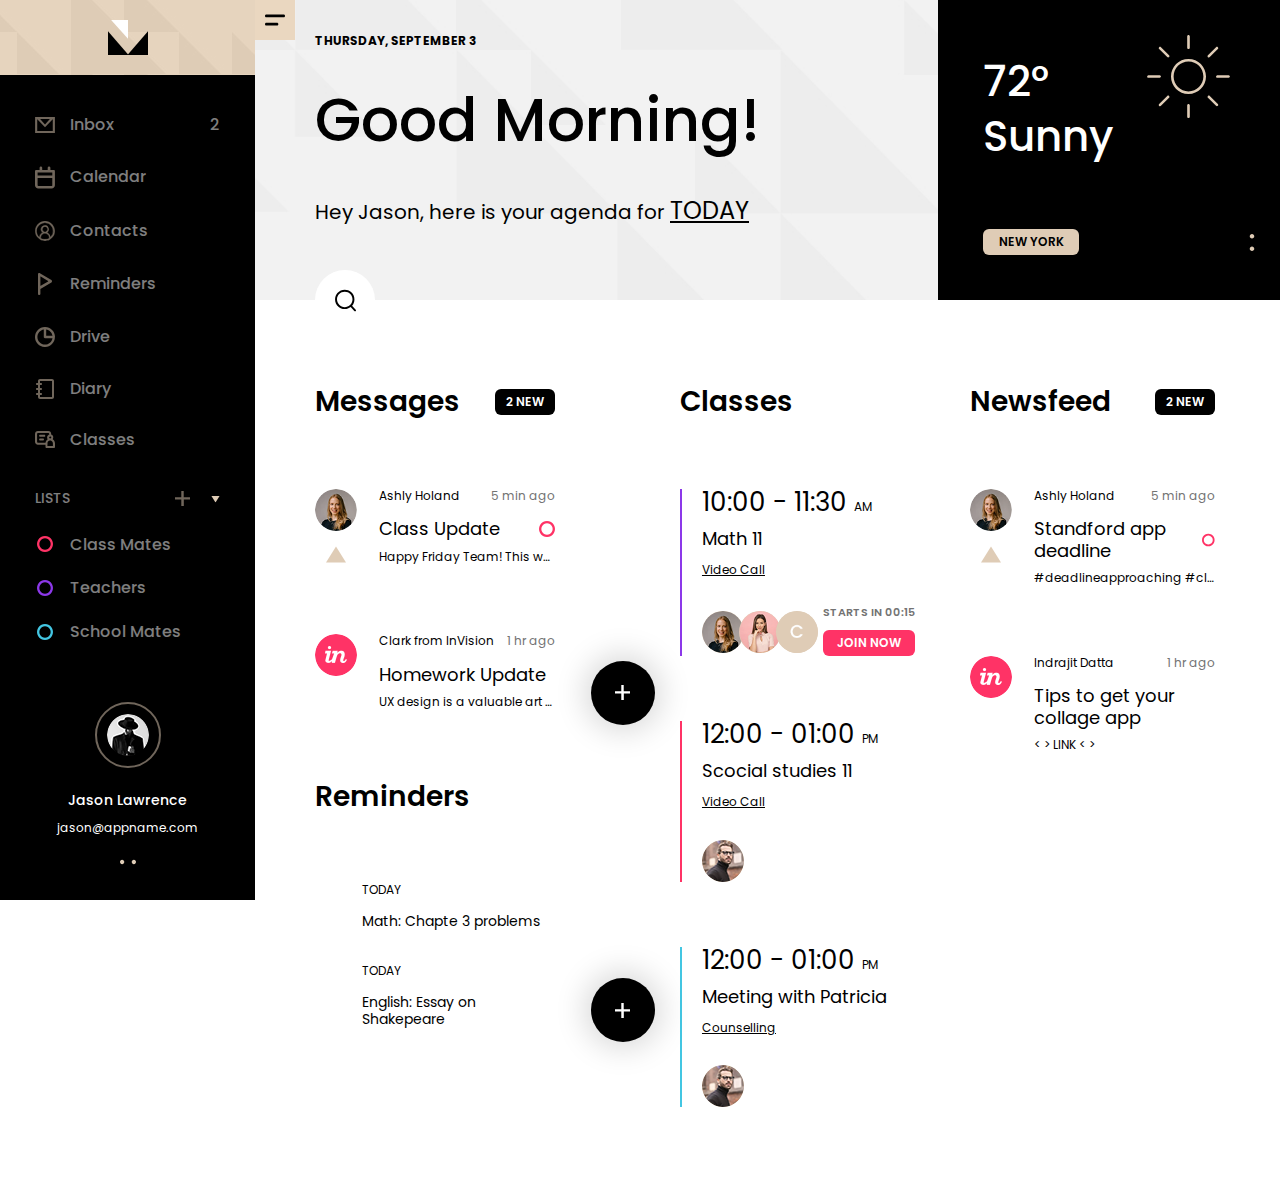
<file: index.html>
<!DOCTYPE html>
<html lang="en">

<head>
   <meta charset="UTF-8">
   <meta name="viewport" content="width=device-width, initial-scale=1.0">
   <meta content="IE=edge,chrome=1" http-equiv="X-UA-Compatible">
   <title>QFA-Scope</title>
   <!--css and font link here-->
   <link href="https://fonts.googleapis.com/css2?family=Poppins:wght@100;200;300;400;500;600;700;800;900&display=swap"
      rel="stylesheet">
   <link rel="stylesheet" href="https://pro.fontawesome.com/releases/v5.10.0/css/all.css"
      integrity="sha384-AYmEC3Yw5cVb3ZcuHtOA93w35dYTsvhLPVnYs9eStHfGJvOvKxVfELGroGkvsg+p" crossorigin="anonymous" />
   <link rel="stylesheet" href="css/bootstrap.min.css">
   <link rel="stylesheet" href="css/slick.css">
   <link rel="stylesheet" href="css/style.css">
   <link rel="stylesheet" href="css/responsive.css">
   <!--css and font link end here-->
</head>

<body>
   <div class="main d-flex align-items-stretch">
      <div id="sidebar" class="sidebar">
         <a href="#" id="icon-menu" class="icon-menu d-flex">
            <svg width="20" height="20" version="1.1" id="Layer_1" xmlns="http://www.w3.org/2000/svg"
               xmlns:xlink="http://www.w3.org/1999/xlink" x="0px" y="0px" viewBox="0 0 18 10"
               style="enable-background:new 0 0 18 10;" xml:space="preserve">
               <path id="ic_about"
                  d="M16.8,2.6H1.2C0.5,2.6,0,2,0,1.4V1.2C0,0.5,0.5,0,1.2,0h15.6C17.5,0,18,0.5,18,1.2v0.2 C18,2,17.5,2.6,16.8,2.6z M10.8,10H1.2C0.5,10,0,9.5,0,8.8V8.6C0,8,0.5,7.4,1.2,7.4h9.6C11.5,7.4,12,8,12,8.6v0.2 C12,9.5,11.5,10,10.8,10z" />
            </svg>
         </a>
         <div class="logo">
            <img src="img/logo-small.png" alt="" width="40" height="35" />
         </div>
         <ul class="menu-link-list">
            <li>
               <a href="inbox.html" class="link">
                  <svg class="icon" width="20" height="16" version="1.1" id="Layer_1" xmlns="http://www.w3.org/2000/svg"
                     xmlns:xlink="http://www.w3.org/1999/xlink" x="0px" y="0px" viewBox="0 0 26 21"
                     style="enable-background:new 0 0 26 21;" xml:space="preserve">
                     <path id="ic_email"
                        d="M23.2,2.6v15.8H2.8V2.6H23.2 M26,0H0v21h26V0L26,0z M19.4,2.6L13,9.8L6.6,2.6H19.4 M26,0H0 l13,13.6L26,0L26,0z" />
                  </svg>
                  <span>Inbox</span>
                  <b class="lblMsg">2</b>
               </a>
            </li>
            <li>
               <a href="calender.html" class="link">
                  <svg class="icon" width="20" height="23" version="1.1" id="Layer_1" xmlns="http://www.w3.org/2000/svg"
                     xmlns:xlink="http://www.w3.org/1999/xlink" x="0px" y="0px" viewBox="0 0 20 22"
                     style="enable-background:new 0 0 20 22;" xml:space="preserve">
                     <path id="ic_calendar"
                        d="M18.7,3.6h-3.3V1.3C15.4,0.6,14.7,0,14,0c-0.7,0-1.3,0.6-1.3,1.3v2.3H7.2V1.3 C7.2,0.6,6.6,0,5.9,0C5.2,0,4.6,0.6,4.6,1.3v2.3H1.3C0.6,3.6,0,4.1,0,4.8c0,0,0,0,0,0v13.9c0,1.8,1.5,3.3,3.3,3.3c0,0,0,0,0,0h13.3 c1.8,0,3.3-1.4,3.3-3.3c0,0,0,0,0,0V4.9C20,4.1,19.4,3.6,18.7,3.6C18.7,3.6,18.7,3.6,18.7,3.6z M2.6,6.1h14.7v2.8H2.6V6.1z M17.4,18.8c0,0.4-0.3,0.7-0.7,0.7c0,0,0,0,0,0H3.3c-0.4,0-0.7-0.3-0.7-0.7c0,0,0,0,0,0v-7.3h14.7V18.8z" />
                  </svg>
                  <span>Calendar</span>
               </a>
            </li>
            <li>
               <a href="#" class="link">
                  <svg class="icon" width="20" height="20" version="1.1" id="Layer_1" xmlns="http://www.w3.org/2000/svg"
                     xmlns:xlink="http://www.w3.org/1999/xlink" x="0px" y="0px" viewBox="0 0 28 28"
                     style="enable-background:new 0 0 28 28;" xml:space="preserve">
                     <path id="ic_user"
                        d="M14,0.2C6.4,0.2,0.2,6.4,0.3,14S6.4,27.8,14,27.8c7.6,0,13.7-6.2,13.8-13.8 C27.8,6.4,21.6,0.2,14,0.2z M8.3,23.9v-0.7c0-3.2,2.6-5.7,5.8-5.7c3.1,0,5.6,2.6,5.7,5.7v0.7C16.2,26,11.8,26,8.3,23.9L8.3,23.9z M10.6,11.7c0-1.9,1.5-3.4,3.4-3.4c1.9,0,3.4,1.5,3.4,3.4c0,1.9-1.5,3.4-3.4,3.4C12.1,15.2,10.6,13.6,10.6,11.7 C10.6,11.7,10.6,11.7,10.6,11.7L10.6,11.7z M22,22.2c-0.3-2.6-1.9-5-4.3-6.2c2.4-2,2.7-5.7,0.7-8.1s-5.7-2.7-8.1-0.7 s-2.7,5.7-0.7,8.1c0.2,0.2,0.4,0.5,0.7,0.7c-2.4,1.2-4,3.5-4.3,6.2C1.5,17.8,1.4,10.6,5.8,6C10.2,1.4,17.4,1.3,22,5.7 c4.6,4.4,4.7,11.7,0.3,16.2C22.2,22.1,22.1,22.1,22,22.2L22,22.2z M14,28C6.3,28,0,21.7,0,14C0,6.3,6.2,0,14,0c0,0,0,0,0,0l0,0 c7.7,0,14,6.2,14,14C28,21.7,21.8,28,14,28C14,28,14,28,14,28z M14,0.5C6.5,0.5,0.5,6.5,0.5,14c0,7.5,6.1,13.5,13.6,13.5 c7.5,0,13.5-6.1,13.5-13.5C27.5,6.5,21.5,0.5,14,0.5L14,0.5z M14,25.7c-2.1,0-4.1-0.5-5.9-1.6L8,24.1v-0.9c0-3.3,2.7-6,6-6 c3.3,0,6,2.7,6,6c0,0,0,0,0,0v0.9l-0.1,0.1C18.1,25.2,16.1,25.7,14,25.7z M8.5,23.8c3.4,1.9,7.6,1.9,11,0v-0.6c0-3-2.5-5.5-5.6-5.4 c-3,0-5.4,2.5-5.4,5.4V23.8z M6.2,22.7l-0.3-0.3C1.2,17.9,1.1,10.5,5.6,5.9c2.2-2.2,5.1-3.5,8.2-3.6H14c6.5,0,11.7,5.2,11.7,11.7 c0,3-1.2,6-3.3,8.1c-0.1,0.1-0.2,0.2-0.3,0.3l-0.3,0.3l-0.1-0.4c-0.3-2.6-1.9-4.8-4.2-6l-0.3-0.2l0.3-0.2c2.3-2,2.6-5.4,0.7-7.8 s-5.4-2.6-7.8-0.7c-2.3,2-2.6,5.4-0.7,7.8c0.2,0.2,0.4,0.5,0.7,0.7l0.3,0.2l-0.3,0.2c-2.3,1.2-3.9,3.4-4.2,6L6.2,22.7z M14,2.7h-0.2 C7.6,2.8,2.6,8,2.7,14.2c0,2.8,1.2,5.5,3.1,7.6c0.4-2.4,1.9-4.5,4-5.7c-2.4-2.3-2.5-6-0.3-8.4c0.2-0.2,0.3-0.3,0.5-0.5 c2.5-2.1,6.3-1.8,8.4,0.7c2,2.4,1.8,6-0.5,8.2c2.1,1.2,3.6,3.3,4,5.7c4.3-4.5,4.1-11.6-0.3-15.9C19.7,3.9,16.9,2.7,14,2.7L14,2.7z M14,15.4c-2,0-3.7-1.6-3.7-3.7C10.4,9.7,12,8,14,8c2,0,3.7,1.6,3.7,3.7C17.7,13.7,16,15.4,14,15.4C14,15.4,14,15.4,14,15.4L14,15.4 z M14,8.5c-1.8,0-3.2,1.4-3.2,3.2c0,1.8,1.4,3.2,3.2,3.2s3.2-1.4,3.2-3.2c0,0,0,0,0,0C17.2,9.9,15.8,8.5,14,8.5L14,8.5z" />
                  </svg>
                  <span>Contacts</span>
               </a>
            </li>
            <li>
               <a href="reminders.html" class="link">
                  <svg class="icon" width="14" height="22" version="1.1" id="Layer_1" xmlns="http://www.w3.org/2000/svg"
                     xmlns:xlink="http://www.w3.org/1999/xlink" x="0px" y="0px" viewBox="0 0 14 22"
                     style="enable-background:new 0 0 14 22;" xml:space="preserve">
                     <path id="ic_reminders_copy"
                        d="M13.4,7.1L1.9,0.2c0,0-0.1,0-0.1-0.1C1.7,0.1,1.6,0.1,1.5,0C1.4,0,1.3,0,1.2,0 C0.5,0,0,0.6,0,1.2c0,0,0,0,0,0v19.5C0,21.4,0.5,22,1.1,22s1.2-0.5,1.3-1.1c0,0,0-0.1,0-0.1v-4.8l11-6.6C13.8,9.1,14,8.7,14,8.2 C14,7.8,13.8,7.4,13.4,7.1z M2.4,12.7V3.8c0-0.1,0.1-0.2,0.2-0.2c0,0,0.1,0,0.1,0l7.4,4.4c0.1,0.1,0.1,0.2,0.1,0.3c0,0,0,0-0.1,0.1 l-7.4,4.4c-0.1,0.1-0.2,0-0.3-0.1C2.4,12.7,2.4,12.7,2.4,12.7L2.4,12.7z" />
                  </svg>
                  <span>Reminders</span>
               </a>
            </li>
            <li>
               <a href="file-management.html" class="link">
                  <svg class="icon" width="20" height="20" version="1.1" id="Layer_1" xmlns="http://www.w3.org/2000/svg"
                     xmlns:xlink="http://www.w3.org/1999/xlink" x="0px" y="0px" viewBox="0 0 20 20"
                     style="enable-background:new 0 0 20 20;" xml:space="preserve">
                     <path id="ic_drive_copy"
                        d="M20,9.8c-0.1-5.3-4.4-9.6-9.8-9.7c-0.1,0-0.2,0-0.2,0C9.9,0,9.8,0,9.8,0 C4.2,0.2-0.1,4.7,0,10.3c0.1,5.5,4.7,9.9,10.2,9.7c5.3-0.1,9.6-4.4,9.7-9.7c0-0.1,0-0.2,0-0.2C20,9.9,20,9.8,20,9.8z M10,17.6 c-4.2,0-7.6-3.4-7.6-7.6c0-3.7,2.7-6.9,6.4-7.5V10c0,0.7,0.5,1.2,1.2,1.2h7.5C16.9,14.9,13.7,17.6,10,17.6z M11.2,8.8V2.5 C14.4,3,17,5.6,17.5,8.8H11.2z" />
                  </svg>
                  <span>Drive</span>
               </a>
            </li>
            <li>
               <a href="#" class="link">
                  <svg class="icon" width="18" height="20" version="1.1" id="Layer_1" xmlns="http://www.w3.org/2000/svg"
                     xmlns:xlink="http://www.w3.org/1999/xlink" x="0px" y="0px" viewBox="0 0 18 20"
                     style="enable-background:new 0 0 18 20;" xml:space="preserve">
                     <path id="ic_diary"
                        d="M16,0H4C2.9,0,2,0.9,2,2v2H1C0.4,4,0,4.4,0,5s0.4,1,1,1h1v3H1c-0.6,0-1,0.4-1,1s0.4,1,1,1h1v3H1 c-0.6,0-1,0.4-1,1s0.4,1,1,1h1v2c0,1.1,0.9,2,2,2h12c1.1,0,2-0.9,2-2V2C18,0.9,17.1,0,16,0z M4,18v-2h1c0.6,0,1-0.4,1-1s-0.4-1-1-1 H4v-3h1c0.6,0,1-0.4,1-1S5.6,9,5,9H4V6h1c0.6,0,1-0.4,1-1S5.6,4,5,4H4V2h12v16H4z" />
                  </svg>
                  <span>Diary</span>
               </a>
            </li>
            <li>
               <a href="class-management.html" class="link">
                  <svg class="icon" width="20" height="17" version="1.1" id="Layer_1" xmlns="http://www.w3.org/2000/svg"
                     xmlns:xlink="http://www.w3.org/1999/xlink" x="0px" y="0px" viewBox="0 0 20 17"
                     style="enable-background:new 0 0 20 17;" xml:space="preserve">
                     <path id="ic_classes"
                        d="M15.2,7.5c-0.5,0-0.9-0.3-1-0.8v3c0.3-0.1,0.7-0.2,1-0.2c0.4,0,0.7,0.1,1,0.2v-3 C16.1,7.2,15.7,7.5,15.2,7.5z M13.3,0H2.9C1.3,0,0,1.3,0,2.9c0,0,0,0,0,0v7.9c0,1.6,1.3,2.9,2.9,2.9c0,0,0,0,0,0h9.6v-1.4 c0-0.2,0-0.4,0.1-0.6H2.9c-0.5,0-0.8-0.4-0.8-0.8V2.9c0-0.5,0.4-0.8,0.8-0.8h10.5c0.5,0,0.8,0.4,0.8,0.8c0,0,0,0,0,0v3.2 c0.2-0.6,0.7-0.9,1.3-0.7c0.4,0.1,0.6,0.4,0.7,0.7V2.9C16.2,1.3,15,0,13.3,0C13.4,0,13.4,0,13.3,0z M14.2,9.4v0.4 c0.3-0.1,0.7-0.2,1-0.2C14.9,9.6,14.5,9.5,14.2,9.4z M16.2,3.4c-0.3-0.1-0.7-0.2-1-0.2c-0.3,0-0.7,0.1-1,0.2c-1.3,0.4-2.1,1.6-2.1,3 c0,0.7,0.2,1.3,0.6,1.8c0.4,0.5,0.9,0.9,1.5,1.2c0.3,0.1,0.7,0.2,1,0.2c0.3,0,0.7-0.1,1-0.2c0.6-0.2,1.1-0.6,1.5-1.2 c1-1.4,0.7-3.4-0.7-4.4C16.8,3.7,16.5,3.5,16.2,3.4z M14.2,6.8c0-0.1-0.1-0.2-0.1-0.3c0-0.1,0-0.2,0.1-0.3c0.2-0.6,0.7-0.9,1.3-0.7 c0.4,0.1,0.6,0.4,0.7,0.7c0,0.1,0.1,0.2,0.1,0.3c0,0.1,0,0.2-0.1,0.3c-0.2,0.6-0.8,0.9-1.3,0.7C14.6,7.3,14.3,7.1,14.2,6.8z M17.7,8.2c-0.5-0.3-1-0.5-1.5-0.6c-0.3-0.1-0.7-0.1-1-0.1c-0.3,0-0.7,0-1,0.1c-0.5,0.1-1,0.3-1.5,0.6c-1.2,0.8-2,2-2.2,3.5 c0,0.2,0,0.4,0,0.6V16c0,0.6,0.5,1,1,1H19c0.6,0,1-0.5,1-1v-3.6C20,10.7,19.1,9.1,17.7,8.2z M17.9,14.9h-5.5v-2.6 c0-0.2,0-0.4,0.1-0.6c0.2-0.9,0.8-1.6,1.7-1.9c0.3-0.1,0.7-0.2,1-0.2c0.4,0,0.7,0.1,1,0.2c1,0.4,1.7,1.4,1.7,2.6V14.9z M9.3,5.8H5.1 c-0.6,0-1-0.5-1-1l0,0c0-0.6,0.5-1,1-1h4.2c0.6,0,1,0.5,1,1l0,0C10.3,5.4,9.9,5.8,9.3,5.8L9.3,5.8z M8,9.6H5.1c-0.6,0-1-0.5-1-1l0,0 c0-0.6,0.5-1,1-1H8c0.6,0,1,0.5,1,1l0,0C9,9.1,8.5,9.6,8,9.6L8,9.6z" />
                  </svg>
                  <span>Classes</span>
               </a>
            </li>
            <li class="dropdown drpLinks-sec">
               <a href="#" class="link text-uppercase" data-toggle="collapse" data-target="#lists">
                  <span class="drpText">Lists</span>
               </a>
               <a href="#" class="s-icon-add">
                  <svg width="15" height="15" version="1.1" id="Layer_1" xmlns="http://www.w3.org/2000/svg"
                     xmlns:xlink="http://www.w3.org/1999/xlink" x="0px" y="0px" viewBox="0 0 14.3 14.3"
                     style="enable-background:new 0 0 14.3 14.3;" xml:space="preserve">
                     <path id="ic_plus" d="M8.3,6V0H6v6H0v2.2H6v6h2.4v-6h5.9V6L8.3,6L8.3,6z" />
                  </svg>
               </a>

               <ul class="sub-menu collapse show" id="lists">
                  <li>
                     <a href="#" class="link">
                        <svg class="icon" xmlns="http://www.w3.org/2000/svg" xmlns:xlink="http://www.w3.org/1999/xlink"
                           xmlns:svgjs="http://svgjs.com/svgjs" version="1.1" width="16" height="16" x="0" y="0"
                           viewBox="0 0 438.533 438.533" style="enable-background:new 0 0 512 512" xml:space="preserve"
                           class="">
                           <g>
                              <g xmlns="http://www.w3.org/2000/svg">
                                 <path
                                    d="M409.133,109.203c-19.608-33.592-46.205-60.189-79.798-79.796C295.736,9.801,259.058,0,219.273,0   c-39.781,0-76.47,9.801-110.063,29.407c-33.595,19.604-60.192,46.201-79.8,79.796C9.801,142.8,0,179.489,0,219.267   c0,39.78,9.804,76.463,29.407,110.062c19.607,33.592,46.204,60.189,79.799,79.798c33.597,19.605,70.283,29.407,110.063,29.407   s76.47-9.802,110.065-29.407c33.593-19.602,60.189-46.206,79.795-79.798c19.603-33.596,29.403-70.284,29.403-110.062   C438.533,179.485,428.732,142.795,409.133,109.203z M353.742,297.208c-13.894,23.791-32.736,42.633-56.527,56.534   c-23.791,13.894-49.771,20.834-77.945,20.834c-28.167,0-54.149-6.94-77.943-20.834c-23.791-13.901-42.633-32.743-56.527-56.534   c-13.897-23.791-20.843-49.772-20.843-77.941c0-28.171,6.949-54.152,20.843-77.943c13.891-23.791,32.738-42.637,56.527-56.53   c23.791-13.895,49.772-20.84,77.943-20.84c28.173,0,54.154,6.945,77.945,20.84c23.791,13.894,42.634,32.739,56.527,56.53   c13.895,23.791,20.838,49.772,20.838,77.943C374.58,247.436,367.637,273.417,353.742,297.208z"
                                    fill="#ff3366" data-original="#000000" style="" class="" />
                              </g>
                        </svg>
                        <span>Class mates</span>
                     </a>
                  </li>
                  <li>
                     <a href="#" class="link">
                        <svg class="icon" xmlns="http://www.w3.org/2000/svg" xmlns:xlink="http://www.w3.org/1999/xlink"
                           xmlns:svgjs="http://svgjs.com/svgjs" version="1.1" width="16" height="16" x="0" y="0"
                           viewBox="0 0 438.533 438.533" style="enable-background:new 0 0 512 512" xml:space="preserve"
                           class="">
                           <g>
                              <g xmlns="http://www.w3.org/2000/svg">
                                 <path
                                    d="M409.133,109.203c-19.608-33.592-46.205-60.189-79.798-79.796C295.736,9.801,259.058,0,219.273,0   c-39.781,0-76.47,9.801-110.063,29.407c-33.595,19.604-60.192,46.201-79.8,79.796C9.801,142.8,0,179.489,0,219.267   c0,39.78,9.804,76.463,29.407,110.062c19.607,33.592,46.204,60.189,79.799,79.798c33.597,19.605,70.283,29.407,110.063,29.407   s76.47-9.802,110.065-29.407c33.593-19.602,60.189-46.206,79.795-79.798c19.603-33.596,29.403-70.284,29.403-110.062   C438.533,179.485,428.732,142.795,409.133,109.203z M353.742,297.208c-13.894,23.791-32.736,42.633-56.527,56.534   c-23.791,13.894-49.771,20.834-77.945,20.834c-28.167,0-54.149-6.94-77.943-20.834c-23.791-13.901-42.633-32.743-56.527-56.534   c-13.897-23.791-20.843-49.772-20.843-77.941c0-28.171,6.949-54.152,20.843-77.943c13.891-23.791,32.738-42.637,56.527-56.53   c23.791-13.895,49.772-20.84,77.943-20.84c28.173,0,54.154,6.945,77.945,20.84c23.791,13.894,42.634,32.739,56.527,56.53   c13.895,23.791,20.838,49.772,20.838,77.943C374.58,247.436,367.637,273.417,353.742,297.208z"
                                    fill="#8c38e9" data-original="#000000" style="" class="" />
                              </g>
                        </svg>
                        <span>Teachers</span>
                     </a>
                  </li>
                  <li>
                     <a href="#" class="link">
                        <svg class="icon" xmlns="http://www.w3.org/2000/svg" xmlns:xlink="http://www.w3.org/1999/xlink"
                           xmlns:svgjs="http://svgjs.com/svgjs" version="1.1" width="16" height="16" x="0" y="0"
                           viewBox="0 0 438.533 438.533" style="enable-background:new 0 0 512 512" xml:space="preserve"
                           class="">
                           <g>
                              <g xmlns="http://www.w3.org/2000/svg">
                                 <path
                                    d="M409.133,109.203c-19.608-33.592-46.205-60.189-79.798-79.796C295.736,9.801,259.058,0,219.273,0   c-39.781,0-76.47,9.801-110.063,29.407c-33.595,19.604-60.192,46.201-79.8,79.796C9.801,142.8,0,179.489,0,219.267   c0,39.78,9.804,76.463,29.407,110.062c19.607,33.592,46.204,60.189,79.799,79.798c33.597,19.605,70.283,29.407,110.063,29.407   s76.47-9.802,110.065-29.407c33.593-19.602,60.189-46.206,79.795-79.798c19.603-33.596,29.403-70.284,29.403-110.062   C438.533,179.485,428.732,142.795,409.133,109.203z M353.742,297.208c-13.894,23.791-32.736,42.633-56.527,56.534   c-23.791,13.894-49.771,20.834-77.945,20.834c-28.167,0-54.149-6.94-77.943-20.834c-23.791-13.901-42.633-32.743-56.527-56.534   c-13.897-23.791-20.843-49.772-20.843-77.941c0-28.171,6.949-54.152,20.843-77.943c13.891-23.791,32.738-42.637,56.527-56.53   c23.791-13.895,49.772-20.84,77.943-20.84c28.173,0,54.154,6.945,77.945,20.84c23.791,13.894,42.634,32.739,56.527,56.53   c13.895,23.791,20.838,49.772,20.838,77.943C374.58,247.436,367.637,273.417,353.742,297.208z"
                                    fill="#43c6e2" data-original="#000000" style="" class="" />
                              </g>
                        </svg>
                        <span>School mates</span>
                     </a>
                  </li>
               </ul>
            </li>
            <li class="dropdown drpTools-sec">
               <a href="#" class="link collapsed text-uppercase" data-toggle="collapse" data-target="#tools">
                  <span class="drpText">Tools</span>
               </a>
               <ul class="sub-menu collapse" id="tools">
                  <li>
                     <a href="#" class="link">
                        <svg class="icon" width="20" height="23" version="1.1" id="Layer_1"
                           xmlns="http://www.w3.org/2000/svg" xmlns:xlink="http://www.w3.org/1999/xlink" x="0px" y="0px"
                           viewBox="0 0 20 22" style="enable-background:new 0 0 20 22;" xml:space="preserve">
                           <path id="ic_calendar"
                              d="M18.7,3.6h-3.3V1.3C15.4,0.6,14.7,0,14,0c-0.7,0-1.3,0.6-1.3,1.3v2.3H7.2V1.3 C7.2,0.6,6.6,0,5.9,0C5.2,0,4.6,0.6,4.6,1.3v2.3H1.3C0.6,3.6,0,4.1,0,4.8c0,0,0,0,0,0v13.9c0,1.8,1.5,3.3,3.3,3.3c0,0,0,0,0,0h13.3 c1.8,0,3.3-1.4,3.3-3.3c0,0,0,0,0,0V4.9C20,4.1,19.4,3.6,18.7,3.6C18.7,3.6,18.7,3.6,18.7,3.6z M2.6,6.1h14.7v2.8H2.6V6.1z M17.4,18.8c0,0.4-0.3,0.7-0.7,0.7c0,0,0,0,0,0H3.3c-0.4,0-0.7-0.3-0.7-0.7c0,0,0,0,0,0v-7.3h14.7V18.8z" />
                        </svg>
                        <span>Calendar</span>
                     </a>
                  </li>
                  <li>
                     <a href="#" class="link">
                        <svg class="icon" width="20" height="20" version="1.1" id="Layer_1"
                           xmlns="http://www.w3.org/2000/svg" xmlns:xlink="http://www.w3.org/1999/xlink" x="0px" y="0px"
                           viewBox="0 0 28 28" style="enable-background:new 0 0 28 28;" xml:space="preserve">
                           <path id="ic_user"
                              d="M14,0.2C6.4,0.2,0.2,6.4,0.3,14S6.4,27.8,14,27.8c7.6,0,13.7-6.2,13.8-13.8 C27.8,6.4,21.6,0.2,14,0.2z M8.3,23.9v-0.7c0-3.2,2.6-5.7,5.8-5.7c3.1,0,5.6,2.6,5.7,5.7v0.7C16.2,26,11.8,26,8.3,23.9L8.3,23.9z M10.6,11.7c0-1.9,1.5-3.4,3.4-3.4c1.9,0,3.4,1.5,3.4,3.4c0,1.9-1.5,3.4-3.4,3.4C12.1,15.2,10.6,13.6,10.6,11.7 C10.6,11.7,10.6,11.7,10.6,11.7L10.6,11.7z M22,22.2c-0.3-2.6-1.9-5-4.3-6.2c2.4-2,2.7-5.7,0.7-8.1s-5.7-2.7-8.1-0.7 s-2.7,5.7-0.7,8.1c0.2,0.2,0.4,0.5,0.7,0.7c-2.4,1.2-4,3.5-4.3,6.2C1.5,17.8,1.4,10.6,5.8,6C10.2,1.4,17.4,1.3,22,5.7 c4.6,4.4,4.7,11.7,0.3,16.2C22.2,22.1,22.1,22.1,22,22.2L22,22.2z M14,28C6.3,28,0,21.7,0,14C0,6.3,6.2,0,14,0c0,0,0,0,0,0l0,0 c7.7,0,14,6.2,14,14C28,21.7,21.8,28,14,28C14,28,14,28,14,28z M14,0.5C6.5,0.5,0.5,6.5,0.5,14c0,7.5,6.1,13.5,13.6,13.5 c7.5,0,13.5-6.1,13.5-13.5C27.5,6.5,21.5,0.5,14,0.5L14,0.5z M14,25.7c-2.1,0-4.1-0.5-5.9-1.6L8,24.1v-0.9c0-3.3,2.7-6,6-6 c3.3,0,6,2.7,6,6c0,0,0,0,0,0v0.9l-0.1,0.1C18.1,25.2,16.1,25.7,14,25.7z M8.5,23.8c3.4,1.9,7.6,1.9,11,0v-0.6c0-3-2.5-5.5-5.6-5.4 c-3,0-5.4,2.5-5.4,5.4V23.8z M6.2,22.7l-0.3-0.3C1.2,17.9,1.1,10.5,5.6,5.9c2.2-2.2,5.1-3.5,8.2-3.6H14c6.5,0,11.7,5.2,11.7,11.7 c0,3-1.2,6-3.3,8.1c-0.1,0.1-0.2,0.2-0.3,0.3l-0.3,0.3l-0.1-0.4c-0.3-2.6-1.9-4.8-4.2-6l-0.3-0.2l0.3-0.2c2.3-2,2.6-5.4,0.7-7.8 s-5.4-2.6-7.8-0.7c-2.3,2-2.6,5.4-0.7,7.8c0.2,0.2,0.4,0.5,0.7,0.7l0.3,0.2l-0.3,0.2c-2.3,1.2-3.9,3.4-4.2,6L6.2,22.7z M14,2.7h-0.2 C7.6,2.8,2.6,8,2.7,14.2c0,2.8,1.2,5.5,3.1,7.6c0.4-2.4,1.9-4.5,4-5.7c-2.4-2.3-2.5-6-0.3-8.4c0.2-0.2,0.3-0.3,0.5-0.5 c2.5-2.1,6.3-1.8,8.4,0.7c2,2.4,1.8,6-0.5,8.2c2.1,1.2,3.6,3.3,4,5.7c4.3-4.5,4.1-11.6-0.3-15.9C19.7,3.9,16.9,2.7,14,2.7L14,2.7z M14,15.4c-2,0-3.7-1.6-3.7-3.7C10.4,9.7,12,8,14,8c2,0,3.7,1.6,3.7,3.7C17.7,13.7,16,15.4,14,15.4C14,15.4,14,15.4,14,15.4L14,15.4 z M14,8.5c-1.8,0-3.2,1.4-3.2,3.2c0,1.8,1.4,3.2,3.2,3.2s3.2-1.4,3.2-3.2c0,0,0,0,0,0C17.2,9.9,15.8,8.5,14,8.5L14,8.5z" />
                        </svg>
                        <span>Contacts</span>
                     </a>
                  </li>
                  <li>
                     <a href="#" class="link">
                        <svg class="icon" width="14" height="22" version="1.1" id="Layer_1"
                           xmlns="http://www.w3.org/2000/svg" xmlns:xlink="http://www.w3.org/1999/xlink" x="0px" y="0px"
                           viewBox="0 0 14 22" style="enable-background:new 0 0 14 22;" xml:space="preserve">
                           <path id="ic_reminders_copy"
                              d="M13.4,7.1L1.9,0.2c0,0-0.1,0-0.1-0.1C1.7,0.1,1.6,0.1,1.5,0C1.4,0,1.3,0,1.2,0 C0.5,0,0,0.6,0,1.2c0,0,0,0,0,0v19.5C0,21.4,0.5,22,1.1,22s1.2-0.5,1.3-1.1c0,0,0-0.1,0-0.1v-4.8l11-6.6C13.8,9.1,14,8.7,14,8.2 C14,7.8,13.8,7.4,13.4,7.1z M2.4,12.7V3.8c0-0.1,0.1-0.2,0.2-0.2c0,0,0.1,0,0.1,0l7.4,4.4c0.1,0.1,0.1,0.2,0.1,0.3c0,0,0,0-0.1,0.1 l-7.4,4.4c-0.1,0.1-0.2,0-0.3-0.1C2.4,12.7,2.4,12.7,2.4,12.7L2.4,12.7z" />
                        </svg>
                        <span>Reminders</span>
                     </a>
                  </li>
                  <li>
                     <a href="#" class="link">
                        <svg class="icon" width="20" height="20" version="1.1" id="Layer_1"
                           xmlns="http://www.w3.org/2000/svg" xmlns:xlink="http://www.w3.org/1999/xlink" x="0px" y="0px"
                           viewBox="0 0 20 20" style="enable-background:new 0 0 20 20;" xml:space="preserve">
                           <path id="ic_drive_copy"
                              d="M20,9.8c-0.1-5.3-4.4-9.6-9.8-9.7c-0.1,0-0.2,0-0.2,0C9.9,0,9.8,0,9.8,0 C4.2,0.2-0.1,4.7,0,10.3c0.1,5.5,4.7,9.9,10.2,9.7c5.3-0.1,9.6-4.4,9.7-9.7c0-0.1,0-0.2,0-0.2C20,9.9,20,9.8,20,9.8z M10,17.6 c-4.2,0-7.6-3.4-7.6-7.6c0-3.7,2.7-6.9,6.4-7.5V10c0,0.7,0.5,1.2,1.2,1.2h7.5C16.9,14.9,13.7,17.6,10,17.6z M11.2,8.8V2.5 C14.4,3,17,5.6,17.5,8.8H11.2z" />
                        </svg>
                        <span>Drive</span>
                     </a>
                  </li>
               </ul>
            </li>
            <li class="r-sblink">
               <a href="#" class="link">
                  <svg class="icon" width="20" height="23" version="1.1" id="Layer_1" xmlns="http://www.w3.org/2000/svg"
                     xmlns:xlink="http://www.w3.org/1999/xlink" x="0px" y="0px" viewBox="0 0 20 22"
                     style="enable-background:new 0 0 20 22;" xml:space="preserve">
                     <path id="ic_calendar"
                        d="M18.7,3.6h-3.3V1.3C15.4,0.6,14.7,0,14,0c-0.7,0-1.3,0.6-1.3,1.3v2.3H7.2V1.3 C7.2,0.6,6.6,0,5.9,0C5.2,0,4.6,0.6,4.6,1.3v2.3H1.3C0.6,3.6,0,4.1,0,4.8c0,0,0,0,0,0v13.9c0,1.8,1.5,3.3,3.3,3.3c0,0,0,0,0,0h13.3 c1.8,0,3.3-1.4,3.3-3.3c0,0,0,0,0,0V4.9C20,4.1,19.4,3.6,18.7,3.6C18.7,3.6,18.7,3.6,18.7,3.6z M2.6,6.1h14.7v2.8H2.6V6.1z M17.4,18.8c0,0.4-0.3,0.7-0.7,0.7c0,0,0,0,0,0H3.3c-0.4,0-0.7-0.3-0.7-0.7c0,0,0,0,0,0v-7.3h14.7V18.8z" />
                  </svg>
                  <span>Calendar</span>
               </a>
            </li>
            <li class="r-sblink">
               <a href="#" class="link">
                  <svg class="icon" width="20" height="20" version="1.1" id="Layer_1" xmlns="http://www.w3.org/2000/svg"
                     xmlns:xlink="http://www.w3.org/1999/xlink" x="0px" y="0px" viewBox="0 0 28 28"
                     style="enable-background:new 0 0 28 28;" xml:space="preserve">
                     <path id="ic_user"
                        d="M14,0.2C6.4,0.2,0.2,6.4,0.3,14S6.4,27.8,14,27.8c7.6,0,13.7-6.2,13.8-13.8 C27.8,6.4,21.6,0.2,14,0.2z M8.3,23.9v-0.7c0-3.2,2.6-5.7,5.8-5.7c3.1,0,5.6,2.6,5.7,5.7v0.7C16.2,26,11.8,26,8.3,23.9L8.3,23.9z M10.6,11.7c0-1.9,1.5-3.4,3.4-3.4c1.9,0,3.4,1.5,3.4,3.4c0,1.9-1.5,3.4-3.4,3.4C12.1,15.2,10.6,13.6,10.6,11.7 C10.6,11.7,10.6,11.7,10.6,11.7L10.6,11.7z M22,22.2c-0.3-2.6-1.9-5-4.3-6.2c2.4-2,2.7-5.7,0.7-8.1s-5.7-2.7-8.1-0.7 s-2.7,5.7-0.7,8.1c0.2,0.2,0.4,0.5,0.7,0.7c-2.4,1.2-4,3.5-4.3,6.2C1.5,17.8,1.4,10.6,5.8,6C10.2,1.4,17.4,1.3,22,5.7 c4.6,4.4,4.7,11.7,0.3,16.2C22.2,22.1,22.1,22.1,22,22.2L22,22.2z M14,28C6.3,28,0,21.7,0,14C0,6.3,6.2,0,14,0c0,0,0,0,0,0l0,0 c7.7,0,14,6.2,14,14C28,21.7,21.8,28,14,28C14,28,14,28,14,28z M14,0.5C6.5,0.5,0.5,6.5,0.5,14c0,7.5,6.1,13.5,13.6,13.5 c7.5,0,13.5-6.1,13.5-13.5C27.5,6.5,21.5,0.5,14,0.5L14,0.5z M14,25.7c-2.1,0-4.1-0.5-5.9-1.6L8,24.1v-0.9c0-3.3,2.7-6,6-6 c3.3,0,6,2.7,6,6c0,0,0,0,0,0v0.9l-0.1,0.1C18.1,25.2,16.1,25.7,14,25.7z M8.5,23.8c3.4,1.9,7.6,1.9,11,0v-0.6c0-3-2.5-5.5-5.6-5.4 c-3,0-5.4,2.5-5.4,5.4V23.8z M6.2,22.7l-0.3-0.3C1.2,17.9,1.1,10.5,5.6,5.9c2.2-2.2,5.1-3.5,8.2-3.6H14c6.5,0,11.7,5.2,11.7,11.7 c0,3-1.2,6-3.3,8.1c-0.1,0.1-0.2,0.2-0.3,0.3l-0.3,0.3l-0.1-0.4c-0.3-2.6-1.9-4.8-4.2-6l-0.3-0.2l0.3-0.2c2.3-2,2.6-5.4,0.7-7.8 s-5.4-2.6-7.8-0.7c-2.3,2-2.6,5.4-0.7,7.8c0.2,0.2,0.4,0.5,0.7,0.7l0.3,0.2l-0.3,0.2c-2.3,1.2-3.9,3.4-4.2,6L6.2,22.7z M14,2.7h-0.2 C7.6,2.8,2.6,8,2.7,14.2c0,2.8,1.2,5.5,3.1,7.6c0.4-2.4,1.9-4.5,4-5.7c-2.4-2.3-2.5-6-0.3-8.4c0.2-0.2,0.3-0.3,0.5-0.5 c2.5-2.1,6.3-1.8,8.4,0.7c2,2.4,1.8,6-0.5,8.2c2.1,1.2,3.6,3.3,4,5.7c4.3-4.5,4.1-11.6-0.3-15.9C19.7,3.9,16.9,2.7,14,2.7L14,2.7z M14,15.4c-2,0-3.7-1.6-3.7-3.7C10.4,9.7,12,8,14,8c2,0,3.7,1.6,3.7,3.7C17.7,13.7,16,15.4,14,15.4C14,15.4,14,15.4,14,15.4L14,15.4 z M14,8.5c-1.8,0-3.2,1.4-3.2,3.2c0,1.8,1.4,3.2,3.2,3.2s3.2-1.4,3.2-3.2c0,0,0,0,0,0C17.2,9.9,15.8,8.5,14,8.5L14,8.5z" />
                  </svg>
                  <span>Contacts</span>
               </a>
            </li>
            <li class="r-sblink">
               <a href="reminders.html" class="link">
                  <svg class="icon" width="14" height="22" version="1.1" id="Layer_1" xmlns="http://www.w3.org/2000/svg"
                     xmlns:xlink="http://www.w3.org/1999/xlink" x="0px" y="0px" viewBox="0 0 14 22"
                     style="enable-background:new 0 0 14 22;" xml:space="preserve">
                     <path id="ic_reminders_copy"
                        d="M13.4,7.1L1.9,0.2c0,0-0.1,0-0.1-0.1C1.7,0.1,1.6,0.1,1.5,0C1.4,0,1.3,0,1.2,0 C0.5,0,0,0.6,0,1.2c0,0,0,0,0,0v19.5C0,21.4,0.5,22,1.1,22s1.2-0.5,1.3-1.1c0,0,0-0.1,0-0.1v-4.8l11-6.6C13.8,9.1,14,8.7,14,8.2 C14,7.8,13.8,7.4,13.4,7.1z M2.4,12.7V3.8c0-0.1,0.1-0.2,0.2-0.2c0,0,0.1,0,0.1,0l7.4,4.4c0.1,0.1,0.1,0.2,0.1,0.3c0,0,0,0-0.1,0.1 l-7.4,4.4c-0.1,0.1-0.2,0-0.3-0.1C2.4,12.7,2.4,12.7,2.4,12.7L2.4,12.7z" />
                  </svg>
                  <span>Reminders</span>
               </a>
            </li>
            <li class="r-sblink">
               <a href="file-management.html" class="link">
                  <svg class="icon" width="20" height="20" version="1.1" id="Layer_1" xmlns="http://www.w3.org/2000/svg"
                     xmlns:xlink="http://www.w3.org/1999/xlink" x="0px" y="0px" viewBox="0 0 20 20"
                     style="enable-background:new 0 0 20 20;" xml:space="preserve">
                     <path id="ic_drive_copy"
                        d="M20,9.8c-0.1-5.3-4.4-9.6-9.8-9.7c-0.1,0-0.2,0-0.2,0C9.9,0,9.8,0,9.8,0 C4.2,0.2-0.1,4.7,0,10.3c0.1,5.5,4.7,9.9,10.2,9.7c5.3-0.1,9.6-4.4,9.7-9.7c0-0.1,0-0.2,0-0.2C20,9.9,20,9.8,20,9.8z M10,17.6 c-4.2,0-7.6-3.4-7.6-7.6c0-3.7,2.7-6.9,6.4-7.5V10c0,0.7,0.5,1.2,1.2,1.2h7.5C16.9,14.9,13.7,17.6,10,17.6z M11.2,8.8V2.5 C14.4,3,17,5.6,17.5,8.8H11.2z" />
                  </svg>
                  <span>Drive</span>
               </a>
            </li>
         </ul>
         <div class="sidebar-bottom text-center">
            <div class="img">
               <img src="img/img-user4.png" alt="" />
            </div>
            <h5>Jason Lawrence</h5>
            <p>jason@appname.com</p>
            <svg class="icon" version="1.1" id="Layer_1" xmlns="http://www.w3.org/2000/svg"
               xmlns:xlink="http://www.w3.org/1999/xlink" x="0px" y="0px" viewBox="0 0 4 15"
               style="enable-background:new 0 0 4 15;" xml:space="preserve">
               <style type="text/css">
                  .st0 {
                     fill: #dfccb6;
                  }
               </style>
               <path id="ic_more" class="st0"
                  d="M2,0c1.1,0,2,0.9,2,2S3.1,4,2,4S0,3.1,0,2S0.9,0,2,0z M2,11c1.1,0,2,0.9,2,2s-0.9,2-2,2 s-2-0.9-2-2S0.9,11,2,11z" />
            </svg>
         </div>
      </div>
      <div class="content" id="content">
         <div class="dashboard-sec">
            <div class="top-sec">
               <div class="row flex-column-reverse flex-sm-row no-gutters">
                  <div class="col-12 col-md-7 col-lg-7 col-xl-8 dsts-bg">
                     <h5 class="time">THURSDAY, SEPTEMBER 3</h5>
                     <h1>Good Morning!</h1>
                     <p>Hey Jason, here is your agenda for <u class="text-uppercase">TODAY</u></p>
                  </div>
                  <div class="col-12 col-md-5 col-lg-5 col-xl-4 bg-black">
                     <svg class="icon-sun" width="83" height="83" version="1.1" id="Layer_1"
                        xmlns="http://www.w3.org/2000/svg" xmlns:xlink="http://www.w3.org/1999/xlink" x="0px" y="0px"
                        viewBox="0 0 82 82" style="enable-background:new 0 0 82 82;" xml:space="preserve">
                        <style type="text/css">
                           .st0 {
                              fill: #DFCCB6;
                           }
                        </style>
                        <path id="ic_sun" class="st0"
                           d="M41,58.3c-9.6,0-17.3-7.7-17.3-17.3c0-9.6,7.7-17.3,17.3-17.3c9.6,0,17.3,7.7,17.3,17.3 c0,0,0,0,0,0C58.3,50.5,50.6,58.3,41,58.3z M41,26.3c-8.1,0-14.7,6.6-14.7,14.7c0,8.1,6.6,14.7,14.7,14.7c8.1,0,14.7-6.6,14.7-14.7 C55.7,32.9,49.1,26.3,41,26.3z M41,13.9c-0.7,0-1.3-0.6-1.3-1.3V1.3C39.7,0.6,40.3,0,41,0c0.7,0,1.2,0.6,1.3,1.3v11.3 C42.3,13.3,41.7,13.9,41,13.9L41,13.9z M20.9,22.2c-0.3,0-0.7-0.1-0.9-0.4l-8-8c-0.5-0.5-0.5-1.3,0-1.8c0.5-0.5,1.3-0.5,1.8,0l8,8 c0.5,0.5,0.5,1.3,0,1.8C21.6,22,21.2,22.2,20.9,22.2z M12.6,42.3H1.3c-0.7-0.1-1.2-0.7-1.2-1.4c0.1-0.6,0.6-1.1,1.2-1.2h11.3 c0.7,0.1,1.2,0.7,1.2,1.4C13.7,41.7,13.2,42.2,12.6,42.3L12.6,42.3z M12.9,70.4c-0.7,0-1.3-0.6-1.3-1.3c0-0.3,0.1-0.7,0.4-0.9l8-8 c0.5-0.5,1.3-0.5,1.8,0c0.5,0.5,0.5,1.3,0,1.8l0,0l-8,8C13.6,70.2,13.3,70.4,12.9,70.4z M41,82c-0.7,0-1.3-0.6-1.3-1.3V69.4 c0-0.7,0.6-1.3,1.3-1.3c0.7,0,1.2,0.6,1.3,1.3v11.3C42.3,81.4,41.7,82,41,82z M69.1,70.4c-0.3,0-0.7-0.1-0.9-0.4l-8-8 c-0.5-0.5-0.5-1.3,0-1.8c0.5-0.5,1.3-0.5,1.8,0l8,8c0.5,0.5,0.5,1.3,0,1.8C69.7,70.2,69.4,70.4,69.1,70.4z M80.7,42.3H69.4 c-0.7-0.1-1.2-0.7-1.2-1.4c0.1-0.6,0.6-1.1,1.2-1.2h11.3c0.7,0.1,1.2,0.7,1.2,1.4C81.9,41.7,81.4,42.2,80.7,42.3z M61.1,22.2 c-0.7,0-1.3-0.6-1.3-1.3c0-0.3,0.1-0.7,0.4-0.9l8-8c0.5-0.5,1.3-0.5,1.8,0c0.5,0.5,0.5,1.3,0,1.8l-8,8C61.8,22,61.5,22.2,61.1,22.2z " />
                     </svg>
                     <h2>72°<span>Sunny</span></h2>
                     <div class="d-flex justify-content-between align-items-center">
                        <span class="badge yellow m-0">NEW YORK</span>
                        <a href="#" class="icon-more">
                           <svg width="6" height="17" version="1.1" id="Layer_1" xmlns="http://www.w3.org/2000/svg"
                              xmlns:xlink="http://www.w3.org/1999/xlink" x="0px" y="0px" viewBox="0 0 4 15"
                              style="enable-background:new 0 0 4 15;" xml:space="preserve">
                              <path id="ic_more"
                                 d="M2,0c1.1,0,2,0.9,2,2S3.1,4,2,4S0,3.1,0,2S0.9,0,2,0z M2,11c1.1,0,2,0.9,2,2s-0.9,2-2,2 s-2-0.9-2-2S0.9,11,2,11z" />
                           </svg>
                        </a>
                     </div>
                  </div>
               </div>
            </div>
            <div class="bottom-sec">
               <a href="#" class="icon-search">
                  <svg width="21" height="23" version="1.1" id="Layer_1" xmlns="http://www.w3.org/2000/svg"
                     xmlns:xlink="http://www.w3.org/1999/xlink" x="0px" y="0px" viewBox="0 0 20.9 22"
                     style="enable-background:new 0 0 20.9 22;" xml:space="preserve">
                     <path id="ic_search"
                        d="M20.6,20.3L17,16.2c3.5-4,3-10.2-1-13.6c-4-3.5-10.2-3-13.6,1c-3.5,4-3,10.2,1,13.6c1.8,1.5,4,2.4,6.4,2.3 c2.1,0,4.1-0.7,5.8-2l3.6,4c0.2,0.2,0.5,0.3,0.7,0.3c0.2,0,0.5-0.1,0.7-0.2C21,21.4,21,20.7,20.6,20.3z M2,9.8 c0-4.3,3.5-7.7,7.8-7.6c4.3,0,7.7,3.5,7.6,7.8c0,2.1-0.9,4.1-2.5,5.6c-1.4,1.3-3.3,2.1-5.2,2.1C5.4,17.5,2,14.1,2,9.8z" />
                  </svg>
               </a>
               <div class="d-flex flex-wrap flex-xl-nowrap align-content-start">
                  <div class="dsb-items-sec pr-35">
                     <div class="dis-box">
                        <h4 class="d-flex align-items-center justify-content-between dis-title">
                           Messages
                           <span class="badge black m-0">2 NEW</span>
                        </h4>
                        <div class="item d-flex align-items-start">
                           <div class="img text-center">
                              <img src="img/img-user1.png" alt="" />
                              <i class="icon-up">
                                 <svg width="20" height="17" version="1.1" id="Layer_1"
                                    xmlns="http://www.w3.org/2000/svg" xmlns:xlink="http://www.w3.org/1999/xlink"
                                    x="0px" y="0px" viewBox="0 0 20 16" style="enable-background:new 0 0 20 16;"
                                    xml:space="preserve">
                                    <style type="text/css">
                                       .st0 {
                                          fill: #DFCCB6;
                                       }
                                    </style>
                                    <path id="ic_fill_important" class="st0" d="M10,0l10,16H0L10,0z" />
                                 </svg>
                              </i>
                           </div>
                           <div class="item-del">
                              <h5>Ashly Holand<span>5 min ago</span></h5>
                              <h4>
                                 Class Update
                                 <svg class="icon" xmlns="http://www.w3.org/2000/svg"
                                    xmlns:xlink="http://www.w3.org/1999/xlink" xmlns:svgjs="http://svgjs.com/svgjs"
                                    version="1.1" width="16" height="16" x="0" y="0" viewBox="0 0 438.533 438.533"
                                    style="enable-background:new 0 0 512 512" xml:space="preserve">
                                    <g>
                                       <g xmlns="http://www.w3.org/2000/svg">
                                          <path
                                             d="M409.133,109.203c-19.608-33.592-46.205-60.189-79.798-79.796C295.736,9.801,259.058,0,219.273,0   c-39.781,0-76.47,9.801-110.063,29.407c-33.595,19.604-60.192,46.201-79.8,79.796C9.801,142.8,0,179.489,0,219.267   c0,39.78,9.804,76.463,29.407,110.062c19.607,33.592,46.204,60.189,79.799,79.798c33.597,19.605,70.283,29.407,110.063,29.407   s76.47-9.802,110.065-29.407c33.593-19.602,60.189-46.206,79.795-79.798c19.603-33.596,29.403-70.284,29.403-110.062   C438.533,179.485,428.732,142.795,409.133,109.203z M353.742,297.208c-13.894,23.791-32.736,42.633-56.527,56.534   c-23.791,13.894-49.771,20.834-77.945,20.834c-28.167,0-54.149-6.94-77.943-20.834c-23.791-13.901-42.633-32.743-56.527-56.534   c-13.897-23.791-20.843-49.772-20.843-77.941c0-28.171,6.949-54.152,20.843-77.943c13.891-23.791,32.738-42.637,56.527-56.53   c23.791-13.895,49.772-20.84,77.943-20.84c28.173,0,54.154,6.945,77.945,20.84c23.791,13.894,42.634,32.739,56.527,56.53   c13.895,23.791,20.838,49.772,20.838,77.943C374.58,247.436,367.637,273.417,353.742,297.208z"
                                             fill="#ff3366" data-original="#000000" style="" class=""></path>
                                       </g>
                                    </g>
                                 </svg>
                              </h4>
                              <p>Happy Friday Team! This week’s updates</p>
                           </div>
                        </div>
                        <div class="item d-flex align-items-start">
                           <div class="img text-center">
                              <img src="img/img-user6.png" alt="" />
                           </div>
                           <div class="item-del">
                              <h5>Clark from InVision<span>1 hr ago</span></h5>
                              <h4>Homework Update</h4>
                              <p>UX design is a valuable art that you can</p>
                           </div>
                        </div>
                        <a href="#" class="icon-add">
                           <svg width="15" height="15" version="1.1" id="Layer_1" xmlns="http://www.w3.org/2000/svg"
                              xmlns:xlink="http://www.w3.org/1999/xlink" x="0px" y="0px" viewBox="0 0 14.3 14.3"
                              style="enable-background:new 0 0 14.3 14.3;" xml:space="preserve">
                              <path id="ic_plus" d="M8.3,6V0H6v6H0v2.2H6v6h2.4v-6h5.9V6L8.3,6L8.3,6z" />
                           </svg>
                        </a>
                     </div>
                     <div class="dis-box">
                        <h4 class="d-flex align-items-center justify-content-between dis-title">Reminders</h4>
                        <div class="item item-r d-flex align-items-start">
                           <div class="img text-left">
                              <i class="far fa-circle icon"></i>
                           </div>
                           <div class="item-del">
                              <h5 class="text-uppercase">TODAY</h5>
                              <h4>Math: Chapte 3 problems</h4>
                           </div>
                        </div>
                        <div class="item item-r d-flex align-items-start">
                           <div class="img text-left">
                              <i class="far fa-circle icon"></i>
                           </div>
                           <div class="item-del">
                              <h5 class="text-uppercase">TODAY</h5>
                              <h4>English: Essay on Shakepeare</h4>
                           </div>
                        </div>
                        <a href="#" class="icon-add">
                           <svg width="15" height="15" version="1.1" id="Layer_1" xmlns="http://www.w3.org/2000/svg"
                              xmlns:xlink="http://www.w3.org/1999/xlink" x="0px" y="0px" viewBox="0 0 14.3 14.3"
                              style="enable-background:new 0 0 14.3 14.3;" xml:space="preserve">
                              <path id="ic_plus" d="M8.3,6V0H6v6H0v2.2H6v6h2.4v-6h5.9V6L8.3,6L8.3,6z" />
                           </svg>
                        </a>
                     </div>
                  </div>

                  <div class="dsb-items-sec sm pl-90">
                     <h4 class="d-flex align-items-center justify-content-between dis-title">
                        Classes
                     </h4>
                     <div class="item-class purple">
                        <h3>10:00 - 11:30 <small>AM</small></h3>
                        <h5>Math 11</h5>
                        <a href="#" class="lnkCall">Video Call</a>
                        <div
                           class="ic-lists d-flex flex-wrap flex-sm-nowrap align-items-sm-center justify-content-between">
                           <div class="user-lists d-flex align-items-center">
                              <div class="img">
                                 <img src="img/img-user1.png" alt="" />
                              </div>
                              <div class="img">
                                 <img src="img/img-user2.png" alt="" />
                              </div>
                              <div class="img">
                                 <img src="img/img-user3.png" alt="" />
                              </div>
                           </div>
                           <div class="d-block start-sec">
                              <h6>STARTS IN 00:15</h6>
                              <a href="#" class="badge pink lnkJoin">JOIN NOW</a>
                           </div>
                        </div>
                     </div>
                     <div class="item-class pink">
                        <h3>12:00 - 01:00 <small>PM</small></h3>
                        <h5>Scocial studies 11</h5>
                        <a href="#" class="lnkCall">Video Call</a>
                        <div
                           class="ic-lists d-flex flex-wrap flex-sm-nowrap align-items-sm-center justify-content-between">
                           <div class="user-lists d-flex align-items-center">
                              <div class="img">
                                 <img src="img/img-user5.png" alt="" />
                              </div>
                           </div>
                        </div>
                     </div>
                     <div class="item-class violate">
                        <h3>12:00 - 01:00 <small>PM</small></h3>
                        <h5>Meeting with Patricia</h5>
                        <a href="#" class="lnkCall">Counselling</a>
                        <div
                           class="ic-lists d-flex flex-wrap flex-sm-nowrap align-items-sm-center justify-content-between">
                           <div class="user-lists d-flex align-items-center">
                              <div class="img">
                                 <img src="img/img-user5.png" alt="" />
                              </div>
                           </div>
                        </div>
                     </div>
                  </div>

                  <div class="dsb-items-sec pl-55">
                     <div class="dis-box">
                        <h4 class="d-flex align-items-center justify-content-between dis-title">
                           Newsfeed
                           <span class="badge black m-0">2 NEW</span>
                        </h4>
                        <div class="item d-flex align-items-start">
                           <div class="img text-center">
                              <img src="img/img-user1.png" alt="" />
                              <i class="icon-up">
                                 <svg width="20" height="17" version="1.1" id="Layer_1"
                                    xmlns="http://www.w3.org/2000/svg" xmlns:xlink="http://www.w3.org/1999/xlink"
                                    x="0px" y="0px" viewBox="0 0 20 16" style="enable-background:new 0 0 20 16;"
                                    xml:space="preserve">
                                    <style type="text/css">
                                       .st0 {
                                          fill: #DFCCB6;
                                       }
                                    </style>
                                    <path id="ic_fill_important" class="st0" d="M10,0l10,16H0L10,0z" />
                                 </svg>
                              </i>
                           </div>
                           <div class="item-del">
                              <h5>Ashly Holand<span>5 min ago</span></h5>
                              <h4>
                                 Standford app deadline
                                 <svg class="icon" xmlns="http://www.w3.org/2000/svg"
                                    xmlns:xlink="http://www.w3.org/1999/xlink" xmlns:svgjs="http://svgjs.com/svgjs"
                                    version="1.1" width="16" height="16" x="0" y="0" viewBox="0 0 438.533 438.533"
                                    style="enable-background:new 0 0 512 512" xml:space="preserve">
                                    <g>
                                       <g xmlns="http://www.w3.org/2000/svg">
                                          <path
                                             d="M409.133,109.203c-19.608-33.592-46.205-60.189-79.798-79.796C295.736,9.801,259.058,0,219.273,0   c-39.781,0-76.47,9.801-110.063,29.407c-33.595,19.604-60.192,46.201-79.8,79.796C9.801,142.8,0,179.489,0,219.267   c0,39.78,9.804,76.463,29.407,110.062c19.607,33.592,46.204,60.189,79.799,79.798c33.597,19.605,70.283,29.407,110.063,29.407   s76.47-9.802,110.065-29.407c33.593-19.602,60.189-46.206,79.795-79.798c19.603-33.596,29.403-70.284,29.403-110.062   C438.533,179.485,428.732,142.795,409.133,109.203z M353.742,297.208c-13.894,23.791-32.736,42.633-56.527,56.534   c-23.791,13.894-49.771,20.834-77.945,20.834c-28.167,0-54.149-6.94-77.943-20.834c-23.791-13.901-42.633-32.743-56.527-56.534   c-13.897-23.791-20.843-49.772-20.843-77.941c0-28.171,6.949-54.152,20.843-77.943c13.891-23.791,32.738-42.637,56.527-56.53   c23.791-13.895,49.772-20.84,77.943-20.84c28.173,0,54.154,6.945,77.945,20.84c23.791,13.894,42.634,32.739,56.527,56.53   c13.895,23.791,20.838,49.772,20.838,77.943C374.58,247.436,367.637,273.417,353.742,297.208z"
                                             fill="#ff3366" data-original="#000000" style="" class=""></path>
                                       </g>
                                    </g>
                                 </svg>
                              </h4>
                              <p>#deadlineapproaching #classof2020</p>
                           </div>
                        </div>
                        <div class="item d-flex align-items-start">
                           <div class="img text-center">
                              <img src="img/img-user6.png" alt="" />
                           </div>
                           <div class="item-del">
                              <h5>Indrajit Datta<span>1 hr ago</span></h5>
                              <h4>Tips to get your collage app</h4>
                              <p>&#x3c; &#x3e; LINK &#x3c; &#x3e;</p>
                           </div>
                        </div>
                     </div>
                  </div>
               </div>
            </div>
         </div>
      </div>
   </div>
   <!--script file start here-->
   <script src="js/jquery.min.js"></script>
   <script src="js/popper.min.js"></script>
   <script src="js/bootstrap.min.js"></script>
   <script src="js/slick.js"></script>
   <script src="js/main.js"></script>
</body>

</html>
</file>
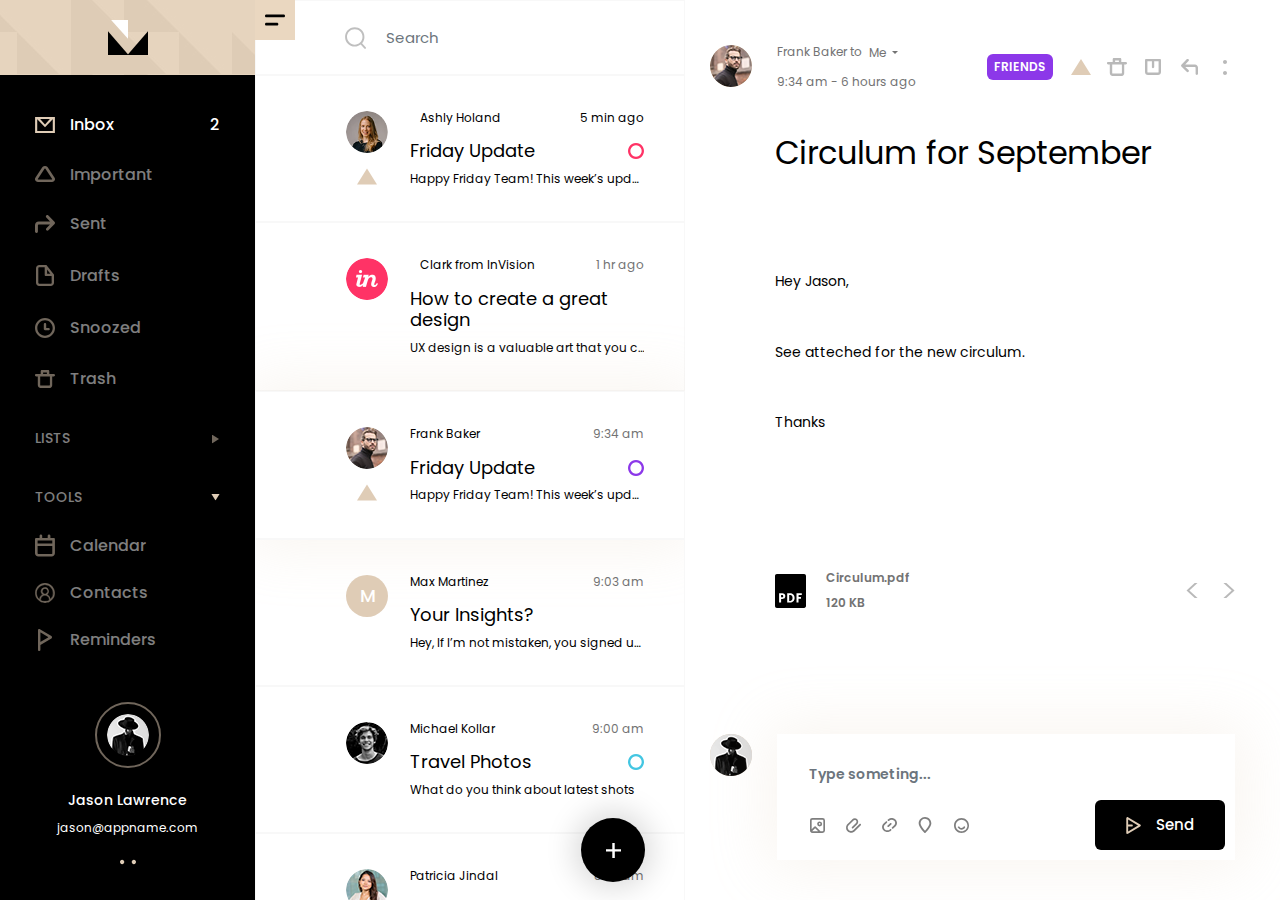
<file: inbox.html>
<!DOCTYPE html>
<html lang="en">

<head>
   <meta charset="UTF-8">
   <meta name="viewport" content="width=device-width, initial-scale=1.0">
   <meta content="IE=edge,chrome=1" http-equiv="X-UA-Compatible">
   <title>QFA-Scope</title>
   <!--css and font link here-->
   <link href="https://fonts.googleapis.com/css2?family=Poppins:wght@100;200;300;400;500;600;700;800;900&display=swap"
      rel="stylesheet">
   <link rel="stylesheet" href="https://pro.fontawesome.com/releases/v5.10.0/css/all.css"
      integrity="sha384-AYmEC3Yw5cVb3ZcuHtOA93w35dYTsvhLPVnYs9eStHfGJvOvKxVfELGroGkvsg+p" crossorigin="anonymous" />
   <link rel="stylesheet" href="css/bootstrap.min.css">
   <link rel="stylesheet" href="css/slick.css">
   <link rel="stylesheet" href="css/style.css">
   <link rel="stylesheet" href="css/responsive.css">
   <!--css and font link end here-->
</head>

<body>
   <div class="main d-flex align-items-stretch">
      <div id="sidebar" class="sidebar">
         <a href="#" id="icon-menu" class="icon-menu d-flex">
            <svg width="20" height="20" version="1.1" id="Layer_1" xmlns="http://www.w3.org/2000/svg"
               xmlns:xlink="http://www.w3.org/1999/xlink" x="0px" y="0px" viewBox="0 0 18 10"
               style="enable-background:new 0 0 18 10;" xml:space="preserve">
               <path id="ic_about"
                  d="M16.8,2.6H1.2C0.5,2.6,0,2,0,1.4V1.2C0,0.5,0.5,0,1.2,0h15.6C17.5,0,18,0.5,18,1.2v0.2 C18,2,17.5,2.6,16.8,2.6z M10.8,10H1.2C0.5,10,0,9.5,0,8.8V8.6C0,8,0.5,7.4,1.2,7.4h9.6C11.5,7.4,12,8,12,8.6v0.2 C12,9.5,11.5,10,10.8,10z" />
            </svg>
         </a>
         <div class="logo">
            <img src="img/logo-small.png" alt="" width="40" height="35" />
         </div>
         <ul class="menu-link-list">
            <li>
               <a href="#" class="link active">
                  <svg class="icon" width="20" height="16" version="1.1" id="Layer_1" xmlns="http://www.w3.org/2000/svg"
                     xmlns:xlink="http://www.w3.org/1999/xlink" x="0px" y="0px" viewBox="0 0 26 21"
                     style="enable-background:new 0 0 26 21;" xml:space="preserve">
                     <path id="ic_email"
                        d="M23.2,2.6v15.8H2.8V2.6H23.2 M26,0H0v21h26V0L26,0z M19.4,2.6L13,9.8L6.6,2.6H19.4 M26,0H0 l13,13.6L26,0L26,0z" />
                  </svg>
                  <span>Inbox</span>
                  <b class="lblMsg">2</b>
               </a>
            </li>
            <li>
               <a href="#" class="link icon-triangle">
                  <img src="img/icon-triangle.png" alt="" width="20" height="16" class="icon" />
                  <img src="img/icon-triangle-f.png" alt="" width="20" height="16" class="icon ifill" />
                  <span>Important</span>
               </a>
            </li>
            <li>
               <a href="#" class="link">
                  <svg class="icon" width="20" height="18" version="1.1" id="Layer_1" xmlns="http://www.w3.org/2000/svg"
                     xmlns:xlink="http://www.w3.org/1999/xlink" x="0px" y="0px" viewBox="0 0 20 18"
                     style="enable-background:new 0 0 20 18;" xml:space="preserve">
                     <path id="ic_sent"
                        d="M19.6,9l-6.2,6.3c-0.3,0.3-0.6,0.4-1,0.4c-0.4,0-0.8-0.2-1-0.4c-0.6-0.6-0.6-1.5,0-2.1L15,9.5H3.7 c-0.4,0-0.8,0.4-0.8,0.8v6.2c0,0.8-0.6,1.5-1.4,1.5S0,17.4,0,16.6c0,0,0-0.1,0-0.1v-6.2c0-2.1,1.6-3.8,3.7-3.8h11.4l-3.8-3.9 c-0.6-0.6-0.6-1.5,0-2.1c0.5-0.6,1.4-0.6,2-0.1c0,0,0.1,0.1,0.1,0.1l6.3,6.4C20.1,7.5,20.1,8.4,19.6,9z" />
                  </svg>
                  <span>Sent</span>
               </a>
            </li>
            <li>
               <a href="#" class="link">
                  <svg class="icon" width="18" height="21" version="1.1" id="Layer_1" xmlns="http://www.w3.org/2000/svg"
                     xmlns:xlink="http://www.w3.org/1999/xlink" x="0px" y="0px" viewBox="0 0 18 21"
                     style="enable-background:new 0 0 18 21;" xml:space="preserve">
                     <path id="ic_drafts"
                        d="M11.6,5.2l2.8,3.6h0L11.6,5.2z M17.7,9.2l-6.9-8.7c-0.1-0.1-0.1-0.1-0.2-0.2 c-0.1-0.1-0.3-0.2-0.5-0.2C10.1,0,10,0,9.9,0H3.3C1.5,0,0,1.5,0,3.4v14.3C0,19.5,1.4,21,3.2,21c0,0,0,0,0.1,0h11.4 c1.8,0,3.3-1.5,3.3-3.3V10C18,9.7,17.9,9.4,17.7,9.2L17.7,9.2z M11.6,5.2l2.8,3.6h-3.3V4.6L11.6,5.2z M15.7,17.7c0,0.5-0.4,1-0.9,1 c0,0,0,0,0,0H3.3c-0.5,0-1-0.4-1-0.9c0,0,0,0,0,0V3.3c0-0.5,0.4-1,0.9-1c0,0,0,0,0,0h5.5v7.6c0,0.6,0.5,1.2,1.2,1.2c0,0,0,0,0,0h5.7 L15.7,17.7L15.7,17.7z" />
                  </svg>
                  <span>Drafts</span>
               </a>
            </li>
            <li>
               <a href="#" class="link">
                  <svg class="icon" width="20" height="20" version="1.1" id="Layer_1" xmlns="http://www.w3.org/2000/svg"
                     xmlns:xlink="http://www.w3.org/1999/xlink" x="0px" y="0px" viewBox="0 0 20 20"
                     style="enable-background:new 0 0 20 20;" xml:space="preserve">
                     <path id="ic_snoozed"
                        d="M10,20C4.5,20,0,15.5,0,10S4.5,0,10,0s10,4.5,10,10C20,15.5,15.5,20,10,20z M10,2.3 c-4.2,0-7.7,3.4-7.7,7.7c0,4.2,3.4,7.7,7.7,7.7c4.2,0,7.7-3.4,7.7-7.7C17.7,5.8,14.2,2.3,10,2.3z M13.5,12.3H10 c-0.6,0-1.2-0.5-1.2-1.2V6.2C8.8,5.5,9.4,5,10,5c0.6,0,1.2,0.5,1.2,1.2l0,0v3.8h2.4c0.6,0,1.2,0.5,1.2,1.2S14.2,12.3,13.5,12.3 L13.5,12.3z" />
                  </svg>
                  <span>Snoozed</span>
               </a>
            </li>
            <li>
               <a href="#" class="link">
                  <svg class="icon" width="20" height="18" version="1.1" id="Layer_1" xmlns="http://www.w3.org/2000/svg"
                     xmlns:xlink="http://www.w3.org/1999/xlink" x="0px" y="0px" viewBox="0 0 20 18"
                     style="enable-background:new 0 0 20 18;" xml:space="preserve">
                     <path id="ic_trash"
                        d="M18.8,3.9h-4.5V1.2c0-0.7-0.5-1.2-1.2-1.2H6.9C6.3,0,5.7,0.5,5.7,1.2v2.8H1.2 C0.5,3.9,0,4.5,0,5.2c0,0.7,0.5,1.2,1.2,1.2l0,0h1.6v8.6c0,1.7,1.4,3.1,3,3.1c0,0,0,0,0,0h8.4c1.7,0,3.1-1.4,3-3.1c0,0,0,0,0,0V6.4 h1.6c0.7,0,1.2-0.5,1.2-1.2C20,4.5,19.5,3.9,18.8,3.9z M8.1,2.4h3.8v1.5H8.1V2.4z M14.8,14.9c0,0.4-0.3,0.6-0.6,0.7H5.8 c-0.4,0-0.6-0.3-0.6-0.6c0,0,0,0,0,0V6.4h9.7V14.9z" />
                  </svg>
                  <span>Trash</span>
               </a>
            </li>
            <li class="dropdown drpLinks-sec">
               <a href="#" class="link collapsed text-uppercase" data-toggle="collapse" data-target="#lists">
                  <span class="drpText">Lists</span>
               </a>
               <!-- <a href="#" class="s-icon-add">
                     <svg width="15" height="15" version="1.1" id="Layer_1" xmlns="http://www.w3.org/2000/svg" xmlns:xlink="http://www.w3.org/1999/xlink" x="0px" y="0px"viewBox="0 0 14.3 14.3" style="enable-background:new 0 0 14.3 14.3;" xml:space="preserve"> <path id="ic_plus" d="M8.3,6V0H6v6H0v2.2H6v6h2.4v-6h5.9V6L8.3,6L8.3,6z"/> </svg> 
                  </a> -->
               <ul class="sub-menu collapse" id="lists">
                  <li>
                     <a href="#" class="link">
                        <svg class="icon" xmlns="http://www.w3.org/2000/svg" xmlns:xlink="http://www.w3.org/1999/xlink"
                           xmlns:svgjs="http://svgjs.com/svgjs" version="1.1" width="16" height="16" x="0" y="0"
                           viewBox="0 0 438.533 438.533" style="enable-background:new 0 0 512 512" xml:space="preserve"
                           class="">
                           <g>
                              <g xmlns="http://www.w3.org/2000/svg">
                                 <path
                                    d="M409.133,109.203c-19.608-33.592-46.205-60.189-79.798-79.796C295.736,9.801,259.058,0,219.273,0   c-39.781,0-76.47,9.801-110.063,29.407c-33.595,19.604-60.192,46.201-79.8,79.796C9.801,142.8,0,179.489,0,219.267   c0,39.78,9.804,76.463,29.407,110.062c19.607,33.592,46.204,60.189,79.799,79.798c33.597,19.605,70.283,29.407,110.063,29.407   s76.47-9.802,110.065-29.407c33.593-19.602,60.189-46.206,79.795-79.798c19.603-33.596,29.403-70.284,29.403-110.062   C438.533,179.485,428.732,142.795,409.133,109.203z M353.742,297.208c-13.894,23.791-32.736,42.633-56.527,56.534   c-23.791,13.894-49.771,20.834-77.945,20.834c-28.167,0-54.149-6.94-77.943-20.834c-23.791-13.901-42.633-32.743-56.527-56.534   c-13.897-23.791-20.843-49.772-20.843-77.941c0-28.171,6.949-54.152,20.843-77.943c13.891-23.791,32.738-42.637,56.527-56.53   c23.791-13.895,49.772-20.84,77.943-20.84c28.173,0,54.154,6.945,77.945,20.84c23.791,13.894,42.634,32.739,56.527,56.53   c13.895,23.791,20.838,49.772,20.838,77.943C374.58,247.436,367.637,273.417,353.742,297.208z"
                                    fill="#ff3366" data-original="#000000" style="" class="" />
                              </g>
                        </svg>
                        <span>Class mates</span>
                     </a>
                  </li>
                  <li>
                     <a href="#" class="link">
                        <svg class="icon" xmlns="http://www.w3.org/2000/svg" xmlns:xlink="http://www.w3.org/1999/xlink"
                           xmlns:svgjs="http://svgjs.com/svgjs" version="1.1" width="16" height="16" x="0" y="0"
                           viewBox="0 0 438.533 438.533" style="enable-background:new 0 0 512 512" xml:space="preserve"
                           class="">
                           <g>
                              <g xmlns="http://www.w3.org/2000/svg">
                                 <path
                                    d="M409.133,109.203c-19.608-33.592-46.205-60.189-79.798-79.796C295.736,9.801,259.058,0,219.273,0   c-39.781,0-76.47,9.801-110.063,29.407c-33.595,19.604-60.192,46.201-79.8,79.796C9.801,142.8,0,179.489,0,219.267   c0,39.78,9.804,76.463,29.407,110.062c19.607,33.592,46.204,60.189,79.799,79.798c33.597,19.605,70.283,29.407,110.063,29.407   s76.47-9.802,110.065-29.407c33.593-19.602,60.189-46.206,79.795-79.798c19.603-33.596,29.403-70.284,29.403-110.062   C438.533,179.485,428.732,142.795,409.133,109.203z M353.742,297.208c-13.894,23.791-32.736,42.633-56.527,56.534   c-23.791,13.894-49.771,20.834-77.945,20.834c-28.167,0-54.149-6.94-77.943-20.834c-23.791-13.901-42.633-32.743-56.527-56.534   c-13.897-23.791-20.843-49.772-20.843-77.941c0-28.171,6.949-54.152,20.843-77.943c13.891-23.791,32.738-42.637,56.527-56.53   c23.791-13.895,49.772-20.84,77.943-20.84c28.173,0,54.154,6.945,77.945,20.84c23.791,13.894,42.634,32.739,56.527,56.53   c13.895,23.791,20.838,49.772,20.838,77.943C374.58,247.436,367.637,273.417,353.742,297.208z"
                                    fill="#8c38e9" data-original="#000000" style="" class="" />
                              </g>
                        </svg>
                        <span>Teachers</span>
                     </a>
                  </li>
                  <li>
                     <a href="#" class="link">
                        <svg class="icon" xmlns="http://www.w3.org/2000/svg" xmlns:xlink="http://www.w3.org/1999/xlink"
                           xmlns:svgjs="http://svgjs.com/svgjs" version="1.1" width="16" height="16" x="0" y="0"
                           viewBox="0 0 438.533 438.533" style="enable-background:new 0 0 512 512" xml:space="preserve"
                           class="">
                           <g>
                              <g xmlns="http://www.w3.org/2000/svg">
                                 <path
                                    d="M409.133,109.203c-19.608-33.592-46.205-60.189-79.798-79.796C295.736,9.801,259.058,0,219.273,0   c-39.781,0-76.47,9.801-110.063,29.407c-33.595,19.604-60.192,46.201-79.8,79.796C9.801,142.8,0,179.489,0,219.267   c0,39.78,9.804,76.463,29.407,110.062c19.607,33.592,46.204,60.189,79.799,79.798c33.597,19.605,70.283,29.407,110.063,29.407   s76.47-9.802,110.065-29.407c33.593-19.602,60.189-46.206,79.795-79.798c19.603-33.596,29.403-70.284,29.403-110.062   C438.533,179.485,428.732,142.795,409.133,109.203z M353.742,297.208c-13.894,23.791-32.736,42.633-56.527,56.534   c-23.791,13.894-49.771,20.834-77.945,20.834c-28.167,0-54.149-6.94-77.943-20.834c-23.791-13.901-42.633-32.743-56.527-56.534   c-13.897-23.791-20.843-49.772-20.843-77.941c0-28.171,6.949-54.152,20.843-77.943c13.891-23.791,32.738-42.637,56.527-56.53   c23.791-13.895,49.772-20.84,77.943-20.84c28.173,0,54.154,6.945,77.945,20.84c23.791,13.894,42.634,32.739,56.527,56.53   c13.895,23.791,20.838,49.772,20.838,77.943C374.58,247.436,367.637,273.417,353.742,297.208z"
                                    fill="#43c6e2" data-original="#000000" style="" class="" />
                              </g>
                        </svg>
                        <span>School mates</span>
                     </a>
                  </li>
               </ul>
            </li>
            <li class="dropdown drpTools-sec">
               <a href="#" class="link text-uppercase" data-toggle="collapse" data-target="#tools">
                  <span class="drpText">Tools</span>
               </a>
               <ul class="sub-menu collapse show" id="tools">
                  <li>
                     <a href="#" class="link">
                        <svg class="icon" width="20" height="23" version="1.1" id="Layer_1"
                           xmlns="http://www.w3.org/2000/svg" xmlns:xlink="http://www.w3.org/1999/xlink" x="0px" y="0px"
                           viewBox="0 0 20 22" style="enable-background:new 0 0 20 22;" xml:space="preserve">
                           <path id="ic_calendar"
                              d="M18.7,3.6h-3.3V1.3C15.4,0.6,14.7,0,14,0c-0.7,0-1.3,0.6-1.3,1.3v2.3H7.2V1.3 C7.2,0.6,6.6,0,5.9,0C5.2,0,4.6,0.6,4.6,1.3v2.3H1.3C0.6,3.6,0,4.1,0,4.8c0,0,0,0,0,0v13.9c0,1.8,1.5,3.3,3.3,3.3c0,0,0,0,0,0h13.3 c1.8,0,3.3-1.4,3.3-3.3c0,0,0,0,0,0V4.9C20,4.1,19.4,3.6,18.7,3.6C18.7,3.6,18.7,3.6,18.7,3.6z M2.6,6.1h14.7v2.8H2.6V6.1z M17.4,18.8c0,0.4-0.3,0.7-0.7,0.7c0,0,0,0,0,0H3.3c-0.4,0-0.7-0.3-0.7-0.7c0,0,0,0,0,0v-7.3h14.7V18.8z" />
                        </svg>
                        <span>Calendar</span>
                     </a>
                  </li>
                  <li>
                     <a href="#" class="link">
                        <svg class="icon" width="20" height="20" version="1.1" id="Layer_1"
                           xmlns="http://www.w3.org/2000/svg" xmlns:xlink="http://www.w3.org/1999/xlink" x="0px" y="0px"
                           viewBox="0 0 28 28" style="enable-background:new 0 0 28 28;" xml:space="preserve">
                           <path id="ic_user"
                              d="M14,0.2C6.4,0.2,0.2,6.4,0.3,14S6.4,27.8,14,27.8c7.6,0,13.7-6.2,13.8-13.8 C27.8,6.4,21.6,0.2,14,0.2z M8.3,23.9v-0.7c0-3.2,2.6-5.7,5.8-5.7c3.1,0,5.6,2.6,5.7,5.7v0.7C16.2,26,11.8,26,8.3,23.9L8.3,23.9z M10.6,11.7c0-1.9,1.5-3.4,3.4-3.4c1.9,0,3.4,1.5,3.4,3.4c0,1.9-1.5,3.4-3.4,3.4C12.1,15.2,10.6,13.6,10.6,11.7 C10.6,11.7,10.6,11.7,10.6,11.7L10.6,11.7z M22,22.2c-0.3-2.6-1.9-5-4.3-6.2c2.4-2,2.7-5.7,0.7-8.1s-5.7-2.7-8.1-0.7 s-2.7,5.7-0.7,8.1c0.2,0.2,0.4,0.5,0.7,0.7c-2.4,1.2-4,3.5-4.3,6.2C1.5,17.8,1.4,10.6,5.8,6C10.2,1.4,17.4,1.3,22,5.7 c4.6,4.4,4.7,11.7,0.3,16.2C22.2,22.1,22.1,22.1,22,22.2L22,22.2z M14,28C6.3,28,0,21.7,0,14C0,6.3,6.2,0,14,0c0,0,0,0,0,0l0,0 c7.7,0,14,6.2,14,14C28,21.7,21.8,28,14,28C14,28,14,28,14,28z M14,0.5C6.5,0.5,0.5,6.5,0.5,14c0,7.5,6.1,13.5,13.6,13.5 c7.5,0,13.5-6.1,13.5-13.5C27.5,6.5,21.5,0.5,14,0.5L14,0.5z M14,25.7c-2.1,0-4.1-0.5-5.9-1.6L8,24.1v-0.9c0-3.3,2.7-6,6-6 c3.3,0,6,2.7,6,6c0,0,0,0,0,0v0.9l-0.1,0.1C18.1,25.2,16.1,25.7,14,25.7z M8.5,23.8c3.4,1.9,7.6,1.9,11,0v-0.6c0-3-2.5-5.5-5.6-5.4 c-3,0-5.4,2.5-5.4,5.4V23.8z M6.2,22.7l-0.3-0.3C1.2,17.9,1.1,10.5,5.6,5.9c2.2-2.2,5.1-3.5,8.2-3.6H14c6.5,0,11.7,5.2,11.7,11.7 c0,3-1.2,6-3.3,8.1c-0.1,0.1-0.2,0.2-0.3,0.3l-0.3,0.3l-0.1-0.4c-0.3-2.6-1.9-4.8-4.2-6l-0.3-0.2l0.3-0.2c2.3-2,2.6-5.4,0.7-7.8 s-5.4-2.6-7.8-0.7c-2.3,2-2.6,5.4-0.7,7.8c0.2,0.2,0.4,0.5,0.7,0.7l0.3,0.2l-0.3,0.2c-2.3,1.2-3.9,3.4-4.2,6L6.2,22.7z M14,2.7h-0.2 C7.6,2.8,2.6,8,2.7,14.2c0,2.8,1.2,5.5,3.1,7.6c0.4-2.4,1.9-4.5,4-5.7c-2.4-2.3-2.5-6-0.3-8.4c0.2-0.2,0.3-0.3,0.5-0.5 c2.5-2.1,6.3-1.8,8.4,0.7c2,2.4,1.8,6-0.5,8.2c2.1,1.2,3.6,3.3,4,5.7c4.3-4.5,4.1-11.6-0.3-15.9C19.7,3.9,16.9,2.7,14,2.7L14,2.7z M14,15.4c-2,0-3.7-1.6-3.7-3.7C10.4,9.7,12,8,14,8c2,0,3.7,1.6,3.7,3.7C17.7,13.7,16,15.4,14,15.4C14,15.4,14,15.4,14,15.4L14,15.4 z M14,8.5c-1.8,0-3.2,1.4-3.2,3.2c0,1.8,1.4,3.2,3.2,3.2s3.2-1.4,3.2-3.2c0,0,0,0,0,0C17.2,9.9,15.8,8.5,14,8.5L14,8.5z" />
                        </svg>
                        <span>Contacts</span>
                     </a>
                  </li>
                  <li>
                     <a href="#" class="link">
                        <svg class="icon" width="14" height="22" version="1.1" id="Layer_1"
                           xmlns="http://www.w3.org/2000/svg" xmlns:xlink="http://www.w3.org/1999/xlink" x="0px" y="0px"
                           viewBox="0 0 14 22" style="enable-background:new 0 0 14 22;" xml:space="preserve">
                           <path id="ic_reminders_copy"
                              d="M13.4,7.1L1.9,0.2c0,0-0.1,0-0.1-0.1C1.7,0.1,1.6,0.1,1.5,0C1.4,0,1.3,0,1.2,0 C0.5,0,0,0.6,0,1.2c0,0,0,0,0,0v19.5C0,21.4,0.5,22,1.1,22s1.2-0.5,1.3-1.1c0,0,0-0.1,0-0.1v-4.8l11-6.6C13.8,9.1,14,8.7,14,8.2 C14,7.8,13.8,7.4,13.4,7.1z M2.4,12.7V3.8c0-0.1,0.1-0.2,0.2-0.2c0,0,0.1,0,0.1,0l7.4,4.4c0.1,0.1,0.1,0.2,0.1,0.3c0,0,0,0-0.1,0.1 l-7.4,4.4c-0.1,0.1-0.2,0-0.3-0.1C2.4,12.7,2.4,12.7,2.4,12.7L2.4,12.7z" />
                        </svg>
                        <span>Reminders</span>
                     </a>
                  </li>
                  <li>
                     <a href="#" class="link">
                        <svg class="icon" width="20" height="20" version="1.1" id="Layer_1"
                           xmlns="http://www.w3.org/2000/svg" xmlns:xlink="http://www.w3.org/1999/xlink" x="0px" y="0px"
                           viewBox="0 0 20 20" style="enable-background:new 0 0 20 20;" xml:space="preserve">
                           <path id="ic_drive_copy"
                              d="M20,9.8c-0.1-5.3-4.4-9.6-9.8-9.7c-0.1,0-0.2,0-0.2,0C9.9,0,9.8,0,9.8,0 C4.2,0.2-0.1,4.7,0,10.3c0.1,5.5,4.7,9.9,10.2,9.7c5.3-0.1,9.6-4.4,9.7-9.7c0-0.1,0-0.2,0-0.2C20,9.9,20,9.8,20,9.8z M10,17.6 c-4.2,0-7.6-3.4-7.6-7.6c0-3.7,2.7-6.9,6.4-7.5V10c0,0.7,0.5,1.2,1.2,1.2h7.5C16.9,14.9,13.7,17.6,10,17.6z M11.2,8.8V2.5 C14.4,3,17,5.6,17.5,8.8H11.2z" />
                        </svg>
                        <span>Drive</span>
                     </a>
                  </li>
                  <li>
                     <a href="#" class="link">
                        <svg class="icon" width="18" height="20" version="1.1" id="Layer_1"
                           xmlns="http://www.w3.org/2000/svg" xmlns:xlink="http://www.w3.org/1999/xlink" x="0px" y="0px"
                           viewBox="0 0 18 20" style="enable-background:new 0 0 18 20;" xml:space="preserve">
                           <path id="ic_diary"
                              d="M16,0H4C2.9,0,2,0.9,2,2v2H1C0.4,4,0,4.4,0,5s0.4,1,1,1h1v3H1c-0.6,0-1,0.4-1,1s0.4,1,1,1h1v3H1 c-0.6,0-1,0.4-1,1s0.4,1,1,1h1v2c0,1.1,0.9,2,2,2h12c1.1,0,2-0.9,2-2V2C18,0.9,17.1,0,16,0z M4,18v-2h1c0.6,0,1-0.4,1-1s-0.4-1-1-1 H4v-3h1c0.6,0,1-0.4,1-1S5.6,9,5,9H4V6h1c0.6,0,1-0.4,1-1S5.6,4,5,4H4V2h12v16H4z" />
                        </svg>
                        <span>Diary</span>
                     </a>
                  </li>
                  <li>
                     <a href="#" class="link">
                        <svg class="icon" width="20" height="17" version="1.1" id="Layer_1"
                           xmlns="http://www.w3.org/2000/svg" xmlns:xlink="http://www.w3.org/1999/xlink" x="0px" y="0px"
                           viewBox="0 0 20 17" style="enable-background:new 0 0 20 17;" xml:space="preserve">
                           <path id="ic_classes"
                              d="M15.2,7.5c-0.5,0-0.9-0.3-1-0.8v3c0.3-0.1,0.7-0.2,1-0.2c0.4,0,0.7,0.1,1,0.2v-3 C16.1,7.2,15.7,7.5,15.2,7.5z M13.3,0H2.9C1.3,0,0,1.3,0,2.9c0,0,0,0,0,0v7.9c0,1.6,1.3,2.9,2.9,2.9c0,0,0,0,0,0h9.6v-1.4 c0-0.2,0-0.4,0.1-0.6H2.9c-0.5,0-0.8-0.4-0.8-0.8V2.9c0-0.5,0.4-0.8,0.8-0.8h10.5c0.5,0,0.8,0.4,0.8,0.8c0,0,0,0,0,0v3.2 c0.2-0.6,0.7-0.9,1.3-0.7c0.4,0.1,0.6,0.4,0.7,0.7V2.9C16.2,1.3,15,0,13.3,0C13.4,0,13.4,0,13.3,0z M14.2,9.4v0.4 c0.3-0.1,0.7-0.2,1-0.2C14.9,9.6,14.5,9.5,14.2,9.4z M16.2,3.4c-0.3-0.1-0.7-0.2-1-0.2c-0.3,0-0.7,0.1-1,0.2c-1.3,0.4-2.1,1.6-2.1,3 c0,0.7,0.2,1.3,0.6,1.8c0.4,0.5,0.9,0.9,1.5,1.2c0.3,0.1,0.7,0.2,1,0.2c0.3,0,0.7-0.1,1-0.2c0.6-0.2,1.1-0.6,1.5-1.2 c1-1.4,0.7-3.4-0.7-4.4C16.8,3.7,16.5,3.5,16.2,3.4z M14.2,6.8c0-0.1-0.1-0.2-0.1-0.3c0-0.1,0-0.2,0.1-0.3c0.2-0.6,0.7-0.9,1.3-0.7 c0.4,0.1,0.6,0.4,0.7,0.7c0,0.1,0.1,0.2,0.1,0.3c0,0.1,0,0.2-0.1,0.3c-0.2,0.6-0.8,0.9-1.3,0.7C14.6,7.3,14.3,7.1,14.2,6.8z M17.7,8.2c-0.5-0.3-1-0.5-1.5-0.6c-0.3-0.1-0.7-0.1-1-0.1c-0.3,0-0.7,0-1,0.1c-0.5,0.1-1,0.3-1.5,0.6c-1.2,0.8-2,2-2.2,3.5 c0,0.2,0,0.4,0,0.6V16c0,0.6,0.5,1,1,1H19c0.6,0,1-0.5,1-1v-3.6C20,10.7,19.1,9.1,17.7,8.2z M17.9,14.9h-5.5v-2.6 c0-0.2,0-0.4,0.1-0.6c0.2-0.9,0.8-1.6,1.7-1.9c0.3-0.1,0.7-0.2,1-0.2c0.4,0,0.7,0.1,1,0.2c1,0.4,1.7,1.4,1.7,2.6V14.9z M9.3,5.8H5.1 c-0.6,0-1-0.5-1-1l0,0c0-0.6,0.5-1,1-1h4.2c0.6,0,1,0.5,1,1l0,0C10.3,5.4,9.9,5.8,9.3,5.8L9.3,5.8z M8,9.6H5.1c-0.6,0-1-0.5-1-1l0,0 c0-0.6,0.5-1,1-1H8c0.6,0,1,0.5,1,1l0,0C9,9.1,8.5,9.6,8,9.6L8,9.6z" />
                        </svg>
                        <span>Classes</span>
                     </a>
                  </li>
               </ul>
            </li>
            <li class="r-sblink">
               <a href="#" class="link">
                  <svg class="icon" width="20" height="23" version="1.1" id="Layer_1" xmlns="http://www.w3.org/2000/svg"
                     xmlns:xlink="http://www.w3.org/1999/xlink" x="0px" y="0px" viewBox="0 0 20 22"
                     style="enable-background:new 0 0 20 22;" xml:space="preserve">
                     <path id="ic_calendar"
                        d="M18.7,3.6h-3.3V1.3C15.4,0.6,14.7,0,14,0c-0.7,0-1.3,0.6-1.3,1.3v2.3H7.2V1.3 C7.2,0.6,6.6,0,5.9,0C5.2,0,4.6,0.6,4.6,1.3v2.3H1.3C0.6,3.6,0,4.1,0,4.8c0,0,0,0,0,0v13.9c0,1.8,1.5,3.3,3.3,3.3c0,0,0,0,0,0h13.3 c1.8,0,3.3-1.4,3.3-3.3c0,0,0,0,0,0V4.9C20,4.1,19.4,3.6,18.7,3.6C18.7,3.6,18.7,3.6,18.7,3.6z M2.6,6.1h14.7v2.8H2.6V6.1z M17.4,18.8c0,0.4-0.3,0.7-0.7,0.7c0,0,0,0,0,0H3.3c-0.4,0-0.7-0.3-0.7-0.7c0,0,0,0,0,0v-7.3h14.7V18.8z" />
                  </svg>
                  <span>Calendar</span>
               </a>
            </li>
            <li class="r-sblink">
               <a href="#" class="link">
                  <svg class="icon" width="20" height="20" version="1.1" id="Layer_1" xmlns="http://www.w3.org/2000/svg"
                     xmlns:xlink="http://www.w3.org/1999/xlink" x="0px" y="0px" viewBox="0 0 28 28"
                     style="enable-background:new 0 0 28 28;" xml:space="preserve">
                     <path id="ic_user"
                        d="M14,0.2C6.4,0.2,0.2,6.4,0.3,14S6.4,27.8,14,27.8c7.6,0,13.7-6.2,13.8-13.8 C27.8,6.4,21.6,0.2,14,0.2z M8.3,23.9v-0.7c0-3.2,2.6-5.7,5.8-5.7c3.1,0,5.6,2.6,5.7,5.7v0.7C16.2,26,11.8,26,8.3,23.9L8.3,23.9z M10.6,11.7c0-1.9,1.5-3.4,3.4-3.4c1.9,0,3.4,1.5,3.4,3.4c0,1.9-1.5,3.4-3.4,3.4C12.1,15.2,10.6,13.6,10.6,11.7 C10.6,11.7,10.6,11.7,10.6,11.7L10.6,11.7z M22,22.2c-0.3-2.6-1.9-5-4.3-6.2c2.4-2,2.7-5.7,0.7-8.1s-5.7-2.7-8.1-0.7 s-2.7,5.7-0.7,8.1c0.2,0.2,0.4,0.5,0.7,0.7c-2.4,1.2-4,3.5-4.3,6.2C1.5,17.8,1.4,10.6,5.8,6C10.2,1.4,17.4,1.3,22,5.7 c4.6,4.4,4.7,11.7,0.3,16.2C22.2,22.1,22.1,22.1,22,22.2L22,22.2z M14,28C6.3,28,0,21.7,0,14C0,6.3,6.2,0,14,0c0,0,0,0,0,0l0,0 c7.7,0,14,6.2,14,14C28,21.7,21.8,28,14,28C14,28,14,28,14,28z M14,0.5C6.5,0.5,0.5,6.5,0.5,14c0,7.5,6.1,13.5,13.6,13.5 c7.5,0,13.5-6.1,13.5-13.5C27.5,6.5,21.5,0.5,14,0.5L14,0.5z M14,25.7c-2.1,0-4.1-0.5-5.9-1.6L8,24.1v-0.9c0-3.3,2.7-6,6-6 c3.3,0,6,2.7,6,6c0,0,0,0,0,0v0.9l-0.1,0.1C18.1,25.2,16.1,25.7,14,25.7z M8.5,23.8c3.4,1.9,7.6,1.9,11,0v-0.6c0-3-2.5-5.5-5.6-5.4 c-3,0-5.4,2.5-5.4,5.4V23.8z M6.2,22.7l-0.3-0.3C1.2,17.9,1.1,10.5,5.6,5.9c2.2-2.2,5.1-3.5,8.2-3.6H14c6.5,0,11.7,5.2,11.7,11.7 c0,3-1.2,6-3.3,8.1c-0.1,0.1-0.2,0.2-0.3,0.3l-0.3,0.3l-0.1-0.4c-0.3-2.6-1.9-4.8-4.2-6l-0.3-0.2l0.3-0.2c2.3-2,2.6-5.4,0.7-7.8 s-5.4-2.6-7.8-0.7c-2.3,2-2.6,5.4-0.7,7.8c0.2,0.2,0.4,0.5,0.7,0.7l0.3,0.2l-0.3,0.2c-2.3,1.2-3.9,3.4-4.2,6L6.2,22.7z M14,2.7h-0.2 C7.6,2.8,2.6,8,2.7,14.2c0,2.8,1.2,5.5,3.1,7.6c0.4-2.4,1.9-4.5,4-5.7c-2.4-2.3-2.5-6-0.3-8.4c0.2-0.2,0.3-0.3,0.5-0.5 c2.5-2.1,6.3-1.8,8.4,0.7c2,2.4,1.8,6-0.5,8.2c2.1,1.2,3.6,3.3,4,5.7c4.3-4.5,4.1-11.6-0.3-15.9C19.7,3.9,16.9,2.7,14,2.7L14,2.7z M14,15.4c-2,0-3.7-1.6-3.7-3.7C10.4,9.7,12,8,14,8c2,0,3.7,1.6,3.7,3.7C17.7,13.7,16,15.4,14,15.4C14,15.4,14,15.4,14,15.4L14,15.4 z M14,8.5c-1.8,0-3.2,1.4-3.2,3.2c0,1.8,1.4,3.2,3.2,3.2s3.2-1.4,3.2-3.2c0,0,0,0,0,0C17.2,9.9,15.8,8.5,14,8.5L14,8.5z" />
                  </svg>
                  <span>Contacts</span>
               </a>
            </li>
            <li class="r-sblink">
               <a href="#" class="link">
                  <svg class="icon" width="14" height="22" version="1.1" id="Layer_1" xmlns="http://www.w3.org/2000/svg"
                     xmlns:xlink="http://www.w3.org/1999/xlink" x="0px" y="0px" viewBox="0 0 14 22"
                     style="enable-background:new 0 0 14 22;" xml:space="preserve">
                     <path id="ic_reminders_copy"
                        d="M13.4,7.1L1.9,0.2c0,0-0.1,0-0.1-0.1C1.7,0.1,1.6,0.1,1.5,0C1.4,0,1.3,0,1.2,0 C0.5,0,0,0.6,0,1.2c0,0,0,0,0,0v19.5C0,21.4,0.5,22,1.1,22s1.2-0.5,1.3-1.1c0,0,0-0.1,0-0.1v-4.8l11-6.6C13.8,9.1,14,8.7,14,8.2 C14,7.8,13.8,7.4,13.4,7.1z M2.4,12.7V3.8c0-0.1,0.1-0.2,0.2-0.2c0,0,0.1,0,0.1,0l7.4,4.4c0.1,0.1,0.1,0.2,0.1,0.3c0,0,0,0-0.1,0.1 l-7.4,4.4c-0.1,0.1-0.2,0-0.3-0.1C2.4,12.7,2.4,12.7,2.4,12.7L2.4,12.7z" />
                  </svg>
                  <span>Reminders</span>
               </a>
            </li>
            <li class="r-sblink">
               <a href="#" class="link">
                  <svg class="icon" width="20" height="20" version="1.1" id="Layer_1" xmlns="http://www.w3.org/2000/svg"
                     xmlns:xlink="http://www.w3.org/1999/xlink" x="0px" y="0px" viewBox="0 0 20 20"
                     style="enable-background:new 0 0 20 20;" xml:space="preserve">
                     <path id="ic_drive_copy"
                        d="M20,9.8c-0.1-5.3-4.4-9.6-9.8-9.7c-0.1,0-0.2,0-0.2,0C9.9,0,9.8,0,9.8,0 C4.2,0.2-0.1,4.7,0,10.3c0.1,5.5,4.7,9.9,10.2,9.7c5.3-0.1,9.6-4.4,9.7-9.7c0-0.1,0-0.2,0-0.2C20,9.9,20,9.8,20,9.8z M10,17.6 c-4.2,0-7.6-3.4-7.6-7.6c0-3.7,2.7-6.9,6.4-7.5V10c0,0.7,0.5,1.2,1.2,1.2h7.5C16.9,14.9,13.7,17.6,10,17.6z M11.2,8.8V2.5 C14.4,3,17,5.6,17.5,8.8H11.2z" />
                  </svg>
                  <span>Drive</span>
               </a>
            </li>
            <li class="r-sblink">
               <a href="#" class="link">
                  <svg class="icon" width="18" height="20" version="1.1" id="Layer_1" xmlns="http://www.w3.org/2000/svg"
                     xmlns:xlink="http://www.w3.org/1999/xlink" x="0px" y="0px" viewBox="0 0 18 20"
                     style="enable-background:new 0 0 18 20;" xml:space="preserve">
                     <path id="ic_diary"
                        d="M16,0H4C2.9,0,2,0.9,2,2v2H1C0.4,4,0,4.4,0,5s0.4,1,1,1h1v3H1c-0.6,0-1,0.4-1,1s0.4,1,1,1h1v3H1 c-0.6,0-1,0.4-1,1s0.4,1,1,1h1v2c0,1.1,0.9,2,2,2h12c1.1,0,2-0.9,2-2V2C18,0.9,17.1,0,16,0z M4,18v-2h1c0.6,0,1-0.4,1-1s-0.4-1-1-1 H4v-3h1c0.6,0,1-0.4,1-1S5.6,9,5,9H4V6h1c0.6,0,1-0.4,1-1S5.6,4,5,4H4V2h12v16H4z" />
                  </svg>
                  <span>Diary</span>
               </a>
            </li>
            <li class="r-sblink">
               <a href="#" class="link">
                  <svg class="icon" width="20" height="17" version="1.1" id="Layer_1" xmlns="http://www.w3.org/2000/svg"
                     xmlns:xlink="http://www.w3.org/1999/xlink" x="0px" y="0px" viewBox="0 0 20 17"
                     style="enable-background:new 0 0 20 17;" xml:space="preserve">
                     <path id="ic_classes"
                        d="M15.2,7.5c-0.5,0-0.9-0.3-1-0.8v3c0.3-0.1,0.7-0.2,1-0.2c0.4,0,0.7,0.1,1,0.2v-3 C16.1,7.2,15.7,7.5,15.2,7.5z M13.3,0H2.9C1.3,0,0,1.3,0,2.9c0,0,0,0,0,0v7.9c0,1.6,1.3,2.9,2.9,2.9c0,0,0,0,0,0h9.6v-1.4 c0-0.2,0-0.4,0.1-0.6H2.9c-0.5,0-0.8-0.4-0.8-0.8V2.9c0-0.5,0.4-0.8,0.8-0.8h10.5c0.5,0,0.8,0.4,0.8,0.8c0,0,0,0,0,0v3.2 c0.2-0.6,0.7-0.9,1.3-0.7c0.4,0.1,0.6,0.4,0.7,0.7V2.9C16.2,1.3,15,0,13.3,0C13.4,0,13.4,0,13.3,0z M14.2,9.4v0.4 c0.3-0.1,0.7-0.2,1-0.2C14.9,9.6,14.5,9.5,14.2,9.4z M16.2,3.4c-0.3-0.1-0.7-0.2-1-0.2c-0.3,0-0.7,0.1-1,0.2c-1.3,0.4-2.1,1.6-2.1,3 c0,0.7,0.2,1.3,0.6,1.8c0.4,0.5,0.9,0.9,1.5,1.2c0.3,0.1,0.7,0.2,1,0.2c0.3,0,0.7-0.1,1-0.2c0.6-0.2,1.1-0.6,1.5-1.2 c1-1.4,0.7-3.4-0.7-4.4C16.8,3.7,16.5,3.5,16.2,3.4z M14.2,6.8c0-0.1-0.1-0.2-0.1-0.3c0-0.1,0-0.2,0.1-0.3c0.2-0.6,0.7-0.9,1.3-0.7 c0.4,0.1,0.6,0.4,0.7,0.7c0,0.1,0.1,0.2,0.1,0.3c0,0.1,0,0.2-0.1,0.3c-0.2,0.6-0.8,0.9-1.3,0.7C14.6,7.3,14.3,7.1,14.2,6.8z M17.7,8.2c-0.5-0.3-1-0.5-1.5-0.6c-0.3-0.1-0.7-0.1-1-0.1c-0.3,0-0.7,0-1,0.1c-0.5,0.1-1,0.3-1.5,0.6c-1.2,0.8-2,2-2.2,3.5 c0,0.2,0,0.4,0,0.6V16c0,0.6,0.5,1,1,1H19c0.6,0,1-0.5,1-1v-3.6C20,10.7,19.1,9.1,17.7,8.2z M17.9,14.9h-5.5v-2.6 c0-0.2,0-0.4,0.1-0.6c0.2-0.9,0.8-1.6,1.7-1.9c0.3-0.1,0.7-0.2,1-0.2c0.4,0,0.7,0.1,1,0.2c1,0.4,1.7,1.4,1.7,2.6V14.9z M9.3,5.8H5.1 c-0.6,0-1-0.5-1-1l0,0c0-0.6,0.5-1,1-1h4.2c0.6,0,1,0.5,1,1l0,0C10.3,5.4,9.9,5.8,9.3,5.8L9.3,5.8z M8,9.6H5.1c-0.6,0-1-0.5-1-1l0,0 c0-0.6,0.5-1,1-1H8c0.6,0,1,0.5,1,1l0,0C9,9.1,8.5,9.6,8,9.6L8,9.6z" />
                  </svg>
                  <span>Classes</span>
               </a>
            </li>
         </ul>
         <div class="sidebar-bottom text-center">
            <div class="img">
               <img src="img/img-user4.png" alt="" />
            </div>
            <h5>Jason Lawrence</h5>
            <p>jason@appname.com</p>
            <svg class="icon" version="1.1" id="Layer_1" xmlns="http://www.w3.org/2000/svg"
               xmlns:xlink="http://www.w3.org/1999/xlink" x="0px" y="0px" viewBox="0 0 4 15"
               style="enable-background:new 0 0 4 15;" xml:space="preserve">
               <style type="text/css">
                  .st0 {
                     fill: #dfccb6;
                  }
               </style>
               <path id="ic_more" class="st0"
                  d="M2,0c1.1,0,2,0.9,2,2S3.1,4,2,4S0,3.1,0,2S0.9,0,2,0z M2,11c1.1,0,2,0.9,2,2s-0.9,2-2,2 s-2-0.9-2-2S0.9,11,2,11z" />
            </svg>
         </div>
      </div>
      <div class="content" id="content">
         <div class="inbox-sec d-flex align-content-start">
            <div class="ibs-items-sec">
               <div class="search-bx">
                  <svg class="icon" width="21" height="23" version="1.1" id="Layer_1" xmlns="http://www.w3.org/2000/svg"
                     xmlns:xlink="http://www.w3.org/1999/xlink" x="0px" y="0px" viewBox="0 0 20.9 22"
                     style="enable-background:new 0 0 20.9 22;" xml:space="preserve">
                     <path id="ic_search"
                        d="M20.6,20.3L17,16.2c3.5-4,3-10.2-1-13.6c-4-3.5-10.2-3-13.6,1c-3.5,4-3,10.2,1,13.6c1.8,1.5,4,2.4,6.4,2.3 c2.1,0,4.1-0.7,5.8-2l3.6,4c0.2,0.2,0.5,0.3,0.7,0.3c0.2,0,0.5-0.1,0.7-0.2C21,21.4,21,20.7,20.6,20.3z M2,9.8 c0-4.3,3.5-7.7,7.8-7.6c4.3,0,7.7,3.5,7.6,7.8c0,2.1-0.9,4.1-2.5,5.6c-1.4,1.3-3.3,2.1-5.2,2.1C5.4,17.5,2,14.1,2,9.8z">
                     </path>
                  </svg>
                  <input type="input" name="" class="form-control" placeholder="Search" />
               </div>
               <div id="inbox-lists" class="inbox-lists">
                  <div class="item ils-item d-flex align-items-start">
                     <div class="img text-center">
                        <img src="img/img-user1.png" alt="" />
                        <i class="icon-up">
                           <svg width="20" height="17" version="1.1" id="Layer_1" xmlns="http://www.w3.org/2000/svg"
                              xmlns:xlink="http://www.w3.org/1999/xlink" x="0px" y="0px" viewBox="0 0 20 16"
                              style="enable-background:new 0 0 20 16;" xml:space="preserve">
                              <style type="text/css">
                                 .st0 {
                                    fill: #DFCCB6;
                                 }
                              </style>
                              <path id="ic_fill_important" class="st0" d="M10,0l10,16H0L10,0z" />
                           </svg>
                        </i>
                     </div>
                     <div class="item-del">
                        <h5><span><i class="unread fas fa-circle"></i>Ashly Holand</span><span clasclass="time">5 min
                              ago</span></h5>
                        <h4>
                           Friday Update
                           <svg class="icon" xmlns="http://www.w3.org/2000/svg"
                              xmlns:xlink="http://www.w3.org/1999/xlink" xmlns:svgjs="http://svgjs.com/svgjs"
                              version="1.1" width="16" height="16" x="0" y="0" viewBox="0 0 438.533 438.533"
                              style="enable-background:new 0 0 512 512" xml:space="preserve">
                              <g>
                                 <g xmlns="http://www.w3.org/2000/svg">
                                    <path
                                       d="M409.133,109.203c-19.608-33.592-46.205-60.189-79.798-79.796C295.736,9.801,259.058,0,219.273,0   c-39.781,0-76.47,9.801-110.063,29.407c-33.595,19.604-60.192,46.201-79.8,79.796C9.801,142.8,0,179.489,0,219.267   c0,39.78,9.804,76.463,29.407,110.062c19.607,33.592,46.204,60.189,79.799,79.798c33.597,19.605,70.283,29.407,110.063,29.407   s76.47-9.802,110.065-29.407c33.593-19.602,60.189-46.206,79.795-79.798c19.603-33.596,29.403-70.284,29.403-110.062   C438.533,179.485,428.732,142.795,409.133,109.203z M353.742,297.208c-13.894,23.791-32.736,42.633-56.527,56.534   c-23.791,13.894-49.771,20.834-77.945,20.834c-28.167,0-54.149-6.94-77.943-20.834c-23.791-13.901-42.633-32.743-56.527-56.534   c-13.897-23.791-20.843-49.772-20.843-77.941c0-28.171,6.949-54.152,20.843-77.943c13.891-23.791,32.738-42.637,56.527-56.53   c23.791-13.895,49.772-20.84,77.943-20.84c28.173,0,54.154,6.945,77.945,20.84c23.791,13.894,42.634,32.739,56.527,56.53   c13.895,23.791,20.838,49.772,20.838,77.943C374.58,247.436,367.637,273.417,353.742,297.208z"
                                       fill="#ff3366" data-original="#000000" style="" class=""></path>
                                 </g>
                              </g>
                           </svg>
                        </h4>
                        <p>Happy Friday Team! This week’s updates</p>
                     </div>
                  </div>
                  <div class="item ils-item d-flex align-items-start">
                     <div class="img text-center">
                        <img src="img/img-user6.png" alt="" />
                     </div>
                     <div class="item-del">
                        <h5><span><i class="unread fas fa-circle"></i>Clark from InVision</span><span class="time">1 hr
                              ago</span></h5>
                        <h4>How to create a great design</h4>
                        <p>UX design is a valuable art that you can</p>
                     </div>
                  </div>
                  <div class="item ils-item active d-flex align-items-start">
                     <div class="img text-center">
                        <img src="img/img-user5.png" alt="" />
                        <i class="icon-up">
                           <svg width="20" height="17" version="1.1" id="Layer_1" xmlns="http://www.w3.org/2000/svg"
                              xmlns:xlink="http://www.w3.org/1999/xlink" x="0px" y="0px" viewBox="0 0 20 16"
                              style="enable-background:new 0 0 20 16;" xml:space="preserve">
                              <style type="text/css">
                                 .st0 {
                                    fill: #DFCCB6;
                                 }
                              </style>
                              <path id="ic_fill_important" class="st0" d="M10,0l10,16H0L10,0z" />
                           </svg>
                        </i>
                     </div>
                     <div class="item-del">
                        <h5><span>Frank Baker</span><span class="time">9:34 am</span></h5>
                        <h4>
                           Friday Update
                           <svg class="icon" xmlns="http://www.w3.org/2000/svg"
                              xmlns:xlink="http://www.w3.org/1999/xlink" xmlns:svgjs="http://svgjs.com/svgjs"
                              version="1.1" width="16" height="16" x="0" y="0" viewBox="0 0 438.533 438.533"
                              style="enable-background:new 0 0 512 512" xml:space="preserve">
                              <g>
                                 <g xmlns="http://www.w3.org/2000/svg">
                                    <path
                                       d="M409.133,109.203c-19.608-33.592-46.205-60.189-79.798-79.796C295.736,9.801,259.058,0,219.273,0   c-39.781,0-76.47,9.801-110.063,29.407c-33.595,19.604-60.192,46.201-79.8,79.796C9.801,142.8,0,179.489,0,219.267   c0,39.78,9.804,76.463,29.407,110.062c19.607,33.592,46.204,60.189,79.799,79.798c33.597,19.605,70.283,29.407,110.063,29.407   s76.47-9.802,110.065-29.407c33.593-19.602,60.189-46.206,79.795-79.798c19.603-33.596,29.403-70.284,29.403-110.062   C438.533,179.485,428.732,142.795,409.133,109.203z M353.742,297.208c-13.894,23.791-32.736,42.633-56.527,56.534   c-23.791,13.894-49.771,20.834-77.945,20.834c-28.167,0-54.149-6.94-77.943-20.834c-23.791-13.901-42.633-32.743-56.527-56.534   c-13.897-23.791-20.843-49.772-20.843-77.941c0-28.171,6.949-54.152,20.843-77.943c13.891-23.791,32.738-42.637,56.527-56.53   c23.791-13.895,49.772-20.84,77.943-20.84c28.173,0,54.154,6.945,77.945,20.84c23.791,13.894,42.634,32.739,56.527,56.53   c13.895,23.791,20.838,49.772,20.838,77.943C374.58,247.436,367.637,273.417,353.742,297.208z"
                                       fill="#8c38e9" data-original="#000000" style="" class=""></path>
                                 </g>
                              </g>
                           </svg>
                        </h4>
                        <p>Happy Friday Team! This week’s updates</p>
                     </div>
                  </div>
                  <div class="item ils-item d-flex align-items-start">
                     <div class="img text-center">
                        <span class="iText">M</span>
                     </div>
                     <div class="item-del">
                        <h5><span>Max Martinez</span><span class="time">9:03 am</span></h5>
                        <h4>Your Insights?</h4>
                        <p>Hey, If I’m not mistaken, you signed up for our</p>
                     </div>
                  </div>
                  <div class="item ils-item d-flex align-items-start">
                     <div class="img text-center">
                        <img src="img/img-user7.png" alt="" />
                     </div>
                     <div class="item-del">
                        <h5><span>Michael Kollar</span><span class="time">9:00 am</span></h5>
                        <h4>
                           Travel Photos
                           <svg class="icon" xmlns="http://www.w3.org/2000/svg"
                              xmlns:xlink="http://www.w3.org/1999/xlink" xmlns:svgjs="http://svgjs.com/svgjs"
                              version="1.1" width="16" height="16" x="0" y="0" viewBox="0 0 438.533 438.533"
                              style="enable-background:new 0 0 512 512" xml:space="preserve">
                              <g>
                                 <g xmlns="http://www.w3.org/2000/svg">
                                    <path
                                       d="M409.133,109.203c-19.608-33.592-46.205-60.189-79.798-79.796C295.736,9.801,259.058,0,219.273,0   c-39.781,0-76.47,9.801-110.063,29.407c-33.595,19.604-60.192,46.201-79.8,79.796C9.801,142.8,0,179.489,0,219.267   c0,39.78,9.804,76.463,29.407,110.062c19.607,33.592,46.204,60.189,79.799,79.798c33.597,19.605,70.283,29.407,110.063,29.407   s76.47-9.802,110.065-29.407c33.593-19.602,60.189-46.206,79.795-79.798c19.603-33.596,29.403-70.284,29.403-110.062   C438.533,179.485,428.732,142.795,409.133,109.203z M353.742,297.208c-13.894,23.791-32.736,42.633-56.527,56.534   c-23.791,13.894-49.771,20.834-77.945,20.834c-28.167,0-54.149-6.94-77.943-20.834c-23.791-13.901-42.633-32.743-56.527-56.534   c-13.897-23.791-20.843-49.772-20.843-77.941c0-28.171,6.949-54.152,20.843-77.943c13.891-23.791,32.738-42.637,56.527-56.53   c23.791-13.895,49.772-20.84,77.943-20.84c28.173,0,54.154,6.945,77.945,20.84c23.791,13.894,42.634,32.739,56.527,56.53   c13.895,23.791,20.838,49.772,20.838,77.943C374.58,247.436,367.637,273.417,353.742,297.208z"
                                       fill="#43c6e2" data-original="#000000" style="" class=""></path>
                                 </g>
                              </g>
                           </svg>
                        </h4>
                        <p>What do you think about latest shots</p>
                     </div>
                  </div>
                  <div class="item ils-item d-flex align-items-start">
                     <div class="img text-center">
                        <img src="img/img-user8.png" alt="" />
                        <i class="icon-up">
                           <svg width="20" height="17" version="1.1" id="Layer_1" xmlns="http://www.w3.org/2000/svg"
                              xmlns:xlink="http://www.w3.org/1999/xlink" x="0px" y="0px" viewBox="0 0 20 16"
                              style="enable-background:new 0 0 20 16;" xml:space="preserve">
                              <style type="text/css">
                                 .st0 {
                                    fill: #DFCCB6;
                                 }
                              </style>
                              <path id="ic_fill_important" class="st0" d="M10,0l10,16H0L10,0z" />
                           </svg>
                        </i>
                     </div>
                     <div class="item-del">
                        <h5><span>Patricia Jindal</span><span class="time">8:23 am</span></h5>
                        <h4>
                           Company Q&A
                           <svg class="icon" xmlns="http://www.w3.org/2000/svg"
                              xmlns:xlink="http://www.w3.org/1999/xlink" xmlns:svgjs="http://svgjs.com/svgjs"
                              version="1.1" width="16" height="16" x="0" y="0" viewBox="0 0 438.533 438.533"
                              style="enable-background:new 0 0 512 512" xml:space="preserve">
                              <g>
                                 <g xmlns="http://www.w3.org/2000/svg">
                                    <path
                                       d="M409.133,109.203c-19.608-33.592-46.205-60.189-79.798-79.796C295.736,9.801,259.058,0,219.273,0   c-39.781,0-76.47,9.801-110.063,29.407c-33.595,19.604-60.192,46.201-79.8,79.796C9.801,142.8,0,179.489,0,219.267   c0,39.78,9.804,76.463,29.407,110.062c19.607,33.592,46.204,60.189,79.799,79.798c33.597,19.605,70.283,29.407,110.063,29.407   s76.47-9.802,110.065-29.407c33.593-19.602,60.189-46.206,79.795-79.798c19.603-33.596,29.403-70.284,29.403-110.062   C438.533,179.485,428.732,142.795,409.133,109.203z M353.742,297.208c-13.894,23.791-32.736,42.633-56.527,56.534   c-23.791,13.894-49.771,20.834-77.945,20.834c-28.167,0-54.149-6.94-77.943-20.834c-23.791-13.901-42.633-32.743-56.527-56.534   c-13.897-23.791-20.843-49.772-20.843-77.941c0-28.171,6.949-54.152,20.843-77.943c13.891-23.791,32.738-42.637,56.527-56.53   c23.791-13.895,49.772-20.84,77.943-20.84c28.173,0,54.154,6.945,77.945,20.84c23.791,13.894,42.634,32.739,56.527,56.53   c13.895,23.791,20.838,49.772,20.838,77.943C374.58,247.436,367.637,273.417,353.742,297.208z"
                                       fill="#ff3366" data-original="#000000" style="" class=""></path>
                                 </g>
                              </g>
                           </svg>
                        </h4>
                        <p>We have a company Q&A scheduled for today</p>
                     </div>
                  </div>
                  <div class="item ils-item d-flex align-items-start">
                     <div class="img text-center">
                        <img src="img/img-user9.png" alt="" />
                     </div>
                     <div class="item-del">
                        <h5><span>Leticia Suarez</span><span class="time">8:07 am</span></h5>
                        <h4>
                           Landing Page
                           <svg class="icon" xmlns="http://www.w3.org/2000/svg"
                              xmlns:xlink="http://www.w3.org/1999/xlink" xmlns:svgjs="http://svgjs.com/svgjs"
                              version="1.1" width="16" height="16" x="0" y="0" viewBox="0 0 438.533 438.533"
                              style="enable-background:new 0 0 512 512" xml:space="preserve">
                              <g>
                                 <g xmlns="http://www.w3.org/2000/svg">
                                    <path
                                       d="M409.133,109.203c-19.608-33.592-46.205-60.189-79.798-79.796C295.736,9.801,259.058,0,219.273,0   c-39.781,0-76.47,9.801-110.063,29.407c-33.595,19.604-60.192,46.201-79.8,79.796C9.801,142.8,0,179.489,0,219.267   c0,39.78,9.804,76.463,29.407,110.062c19.607,33.592,46.204,60.189,79.799,79.798c33.597,19.605,70.283,29.407,110.063,29.407   s76.47-9.802,110.065-29.407c33.593-19.602,60.189-46.206,79.795-79.798c19.603-33.596,29.403-70.284,29.403-110.062   C438.533,179.485,428.732,142.795,409.133,109.203z M353.742,297.208c-13.894,23.791-32.736,42.633-56.527,56.534   c-23.791,13.894-49.771,20.834-77.945,20.834c-28.167,0-54.149-6.94-77.943-20.834c-23.791-13.901-42.633-32.743-56.527-56.534   c-13.897-23.791-20.843-49.772-20.843-77.941c0-28.171,6.949-54.152,20.843-77.943c13.891-23.791,32.738-42.637,56.527-56.53   c23.791-13.895,49.772-20.84,77.943-20.84c28.173,0,54.154,6.945,77.945,20.84c23.791,13.894,42.634,32.739,56.527,56.53   c13.895,23.791,20.838,49.772,20.838,77.943C374.58,247.436,367.637,273.417,353.742,297.208z"
                                       fill="#ff3366" data-original="#000000" style="" class=""></path>
                                 </g>
                              </g>
                           </svg>
                        </h4>
                        <p>Some interesting ui pattern to consider</p>
                     </div>
                  </div>
               </div>
               <a href="javascript:void(0);" class="icon-add" data-toggle="modal" data-target="#modal-add-msg">
                  <svg width="15" height="15" version="1.1" id="Layer_1" xmlns="http://www.w3.org/2000/svg"
                     xmlns:xlink="http://www.w3.org/1999/xlink" x="0px" y="0px" viewBox="0 0 14.3 14.3"
                     style="enable-background:new 0 0 14.3 14.3;" xml:space="preserve">
                     <path id="ic_plus" d="M8.3,6V0H6v6H0v2.2H6v6h2.4v-6h5.9V6L8.3,6L8.3,6z"></path>
                  </svg>
               </a>
            </div>
            <div class="ibs-chat-bx" id="ibs-chat-bx">
               <a href="#" id="cb-cancel" class="icon-cancel d-block d-xl-none">
                  <svg width="16" height="16" version="1.1" id="Layer_1" xmlns="http://www.w3.org/2000/svg"
                     xmlns:xlink="http://www.w3.org/1999/xlink" x="0px" y="0px" viewBox="0 0 34 34"
                     style="enable-background:new 0 0 34 34;" xml:space="preserve">
                     <path id="ic_close"
                        d="M33.5,30.9c0.7,0.7,0.7,1.9,0,2.6c-0.7,0.7-1.9,0.7-2.6,0L17,19.6L3.1,33.5 c-0.7,0.7-1.9,0.7-2.6,0c-0.7-0.7-0.7-1.9,0-2.6L14.4,17L0.5,3.1c-0.7-0.7-0.7-1.9,0-2.6c0.7-0.7,1.8-0.7,2.6,0L17,14.4L30.9,0.5 c0.7-0.7,1.9-0.7,2.6,0s0.7,1.9,0,2.6L19.6,17L33.5,30.9z">
                     </path>
                  </svg>
               </a>
               <div class="ic-top d-flex align-content-sm-center justify-content-sm-between flex-wrap flex-sm-nowrap">
                  <div class="ict-left d-flex align-content-center ">
                     <div class="img">
                        <img src="img/img-user5.png" alt="" />
                     </div>
                     <div class="il-desc">
                        <div class="d-flex align-items-center">
                           <h5>Frank Baker to</h5>
                           <div class="drp-bx dropdown show">
                              <a class="dLink dropdown-toggle" href="#" role="button" id="dropdownMenuLink"
                                 data-toggle="dropdown">
                                 Me
                              </a>
                              <div class="dropdown-menu">
                                 <a class="dropdown-item" href="#">You</a>
                                 <a class="dropdown-item" href="#">Both</a>
                              </div>
                           </div>
                        </div>
                        <h6 class="m-0">9:34 am - 6 hours ago</h6>
                     </div>
                  </div>
                  <div class="ict-right ml-auto ml-sm-0 mt-4 mt-sm-0 d-flex align-items-center">
                     <span class="lblBadge badge purple">FRIENDS</span>
                     <a href="#" class="icon active">
                        <svg width="20" height="16" version="1.1" id="Layer_1" xmlns="http://www.w3.org/2000/svg"
                           xmlns:xlink="http://www.w3.org/1999/xlink" x="0px" y="0px" viewBox="0 0 20 16"
                           style="enable-background:new 0 0 20 16;" xml:space="preserve">
                           <path id="ic_fill_important" d="M10,0l10,16H0L10,0z" />
                        </svg>
                     </a>
                     <a href="#" class="icon">
                        <svg width="20" height="18" version="1.1" id="Layer_1" xmlns="http://www.w3.org/2000/svg"
                           xmlns:xlink="http://www.w3.org/1999/xlink" x="0px" y="0px" viewBox="0 0 20 18"
                           style="enable-background:new 0 0 20 18;" xml:space="preserve">
                           <path id="ic_trash"
                              d="M18.8,3.9h-4.5V1.2c0-0.7-0.5-1.2-1.2-1.2H6.9C6.3,0,5.7,0.5,5.7,1.2v2.8H1.2 C0.5,3.9,0,4.5,0,5.2c0,0.7,0.5,1.2,1.2,1.2l0,0h1.6v8.6c0,1.7,1.4,3.1,3,3.1c0,0,0,0,0,0h8.4c1.7,0,3.1-1.4,3-3.1c0,0,0,0,0,0V6.4 h1.6c0.7,0,1.2-0.5,1.2-1.2C20,4.5,19.5,3.9,18.8,3.9z M8.1,2.4h3.8v1.5H8.1V2.4z M14.8,14.9c0,0.4-0.3,0.6-0.6,0.7H5.8 c-0.4,0-0.6-0.3-0.6-0.6c0,0,0,0,0,0V6.4h9.7V14.9z" />
                        </svg>
                     </a>
                     <a href="#" class="icon">
                        <svg width="16" height="16" version="1.1" id="Layer_1" xmlns="http://www.w3.org/2000/svg"
                           xmlns:xlink="http://www.w3.org/1999/xlink" x="0px" y="0px" viewBox="0 0 16 16"
                           style="enable-background:new 0 0 16 16;" xml:space="preserve">
                           <path id="ic_mark"
                              d="M14.8,0H1.2C0.5,0,0,0.5,0,1.2l0,0V13c0,1.7,1.3,3,3,3h10c1.7,0,3-1.3,3-3V1.2 C16,0.5,15.5,0,14.8,0C14.8,0,14.8,0,14.8,0z M8,9.2c0.6,0,1.2-0.5,1.2-1.2V2.3h4.4V13c0,0.3-0.3,0.6-0.6,0.6c0,0,0,0,0,0H3 c-0.3,0-0.6-0.3-0.6-0.6c0,0,0,0,0,0V2.3h4.5V8C6.8,8.7,7.3,9.2,8,9.2z" />
                        </svg>
                     </a>
                     <a href="#" class="icon">
                        <svg width="17" height="16" version="1.1" id="Layer_1" xmlns="http://www.w3.org/2000/svg"
                           xmlns:xlink="http://www.w3.org/1999/xlink" x="0px" y="0px" viewBox="0 0 17 16"
                           style="enable-background:new 0 0 17 16;" xml:space="preserve">
                           <path id="ic_reply"
                              d="M0.4,7.5l5.3,5.3c0.2,0.2,0.5,0.4,0.9,0.4c0.3,0,0.6-0.1,0.9-0.4c0.5-0.5,0.5-1.3,0-1.7 c0,0,0,0,0,0L4.3,7.9h9.6c0.4,0,0.7,0.3,0.7,0.7v6.2c0,0.7,0.6,1.2,1.2,1.2s1.2-0.6,1.2-1.2c0,0,0,0,0,0V8.6c0-1.7-1.4-3.1-3.1-3.2 H4.2l3.3-3.3c0.5-0.5,0.5-1.3,0-1.8s-1.3-0.5-1.8,0L0.4,5.7C-0.1,6.2-0.1,7,0.4,7.5z" />
                        </svg>
                     </a>
                     <a href="#" class="icon">
                        <svg width="4" height="15" version="1.1" id="Layer_1" xmlns="http://www.w3.org/2000/svg"
                           xmlns:xlink="http://www.w3.org/1999/xlink" x="0px" y="0px" viewBox="0 0 4 15"
                           style="enable-background:new 0 0 4 15;" xml:space="preserve">
                           <path id="ic_more"
                              d="M2,0c1.1,0,2,0.9,2,2S3.1,4,2,4S0,3.1,0,2S0.9,0,2,0z M2,11c1.1,0,2,0.9,2,2s-0.9,2-2,2 s-2-0.9-2-2S0.9,11,2,11z" />
                        </svg>
                     </a>
                  </div>
               </div>
               <div class="ic-body">
                  <h2>Circulum for September</h2>
                  <p>Hey Jason,</p><br>
                  <p>See atteched for the new circulum.</p><br>
                  <p class="m-0">Thanks</p>
                  <br><br><br><br><br><br><br><br><br><br>
                  <div class="file-bx d-flex align-items-center justify-content-between">
                     <div class="fb-left d-flex align-items-center">
                        <svg width="31" height="34" class="img" version="1.1" id="Layer_1"
                           xmlns="http://www.w3.org/2000/svg" xmlns:xlink="http://www.w3.org/1999/xlink" x="0px" y="0px"
                           viewBox="0 0 31 34" style="enable-background:new 0 0 31 34;" xml:space="preserve">
                           <path id="ic_pdf"
                              d="M16.9,21.8c-0.4-0.5-1.1-0.8-1.8-0.8h-0.9v5.8h0.9c0.7,0,1.3-0.2,1.8-0.8C17.8,24.8,17.8,23.1,16.9,21.8z M16.9,21.8c-0.4-0.5-1.1-0.8-1.8-0.8h-0.9v5.8h0.9c0.7,0,1.3-0.2,1.8-0.8C17.8,24.8,17.8,23.1,16.9,21.8z M29.1,0H1.9 C0.8,0,0,0.9,0,1.9v30.1C0,33.1,0.8,34,1.9,34h27.2c1.1,0,1.9-0.9,1.9-1.9V1.9C31,0.9,30.2,0,29.1,0L29.1,0z M9.7,23.9 c-0.2,0.3-0.6,0.6-0.9,0.7c-0.5,0.2-1,0.3-1.5,0.3H6.1v3.6h-2v-9.2h3.2c0.8,0,1.6,0.2,2.2,0.8c0.5,0.5,0.8,1.2,0.8,2 C10.3,22.8,10.1,23.4,9.7,23.9L9.7,23.9z M18.3,27.2c-0.8,0.9-2,1.3-3.2,1.3h-2.9v-9.2h2.9c1.2,0,2.4,0.4,3.2,1.3 c0.9,0.9,1.3,2.1,1.3,3.3C19.6,25.2,19.2,26.4,18.3,27.2L18.3,27.2z M26.9,21.1h-3.3V23H26v1.7h-2.5v3.8h-2v-9.2h5.3V21.1L26.9,21.1 z M15.1,21.1h-0.9v5.8h0.9c0.7,0,1.3-0.2,1.8-0.8c0.9-1.3,0.9-2.9,0-4.2C16.5,21.3,15.8,21,15.1,21.1L15.1,21.1z M7.3,21.1H6.1v2.2 h1.2c0.3,0,0.5-0.1,0.7-0.3c0.4-0.5,0.4-1.1,0-1.6C7.8,21.2,7.6,21.1,7.3,21.1L7.3,21.1z" />
                        </svg>
                        <h5>Circulum.pdf<span>120 KB</span></h5>
                     </div>
                     <div class="fb-right d-flex align-items-center">
                        <a href="#" class="icon">
                           <svg width="12" height="15" version="1.1" id="Layer_1" xmlns="http://www.w3.org/2000/svg"
                              xmlns:xlink="http://www.w3.org/1999/xlink" x="0px" y="0px" viewBox="0 0 12.2 16.7"
                              style="enable-background:new 0 0 12.2 16.7;" xml:space="preserve">
                              <path id="ic_right_arrow" d="M12.2,0H9.1L0,8.3l9.1,8.4h3.2L3.2,8.3L12.2,0z" />
                           </svg>
                        </a>
                        <a href="#" class="icon">
                           <svg width="12" height="15" version="1.1" id="Layer_1" xmlns="http://www.w3.org/2000/svg"
                              xmlns:xlink="http://www.w3.org/1999/xlink" x="0px" y="0px" viewBox="0 0 12.3 16.6"
                              style="enable-background:new 0 0 12.3 16.6;" xml:space="preserve">
                              <path id="ic_left_arrow" d="M0,0h3.2l9.1,8.3l-9.1,8.3H0l9.1-8.3L0,0z" />
                           </svg>
                        </a>
                     </div>
                  </div>
               </div>
               <div class="ic-bottom d-flex align-items-start">
                  <div class="img">
                     <img src="img/img-user4.png" alt="" />
                  </div>
                  <div class="form-group">
                     <textarea class="form-control" placeholder="Type someting..."></textarea>
                     <div class="fg-bottom d-flex justify-content-between align-items-center">
                        <div class="d-flex align-items-center">
                           <a href="#" class="f-icon ml-0">
                              <svg xmlns="http://www.w3.org/2000/svg" width="15" height="15" viewBox="0 0 17 17">
                                 <path id="ic_image" class="cls-1"
                                    d="M166.959,1547.53a2.835,2.835,0,1,1,2.833-2.84A2.843,2.843,0,0,1,166.959,1547.53Zm0-3.78a0.945,0.945,0,1,0,.944.94A0.943,0.943,0,0,0,166.959,1543.75Zm3.208-5.75H158.833a2.831,2.831,0,0,0-2.833,2.83v11.34a2.2,2.2,0,0,0,.208,1,0.191,0.191,0,0,0,.019.09,0.63,0.63,0,0,0,.113.23,0.074,0.074,0,0,0,.038.04,0.228,0.228,0,0,0,.075.11,2.75,2.75,0,0,0,2.38,1.36h11.334a2.832,2.832,0,0,0,2.833-2.83v-11.34A2.832,2.832,0,0,0,170.167,1538Zm-11.334,15.11a1.146,1.146,0,0,1-.415-0.09l3.381-3.37,3.475,3.46h-6.441Zm12.278-.94a0.931,0.931,0,0,1-.944.94h-2.248l-5.459-5.48a0.967,0.967,0,0,0-1.341,0l-3.23,3.23v-10.03a0.93,0.93,0,0,1,.944-0.94h11.334a0.931,0.931,0,0,1,.944.94v11.34Z"
                                    transform="translate(-156 -1538)" />
                              </svg>
                           </a>
                           <a href="#" class="f-icon">
                              <svg width="15" height="15" version="1.1" id="Layer_1" xmlns="http://www.w3.org/2000/svg"
                                 xmlns:xlink="http://www.w3.org/1999/xlink" x="0px" y="0px" viewBox="0 0 17.3 16.6"
                                 style="enable-background:new 0 0 17.3 16.6;" xml:space="preserve">
                                 <path id="ic_atteched"
                                    d="M17.1,7.9l-7,7c-2.3,2.3-6,2.3-8.3,0c-2.3-2.3-2.3-6,0-8.2c0,0,0,0,0,0L3.4,5l3.4-3.4l0.2-0.2 c1.6-1.7,4.3-1.9,6-0.3c1.6,1.7,1.4,4.4-0.3,6l-4.4,4.3c-0.2,0.2-0.4,0.3-0.7,0.3c-0.3,0-0.5-0.1-0.7-0.3c-0.4-0.4-0.4-1,0-1.4 c0,0,0,0,0,0l4.4-4.3c1-0.8,1.1-2.2,0.3-3.2c-1-0.8-2.4-0.7-3.2,0.3L3.1,8c-1.5,1.5-1.5,4,0,5.5c0,0,0,0,0,0c1.5,1.5,4,1.5,5.5,0 l7-7c0.4-0.4,1-0.3,1.4,0.1C17.4,6.9,17.4,7.5,17.1,7.9z" />
                              </svg>
                           </a>
                           <a href="#" class="f-icon">
                              <svg width="15" height="14" version="1.1" id="Layer_1" xmlns="http://www.w3.org/2000/svg"
                                 xmlns:xlink="http://www.w3.org/1999/xlink" x="0px" y="0px" viewBox="0 0 17 16"
                                 style="enable-background:new 0 0 17 16;" xml:space="preserve">
                                 <path id="ic_link"
                                    d="M6.1,16c-1.6,0-3.1-0.6-4.3-1.7c-1.1-1-1.8-2.5-1.8-4c0-1.5,0.6-3,1.8-4.1l2.5-2.3 c0.4-0.4,1-0.4,1.4,0C6,4.3,6.1,4.8,5.7,5.2c0,0,0,0-0.1,0.1L3.2,7.6C2.4,8.3,2,9.3,2,10.3c0,1,0.4,2,1.2,2.7c1.6,1.5,4.1,1.5,5.7,0 c0.4-0.4,1-0.4,1.5-0.1c0.4,0.3,0.4,0.9,0.1,1.2c0,0,0,0.1-0.1,0.1l-0.1,0.1C9.2,15.4,7.7,16,6.1,16z M12.1,12.3 c-0.3,0-0.5-0.1-0.7-0.3c-0.4-0.3-0.4-0.9-0.1-1.3c0,0,0,0,0.1-0.1l2.4-2.3C15.3,7,15.4,4.7,14,3.2c-0.1-0.1-0.1-0.1-0.2-0.2 c-1.6-1.5-4.1-1.5-5.7,0C7.6,3.4,7,3.4,6.6,3C6.2,2.7,6.2,2.1,6.6,1.7c0,0,0,0,0.1-0.1c2.4-2.2,6.2-2.2,8.6,0 c2.2,2.1,2.4,5.6,0.3,7.8c-0.1,0.1-0.2,0.2-0.3,0.3L12.8,12C12.6,12.2,12.4,12.3,12.1,12.3z M6.3,10L6.3,10C6,9.7,5.9,9.1,6.3,8.7 c0,0,0,0,0.1-0.1L9.2,6c0.4-0.4,1-0.4,1.4,0l0,0c0.4,0.3,0.4,0.9,0.1,1.3c0,0,0,0-0.1,0.1L7.8,10C7.4,10.4,6.7,10.4,6.3,10L6.3,10z" />
                              </svg>
                           </a>
                           <a href="#" class="f-icon">
                              <svg width="14" height="16" version="1.1" id="Layer_1" xmlns="http://www.w3.org/2000/svg"
                                 xmlns:xlink="http://www.w3.org/1999/xlink" x="0px" y="0px" viewBox="0 0 15 19"
                                 style="enable-background:new 0 0 15 19;" xml:space="preserve">
                                 <path id="ic_map"
                                    d="M7.5,19c-0.3,0-0.6-0.1-0.8-0.3C6.1,18,0,11.7,0,7.7C-0.1,3.6,3.2,0.1,7.3,0 c4.1-0.1,7.6,3.2,7.7,7.3c0,0.1,0,0.3,0,0.4c0,4-6.1,10.2-6.8,10.9C8.1,18.9,7.8,19,7.5,19z M7.5,2.2c-3,0-5.4,2.5-5.3,5.5 c0,2.1,3,6,5.3,8.6c2.3-2.5,5.3-6.5,5.3-8.6C12.9,4.7,10.5,2.3,7.5,2.2z" />
                              </svg>
                           </a>
                           <a href="#" class="f-icon">
                              <svg width="15" height="15" version="1.1" id="Layer_1" xmlns="http://www.w3.org/2000/svg"
                                 xmlns:xlink="http://www.w3.org/1999/xlink" x="0px" y="0px" viewBox="0 0 17 17"
                                 style="enable-background:new 0 0 17 17;" xml:space="preserve">
                                 <path id="ic_emoji"
                                    d="M8.5,17C3.8,17,0,13.2,0,8.5S3.8,0,8.5,0C13.2,0,17,3.8,17,8.5C17,13.2,13.2,17,8.5,17z M8.5,1.9 C4.9,2,2,4.9,2,8.5c0,3.6,2.9,6.6,6.6,6.6c3.6,0,6.6-2.9,6.6-6.6C15.1,4.9,12.1,2,8.5,1.9z M8.5,13.2c-1.7,0-3.2-0.9-4.1-2.3 c-0.3-0.5-0.1-1.1,0.4-1.3c0.5-0.2,1-0.1,1.3,0.3c0.8,1.3,2.5,1.8,3.8,1c0.4-0.2,0.7-0.6,1-1c0.3-0.5,0.9-0.6,1.3-0.4 c0.5,0.3,0.6,0.9,0.4,1.3l0,0C11.8,12.3,10.2,13.2,8.5,13.2z" />
                              </svg>
                           </a>
                        </div>
                        <button type="button" class="btn btn-icon-black btn-send">
                           <svg class="icon" width="15" height="17" version="1.1" id="Layer_1"
                              xmlns="http://www.w3.org/2000/svg" xmlns:xlink="http://www.w3.org/1999/xlink" x="0px"
                              y="0px" viewBox="0 0 17 20" style="enable-background:new 0 0 17 20;" xml:space="preserve">
                              <path id="ic_send"
                                 d="M16.4,8.8L2,0.2c-0.4-0.2-0.9-0.2-1.3,0C0.3,0.5,0,0.9,0,1.4v17.3c0,0.5,0.3,0.9,0.7,1.2 C0.9,19.9,1.1,20,1.3,20c0.2,0,0.5-0.1,0.7-0.2l14.4-8.7c0.7-0.4,0.9-1.2,0.5-1.9C16.7,9.1,16.5,8.9,16.4,8.8z M2.2,17v-5.8h4.4 c0.6,0,1.1-0.6,1.1-1.2c0-0.6-0.5-1.1-1.1-1.1H2.2V3l11.6,7L2.2,17z" />
                           </svg>
                           <span class="d-none d-sm-block">Send</span>
                        </button>
                     </div>
                  </div>
               </div>
            </div>
         </div>
      </div>
   </div>

   <!-- modal add msg-->
   <div class="modal fade modal-add-msg" id="modal-add-msg" tabindex="-1" role="dialog">
      <button type="button" class="close" data-dismiss="modal" aria-label="Close">
         <svg width="30" height="30" version="1.1" id="Layer_1" xmlns="http://www.w3.org/2000/svg"
            xmlns:xlink="http://www.w3.org/1999/xlink" x="0px" y="0px" viewBox="0 0 34 34"
            style="enable-background:new 0 0 34 34;" xml:space="preserve">
            <path id="ic_close"
               d="M33.5,30.9c0.7,0.7,0.7,1.9,0,2.6c-0.7,0.7-1.9,0.7-2.6,0L17,19.6L3.1,33.5 c-0.7,0.7-1.9,0.7-2.6,0c-0.7-0.7-0.7-1.9,0-2.6L14.4,17L0.5,3.1c-0.7-0.7-0.7-1.9,0-2.6c0.7-0.7,1.8-0.7,2.6,0L17,14.4L30.9,0.5 c0.7-0.7,1.9-0.7,2.6,0s0.7,1.9,0,2.6L19.6,17L33.5,30.9z" />
         </svg>
      </button>
      <div class="modal-dialog modal-dialog-centered modal-md" role="document">
         <div class="modal-content">
            <div class="modal-header">
               <div class="d-block">
                  <h5 class="modal-title m-0">New Message</h5>
               </div>
            </div>
            <div class="modal-body p-0">
               <div class="to-sec">
                  <div class="lblTo d-flex align-items-center justify-content-between">
                     <label class="label">To</label>
                     <div class="links-sec d-flex">
                        <a href="#" class="badge gray">CC</a>
                        <a href="#" class="badge gray">BCC</a>
                     </div>
                  </div>
                  <div class="d-flex align-items-center">
                     <img src="img/img-user5.png" alt="" class="img" />
                     <div class="uDetails">
                        <h5>Frank Baker</h5>
                        <a href="#" class="lnkEmailid">frank@appname.com</a>
                     </div>
                  </div>
               </div>
               <div class="form-group">
                  <input type="text" class="form-control" placeholder="SUBJECT" />
               </div>
               <div class="form-group textArea">
                  <textarea class="form-control" placeholder="Type someting..."></textarea>
               </div>
            </div>
            <div class="modal-footer justify-content-between align-items-center flex-wrap flex-sm-nowrap">
               <div class="d-flex align-items-center">
                  <a href="#" class="f-icon ml-0">
                     <svg xmlns="http://www.w3.org/2000/svg" width="15" height="15" viewBox="0 0 17 17">
                        <path id="ic_image" class="cls-1"
                           d="M166.959,1547.53a2.835,2.835,0,1,1,2.833-2.84A2.843,2.843,0,0,1,166.959,1547.53Zm0-3.78a0.945,0.945,0,1,0,.944.94A0.943,0.943,0,0,0,166.959,1543.75Zm3.208-5.75H158.833a2.831,2.831,0,0,0-2.833,2.83v11.34a2.2,2.2,0,0,0,.208,1,0.191,0.191,0,0,0,.019.09,0.63,0.63,0,0,0,.113.23,0.074,0.074,0,0,0,.038.04,0.228,0.228,0,0,0,.075.11,2.75,2.75,0,0,0,2.38,1.36h11.334a2.832,2.832,0,0,0,2.833-2.83v-11.34A2.832,2.832,0,0,0,170.167,1538Zm-11.334,15.11a1.146,1.146,0,0,1-.415-0.09l3.381-3.37,3.475,3.46h-6.441Zm12.278-.94a0.931,0.931,0,0,1-.944.94h-2.248l-5.459-5.48a0.967,0.967,0,0,0-1.341,0l-3.23,3.23v-10.03a0.93,0.93,0,0,1,.944-0.94h11.334a0.931,0.931,0,0,1,.944.94v11.34Z"
                           transform="translate(-156 -1538)" />
                     </svg>
                  </a>
                  <a href="#" class="f-icon">
                     <svg width="15" height="15" version="1.1" id="Layer_1" xmlns="http://www.w3.org/2000/svg"
                        xmlns:xlink="http://www.w3.org/1999/xlink" x="0px" y="0px" viewBox="0 0 17.3 16.6"
                        style="enable-background:new 0 0 17.3 16.6;" xml:space="preserve">
                        <path id="ic_atteched"
                           d="M17.1,7.9l-7,7c-2.3,2.3-6,2.3-8.3,0c-2.3-2.3-2.3-6,0-8.2c0,0,0,0,0,0L3.4,5l3.4-3.4l0.2-0.2 c1.6-1.7,4.3-1.9,6-0.3c1.6,1.7,1.4,4.4-0.3,6l-4.4,4.3c-0.2,0.2-0.4,0.3-0.7,0.3c-0.3,0-0.5-0.1-0.7-0.3c-0.4-0.4-0.4-1,0-1.4 c0,0,0,0,0,0l4.4-4.3c1-0.8,1.1-2.2,0.3-3.2c-1-0.8-2.4-0.7-3.2,0.3L3.1,8c-1.5,1.5-1.5,4,0,5.5c0,0,0,0,0,0c1.5,1.5,4,1.5,5.5,0 l7-7c0.4-0.4,1-0.3,1.4,0.1C17.4,6.9,17.4,7.5,17.1,7.9z" />
                     </svg>
                  </a>
                  <a href="#" class="f-icon">
                     <svg width="15" height="14" version="1.1" id="Layer_1" xmlns="http://www.w3.org/2000/svg"
                        xmlns:xlink="http://www.w3.org/1999/xlink" x="0px" y="0px" viewBox="0 0 17 16"
                        style="enable-background:new 0 0 17 16;" xml:space="preserve">
                        <path id="ic_link"
                           d="M6.1,16c-1.6,0-3.1-0.6-4.3-1.7c-1.1-1-1.8-2.5-1.8-4c0-1.5,0.6-3,1.8-4.1l2.5-2.3 c0.4-0.4,1-0.4,1.4,0C6,4.3,6.1,4.8,5.7,5.2c0,0,0,0-0.1,0.1L3.2,7.6C2.4,8.3,2,9.3,2,10.3c0,1,0.4,2,1.2,2.7c1.6,1.5,4.1,1.5,5.7,0 c0.4-0.4,1-0.4,1.5-0.1c0.4,0.3,0.4,0.9,0.1,1.2c0,0,0,0.1-0.1,0.1l-0.1,0.1C9.2,15.4,7.7,16,6.1,16z M12.1,12.3 c-0.3,0-0.5-0.1-0.7-0.3c-0.4-0.3-0.4-0.9-0.1-1.3c0,0,0,0,0.1-0.1l2.4-2.3C15.3,7,15.4,4.7,14,3.2c-0.1-0.1-0.1-0.1-0.2-0.2 c-1.6-1.5-4.1-1.5-5.7,0C7.6,3.4,7,3.4,6.6,3C6.2,2.7,6.2,2.1,6.6,1.7c0,0,0,0,0.1-0.1c2.4-2.2,6.2-2.2,8.6,0 c2.2,2.1,2.4,5.6,0.3,7.8c-0.1,0.1-0.2,0.2-0.3,0.3L12.8,12C12.6,12.2,12.4,12.3,12.1,12.3z M6.3,10L6.3,10C6,9.7,5.9,9.1,6.3,8.7 c0,0,0,0,0.1-0.1L9.2,6c0.4-0.4,1-0.4,1.4,0l0,0c0.4,0.3,0.4,0.9,0.1,1.3c0,0,0,0-0.1,0.1L7.8,10C7.4,10.4,6.7,10.4,6.3,10L6.3,10z" />
                     </svg>
                  </a>
                  <a href="#" class="f-icon">
                     <svg width="14" height="16" version="1.1" id="Layer_1" xmlns="http://www.w3.org/2000/svg"
                        xmlns:xlink="http://www.w3.org/1999/xlink" x="0px" y="0px" viewBox="0 0 15 19"
                        style="enable-background:new 0 0 15 19;" xml:space="preserve">
                        <path id="ic_map"
                           d="M7.5,19c-0.3,0-0.6-0.1-0.8-0.3C6.1,18,0,11.7,0,7.7C-0.1,3.6,3.2,0.1,7.3,0 c4.1-0.1,7.6,3.2,7.7,7.3c0,0.1,0,0.3,0,0.4c0,4-6.1,10.2-6.8,10.9C8.1,18.9,7.8,19,7.5,19z M7.5,2.2c-3,0-5.4,2.5-5.3,5.5 c0,2.1,3,6,5.3,8.6c2.3-2.5,5.3-6.5,5.3-8.6C12.9,4.7,10.5,2.3,7.5,2.2z" />
                     </svg>
                  </a>
                  <a href="#" class="f-icon">
                     <svg width="15" height="15" version="1.1" id="Layer_1" xmlns="http://www.w3.org/2000/svg"
                        xmlns:xlink="http://www.w3.org/1999/xlink" x="0px" y="0px" viewBox="0 0 17 17"
                        style="enable-background:new 0 0 17 17;" xml:space="preserve">
                        <path id="ic_emoji"
                           d="M8.5,17C3.8,17,0,13.2,0,8.5S3.8,0,8.5,0C13.2,0,17,3.8,17,8.5C17,13.2,13.2,17,8.5,17z M8.5,1.9 C4.9,2,2,4.9,2,8.5c0,3.6,2.9,6.6,6.6,6.6c3.6,0,6.6-2.9,6.6-6.6C15.1,4.9,12.1,2,8.5,1.9z M8.5,13.2c-1.7,0-3.2-0.9-4.1-2.3 c-0.3-0.5-0.1-1.1,0.4-1.3c0.5-0.2,1-0.1,1.3,0.3c0.8,1.3,2.5,1.8,3.8,1c0.4-0.2,0.7-0.6,1-1c0.3-0.5,0.9-0.6,1.3-0.4 c0.5,0.3,0.6,0.9,0.4,1.3l0,0C11.8,12.3,10.2,13.2,8.5,13.2z" />
                     </svg>
                  </a>
               </div>
               <div class="d-flex align-items-center ml-auto ml-sm-0 mt-0 mt-sm-0">
                  <a href="#" class="f-icon ml-0 mr-3">
                     <svg width="4" height="13" version="1.1" id="Layer_1" xmlns="http://www.w3.org/2000/svg"
                        xmlns:xlink="http://www.w3.org/1999/xlink" x="0px" y="0px" viewBox="0 0 4 15"
                        style="enable-background:new 0 0 4 15;" xml:space="preserve">
                        <path id="ic_more"
                           d="M2,0c1.1,0,2,0.9,2,2S3.1,4,2,4S0,3.1,0,2S0.9,0,2,0z M2,11c1.1,0,2,0.9,2,2s-0.9,2-2,2 s-2-0.9-2-2S0.9,11,2,11z" />
                     </svg>
                  </a>
                  <button type="button" class="btn btn-icon-black btn-send" data-dismiss="modal">
                     <svg class="icon" width="15" height="17" version="1.1" id="Layer_1"
                        xmlns="http://www.w3.org/2000/svg" xmlns:xlink="http://www.w3.org/1999/xlink" x="0px" y="0px"
                        viewBox="0 0 17 20" style="enable-background:new 0 0 17 20;" xml:space="preserve">
                        <path id="ic_send"
                           d="M16.4,8.8L2,0.2c-0.4-0.2-0.9-0.2-1.3,0C0.3,0.5,0,0.9,0,1.4v17.3c0,0.5,0.3,0.9,0.7,1.2 C0.9,19.9,1.1,20,1.3,20c0.2,0,0.5-0.1,0.7-0.2l14.4-8.7c0.7-0.4,0.9-1.2,0.5-1.9C16.7,9.1,16.5,8.9,16.4,8.8z M2.2,17v-5.8h4.4 c0.6,0,1.1-0.6,1.1-1.2c0-0.6-0.5-1.1-1.1-1.1H2.2V3l11.6,7L2.2,17z" />
                     </svg><span class="d-none d-sm-block">Send </span>
                  </button>
               </div>
            </div>
         </div>
      </div>
   </div>

   <!--script file start here-->
   <script src="js/jquery.min.js"></script>
   <script src="js/popper.min.js"></script>
   <script src="js/bootstrap.min.js"></script>
   <script src="js/slick.js"></script>
   <script src="js/main.js"></script>
</body>

</html>
</file>
<file: css/style.css>
* {-webkit-box-sizing: border-box;-moz-box-sizing: border-box;box-sizing: border-box;}
*:before, *:after {-webkit-box-sizing: border-box;-moz-box-sizing: border-box;box-sizing: border-box;}

body {font-family: 'Poppins', sans-serif; font-weight: 400; font-style: normal; margin: 0;padding: 0;font-size: 14px;line-height: 1; overflow-x: hidden;}
h1, h2, h3, h4, h5, h6, p, span, a {font-family: 'Poppins', sans-serif;}
ul,ol{list-style: none;margin: 0;padding: 0;font-family: 'Poppins', sans-serif;}


/*button*/
.btn {min-width: 105px;min-height: 45px; background-color: #000; border-radius: 6px; border-width: 0px; font-weight: 500; font-style: normal; color: #fff; font-size: 15px; letter-spacing: 0px; transition: all 0.1s ease 0s; line-height: 1.2;position: relative; text-transform: capitalize;display: inline-block;}
.btn.btn-lg {min-width: 150px;min-height: 68px; font-weight: 600;}
.btn:hover {background: transparent;}
.btn:focus {box-shadow: none;outline: 0;}

.btn.btn-green-br{background-color: transparent;color: #fff;border:2.5px solid #6fa177;}
.btn.btn-green-br:hover,.btn.btn-green-br.active{background-color: #516070;color: #fff;border-color: #516070;}

.btn.btn-white{background-color: #fff;color: #000;}
.btn.btn-white:hover,.btn.btn-white.active{background-color: #e0e0e0;}

.btn.btn-icon-black{background-color: #000;color: #fff;}
.btn.btn-icon-black:hover,.btn.btn-icon-black.active{background-color: #151313;color: #dfccb6;}
.btn.btn-icon-black .icon{fill: #dfccb6;color: #dfccb6;margin-right: 15px;}
.btn.btn-icon-black:hover .icon,.btn.btn-icon-black.active .icon{fill: #dfccb6;color: #dfccb6;}

/*white button icon*/
.btn-icon-white{width: 64px;height: 64px;display: flex;align-items: center;justify-content: center;background-color: #fff;fill: #000;color: #000;border-radius: 50%;}
.btn-icon-white:hover{background-color: #eaeaea;}

.label{text-transform: capitalize;font-size: 15px;line-height: 1.1;color: #fff;display: block;margin-bottom: 10px;}
.lblContscts{display: block;font-size: 12px; color: #737373; font-weight: 600; text-transform: uppercase; position: absolute; text-decoration: none; margin: 0;top: 220px;left: -15px;transform: rotate(90deg);} 



/*form-group*/
.form-group{margin: 0 0 10px;position: relative;}
.form-group .icon{fill: #dfccb6;position: absolute;left: 6px;top: 50%;transform: translateY(-50%);z-index: 55;font-size: 20px; color: #dfccb6; font-weight: 500;}
.form-group .icon.mobile{left: 10px;}

/*form-control*/
.form-control{border:0; border-bottom: 1px solid #dfccb6; background-color: #fff;min-height: 45px;border-radius: 0px;font-family: 'Poppins', sans-serif; font-weight: 500; font-style: normal;font-size: 15px;color: #000;line-height: 1.2;padding: 20px 20px 20px 50px;height: auto;position: relative;}
.form-control:focus{outline: 0;box-shadow: none;}


/*placeholder*/
::-webkit-input-placeholder {color: #737373;}
:-ms-input-placeholder {color: #737373;}
::placeholder {color: #737373;}


/*background color*/
.bg-black{background-color: #000;}


/*check-bx*/
.check-bx .custom-control-label{padding: 8px 0 8px 15px;cursor: pointer;font-weight: 500; font-style: normal; font-size: 15px;line-height: 1.2;}
.check-bx .custom-control-label::before{width: 25px; height: 25px; border-radius: 6px;background-color: #000; border: 2.5px solid #dfccb6;}
.check-bx .custom-checkbox .custom-control-input:checked~.custom-control-label::before{background-color: #000; }
.check-bx .custom-control-input:focus~.custom-control-label::before {box-shadow: none;}
.check-bx .custom-control-label::after{top: 4px;left: -24px; width: 25px; height: 25px; background-size: 60% 50%; }
.check-bx .custom-checkbox .custom-control-input:checked~.custom-control-label::after{background-image: url("../img/check.svg");}


/*upload-bx*/
.upload-bx{position: relative;display: block;text-align: center;margin: 0 0 20px;}
.upload-bx.upb-sm {margin-top: 15px !important;}
.upload-bx .img{position: relative;overflow: hidden;display: block;border-radius: 50%;background: #dfcdb7;width: 134px;height: 134px;padding: 0px;z-index: 0;margin: 0 auto}
.upload-bx.upb-sm .img{width: 92px;height: 92px;}
.upload-bx .img img{width: 100%;height: 100%;display: block; object-fit: cover;}
.upload-bx input[type=file]{opacity: 0;position: absolute;top: 0;right: 0;bottom: 0;left: 0;width: 100%;height: 100%;z-index: 2;cursor: pointer;}

.iconUpload {position: relative;cursor: pointer;}
.iconUpload input[type=file]{opacity: 0;position: absolute;top: 0;right: 0;bottom: 0;left: 0;width: 100%;height: 100%;z-index: 2;cursor: pointer;}


/*select-bx*/
.select-bx select,.select-bx .form-control {background: #000;cursor: pointer;position: relative;}


/*padding*/
.pr-35{padding-right: 35px;}
.pl-55{padding-left: 55px;}
.pl-90{padding-left: 90px;}

/*modal*/
.modal-backdrop.show {opacity: 0.8}
.modal .close{position: absolute;float: inherit;right: 200px;top: 35px;fill: #fff;color: #fff;opacity: 1;}
.modal .close:hover{fill: #DFCCB6;color: #DFCCB6;}
.modal .modal-dialog.modal-md{max-width: 620px;}
.modal .modal-header{background: #dfccb6 url("../img/modal-bg.jpg") no-repeat center;background-size: cover;flex-wrap: wrap;min-height: 160px;justify-content: start; align-items: center;padding: 35px;}
.modal .modal-header h5{color: #000;font-size: 23.33px;line-height: 1.1;font-weight: 500;margin: 0 0 10px;}
.modal .modal-header p{color: #000;font-size: 11.67px;line-height: 1.1;font-weight: 500;margin: 0;}
.modal .modal-body{padding: 35px;}
.modal-body .form-group.textArea{border-top:2px solid #f8f8f8;margin: 0;}
.modal-body .form-group.textArea textarea.form-control{min-height: 273px;border: 0;box-shadow: none;resize: none;}
.modal-body .form-group.textArea textarea.form-control::-webkit-input-placeholder{color: #737373;font-size: 11.67px;}
.modal-body .form-group.textArea textarea.form-control:-ms-input-placeholder{color: #737373;font-size: 11.67px;}
.modal-body .form-group.textArea textarea.form-control::placeholder{color: #737373;font-size: 11.67px;}
.modal .modal-footer{padding: 25px 35px;border:0;}
.modal .modal-footer .btn.btn-send{min-width: 110px;font-size: 11.67px;display: flex;justify-content: center;align-items: center;}
.modal .modal-footer .f-icon{display: flex;width: 16px;height: 16px;align-items: center;justify-content: center;opacity: 0.5;margin: 0 10px;}
.modal .modal-footer .f-icon:hover{opacity: 1;}
.modal .modal-footer .f-icon svg{fill: #737373}

/*modal-need-help*/
.modal.modal-need-help .modal-body .mnh-box {padding: 40px 35px 25px;}
.modal.modal-need-help .modal-body .mnh-box .form-group .form-control{border-color: #ccc;color: #000;}
.modal.modal-need-help .modal-body .mnh-box .form-group .form-control::-webkit-input-placeholder {color: #000;}
.modal.modal-need-help .modal-body .mnh-box .form-group .form-control:-ms-input-placeholder {color: #000;}
.modal.modal-need-help .modal-body .mnh-box .form-group .form-control::placeholder {color: #000;}
.modal.modal-need-help .modal-body .mnh-box .form-group .icon{fill:#000;}

/*modal-need-help*/
.modal.modal-add-msg .modal-header {min-height: 128px;}
.modal.modal-add-msg .modal-body .to-sec {padding: 35px 50px 15px;border-bottom: 1px solid #f8f8f8;}
.modal.modal-add-msg .modal-body .to-sec .lblTo {margin: 0 0 15px;}
.modal.modal-add-msg .modal-body .to-sec .lblTo .label{font-weight: 600;color: #000;margin: 0;font-size: 12px;}
.modal.modal-add-msg .modal-body .to-sec .lblTo .links-sec a.badge{font-size: 12px;min-height: 24px;min-width: inherit;text-decoration: none;margin: 0 0 0 15px;border-radius: 4px;}
.modal.modal-add-msg .modal-body .to-sec .img{width: 42px;height: 42px;border-radius: 50%;object-fit: cover;display: block;position: relative;overflow: hidden;margin: 0 20px 0 0}
.modal.modal-add-msg .modal-body .to-sec h5{margin: 0 0 10px;font-size: 16px;font-weight: 600;color: #000;}
.modal.modal-add-msg .modal-body .to-sec .lnkEmailid{font-size: 16px;font-weight: 400;color: #000;}
.modal.modal-add-msg .modal-body .form-group{margin: 0}
.modal.modal-add-msg .modal-body .form-group .form-control{border:1px solid #f8f8f8;font-size: 12px;}
.modal.modal-add-msg .modal-body .form-group .form-control::-webkit-input-placeholder {color: #000;font-weight: 600}
.modal.modal-add-msg .modal-body .form-group .form-control:-ms-input-placeholder {color: #000;font-weight: 600}
.modal.modal-add-msg .modal-body .form-group .form-control::placeholder {color: #000;font-weight: 600}
.modal.modal-add-msg .modal-body .form-group.textArea {border:1px solid #f8f8f8;border-bottom: 0;}
.modal.modal-add-msg .modal-body .form-group.textArea textarea.form-control::-webkit-input-placeholder{color: #737373;font-size: 11.67px;font-weight: 600;}
.modal.modal-add-msg .modal-body .form-group.textArea textarea.form-control:-ms-input-placeholder{color: #737373;font-size: 11.67px;font-weight: 600;}
.modal.modal-add-msg .modal-body .form-group.textArea textarea.form-control::placeholder{color: #737373;font-size: 11.67px;font-weight: 600;}


/*modal-event-sec*/
.modal.modal-event-sec .modal-dialog.lg {max-width: 742px;}
.modal.modal-event-sec .modal-dialog .modal-header{height: 190px;padding: 55px 45px 45px;position: relative;}
.modal.modal-event-sec .modal-dialog .modal-header .icon-add.ic-check{right: 65px;bottom: -32px;fill:#DFCCB6;}
.modal.modal-event-sec .modal-dialog .modal-header .icon-add.ic-check:hover{background-color: #000;}
.modal.modal-event-sec .modal-dialog .modal-header h5.modal-title {margin: 0 0 30px;font-size: 28px;}
.modal.modal-event-sec .modal-dialog .modal-header p {font-size: 14px;}
.modal.modal-event-sec .modal-dialog .modal-body .mec-events {overflow: hidden;padding-top: 25px;padding-bottom: 35px;}
.modal.modal-event-sec .modal-dialog .modal-body .mec-events h4 {font-size: 12px;color: #737373;text-transform: uppercase;margin: 0;font-weight: 700;}
.modal.modal-event-sec .modal-dialog .modal-body .mec-events h4 .icon{margin-right: 15px;}
.modal.modal-event-sec .modal-dialog .modal-body .mec-events .me-list.bt-0 {border-top: 0;}
.modal.modal-event-sec .modal-dialog .modal-body .mec-events .me-list{padding: 30px 85px 30px 50px; border: 1px solid #f8f8f8;}
.modal.modal-event-sec .modal-dialog .modal-body .mec-events .me-list.mel-stud{padding: 15px 85px 15px 50px;}
.modal.modal-event-sec .modal-dialog .modal-body .mec-events .me-list .lnks{font-size: 14px;color: #000;line-height: 1.1;font-weight: 600;text-decoration: underline;}
.modal.modal-event-sec .modal-dialog .modal-body .mec-events .me-list .lnks:hover{color: #737373;text-decoration: none;}
.modal.modal-event-sec .modal-dialog .modal-body .mec-events .me-item-sec .item{margin: 0;}
.modal.modal-event-sec .modal-dialog .modal-body .mec-events .me-item-sec .item p{font-size: 12px;font-weight: 600;margin: 0 0 15px;color: #000;}
.modal.modal-event-sec .modal-dialog .modal-body .mec-events .me-item-sec .item h4{font-size: 24px;font-weight: 400;margin: 0;color: #000;text-transform: capitalize;}
.modal.modal-event-sec .modal-dialog .modal-body .mec-events .me-item-sec .item h4 span{font-size: 16px;font-weight: 500;margin: 10px 0 0 0;display: block;}
.modal.modal-event-sec .modal-dialog .modal-body .mec-events .me-list .user-lists .img{width: 42px;height: 42px;}
.modal.modal-event-sec .modal-dialog .modal-body .mec-events .me-list .icon-add-sec{margin: 0 0 0 20px;fill: #000;}
.modal.modal-event-sec .modal-dialog .modal-body .mec-events .me-list .icon-add-sec:hover{fill: #737373;}


/*card*/
.card{border-color: #132b52;background-color: #0f2850;color: #fff;-webkit-box-shadow: 0px 0px 17px 0px rgba(0, 0, 0, 0.2);-moz-box-shadow:0px 0px 17px 0px rgba(0, 0, 0, 0.2);box-shadow:0px 0px 17px 0px rgba(0, 0, 0, 0.2);border-radius: 20px;margin-bottom: 30px;}

/*table*/
.table-responsive {scrollbar-color: transparent transparent;}
.table-responsive::-webkit-scrollbar {width: 0;}
.table-responsive::-webkit-scrollbar-track {box-shadow: none;background-color: transparent;}
.table-responsive::-webkit-scrollbar-thumb {background-color: transparent;}
.table {margin: 0;border: 0;}
.table thead {border: 0px solid #132b52;background-color: transparent;}
.table thead th{border: 0;color: #737373;font-size: 12px;line-height: 1;font-weight: 600;text-align: center;vertical-align: middle;text-transform: uppercase;white-space: nowrap;padding: 0 0 30px;}
.table td{border: 0;color: #000;padding: 15px 7.5px;white-space: nowrap;vertical-align: middle;cursor: default;}
.table td span{color: #000;font-size: 26px;line-height: 1;font-weight: 400;text-align: center;height: 84px;width:84px;vertical-align: middle;white-space: nowrap;display: flex;justify-content: center;align-items: center;border-radius: 6px;margin: 0 auto;cursor: pointer;background-color: #fff;}
.table td:hover span{color: #fff;background-color: #000;}
.table td span.current{color: #fff;background-color: #000;}
.table td span.disabled{color: transparent;background-color: transparent;cursor: default;}
.table td span.event,
.table td:hover span.event{color:#000;background-color: #dfccb6;}


/*badge*/
.badge{min-width: 96px;min-height: 26px;display: flex; font-size: 12px;line-height: 1;font-weight: 600; align-items: center;justify-content: center; margin: 0 auto;text-transform: uppercase;background-color: #ddd;color: #fff; border-radius: 6px;}
.badge.black{background-color: #000;color: #fff;}
.badge.purple{background-color: #8c38e9;}
.badge.pink{background-color: #ff3366;}
.badge.yellow{background-color: #dfccb6;color: #000;}
.badge.gray{background-color: #f2f2f2;color: #737373;}
.badge.darkgray{background-color: #e5e5e5;color: #737373;}


/*icon-circle*/
.icon-circle {width: 16px;height: 16px;display: block;border-radius: 50%;border: 2.5px solid #000;}
.icon-circle.purple {border-color: #8c38e9;}

/*user-lists*/
.user-lists {display: flex;align-items: center;margin: 0 0px 15px 10px;}
.user-lists .img{display: flex;align-items: center;justify-content: center;background-color: #dfccb6;font-size: 26.57px;width: 62px;height: 62px;
border-radius: 50%;position: relative;overflow: hidden;object-fit: cover; color: #fff;font-weight: 500;margin: 0 0 0 -10px;}
.user-lists .img img{display: block;width: 100%;height: 100%;object-fit: cover;}


/*search-bx*/
.search-bx{display: flex;align-items: center;position: relative;margin: 0;height: 75px;}
.search-bx .icon{position: absolute;top: 50%;transform: translateY(-50%);fill: rgba(0,0,0,.25);left: 15px;z-index: 1;}
.search-bx input{color: #737373;min-height: auto;height: 75px;font-weight: 400;}


/*drp-bx*/
.drp-bx .dLink{color: #737373;font-size: 12px;font-weight: 400;margin: 0;text-decoration: none;}
.drp-bx .dropdown-menu{padding: 0;min-width: inherit;border: 0;background-color: #dfccb6;border-radius: 0;}
.drp-bx .dropdown-menu .dropdown-item{padding: 10px;color: #000;font-size: 14px;line-height: 1.1;font-weight: 400;}
.drp-bx .dropdown-menu .dropdown-item:hover{color: #fff;background-color: #000;}

/*carousel*/
.slick-arrow {width: 64px;height: 64px;border-radius: 50%;background-color: #fff;color: #000;opacity: 1;z-index: 5;position: absolute;font-size: 0; border: 0;cursor: pointer;bottom: -108px;}
.slick-arrow:hover {background-color: #eaeaea;}
.slick-arrow:focus {outline: 0;}
.slick-arrow:before{width: 13px;height: 18px;content: "";display: block;position: absolute;top: 50%;left: 50%;transform: translate(-50%,-50%);background-position: center;background-size: contain;}
.slick-arrow.slick-prev{right: 95px;}
.slick-arrow.slick-next{right: 10px;}
.slick-arrow.slick-prev:before {background-image:url(../img/icon-right-arrow.svg);}
.slick-arrow.slick-next:before {background-image:url(../img/icon-left-arrow.svg);}

/*signup*/
.signup-sec {position: relative;display: block;background: #ead7c0 url('../img/banner-bg.jpg') no-repeat center top;background-size: cover;padding: 55px 0 150px;min-height: 100vh;}

/*step-bx*/
.signup-sec .step-bx{position: absolute;top: 40px;left: 56px;z-index: 5;}
.signup-sec .step-bx:after {content:""; position: absolute;top: 0px;bottom: 0;height: 89%;width: 4px;background: #000;z-index: 0;display: block;}
.signup-sec .step-bx li {position: relative;z-index: 1;}
.signup-sec .step-bx li:after {content: ""; position: absolute;width: 6px;height: 55px;background: #ead7c0;left: -1px; top: -10px;z-index: 2;display: block;}
.signup-sec .step-bx li:last-child::after {background: transparent;}
.signup-sec .step-bx li a{display: block;font-size:13.33px;font-weight: 600;font-family: 'Poppins', sans-serif;color: #000;line-height: 1.2;text-transform: uppercase;padding: 10px 0 10px 22px;position: relative;min-height: 35px;}
.signup-sec .step-bx li a:hover{text-decoration: none;}
.signup-sec .step-bx li a span{display: none;}
.signup-sec .step-bx li a:before {content: ""; position: absolute;width: 9px;height: 9px;background: #ead7c0;border-radius: 50%;border: 3px solid #000;left: -3.5px; top: 50%;z-index: 3;transform: translateY(-50%);display: block;}
.signup-sec .step-bx li a:after {content: ""; position: absolute;width: 6px;height: 75px;background: #ead7c0;left: -1px; top: -15px;z-index: 2;display: none;}
.signup-sec .step-bx li.active {height: 465px;}
.signup-sec .step-bx li.active.current,
.signup-sec .step-bx li.active.prev {height: 200px;}
.signup-sec .step-bx li.active:last-child{height: auto !important;}
.signup-sec .step-bx li.active a {padding: 15px 0 15px 22px;}
.signup-sec .step-bx li.active a span,
.signup-sec .step-bx li.active a:after{display: block;}
.signup-sec .step-bx li.active:after/*,
.signup-sec .step-bx li.active:last-child a:after*/{display: none;}
.signup-sec .step-bx li.active a:before {background: #000;}
.signup-sec .sb-links li {display: block;width: 50%;text-align: center;}
.signup-sec .sb-links li .link{display: inline-block; text-align: center;font-size:36.67px;font-weight: 400;font-family: 'Poppins', sans-serif;color: #000;line-height: 1.3;position: relative;border-bottom: 3px solid transparent;padding-bottom: 10px;}
.signup-sec .sb-links li .link:hover,.signup-sec .sb-links li .link.active{border-color: #000;text-decoration: none;}
.signup-sec .signup-del{display: block;background-color: #000;max-width: 444px; min-height: 600px;padding: 24px;margin: 35px auto 0;box-shadow: 0px 0px 25px 0px rgba(0, 0, 0, 0.35);-moz-box-shadow: 0px 0px 25px 0px rgba(0, 0, 0, 0.35);-webkit-box-shadow: 0px 0px 25px 0px rgba(0, 0, 0, 0.35);color: #fff;position: relative;}
.signup-sec .signup-del .icon-camera{display: block;position: absolute;z-index: 88;right: 24px; top: 24px;}
.signup-sec .signup-del .icon-camera svg{display: block;fill: #DFCCB6;}
.signup-sec .signup-del .icon-camera:hover svg{fill: #bb9972;}
.signup-sec .signup-del .upload-bx{margin: 40px 0 15px;}
.signup-sec .signup-del .form-group.check-bx{margin:20px 0 40px;}
.signup-sec .signup-del .form-group.check-bx .custom-control-label{padding: 8px 0 8px 25px;}
.signup-sec .signup-del .form-group.check-bx .custom-control-label::before{left: -1.3rem;}
.signup-sec .signup-del .form-group.check-bx .custom-control-label::after{left: -21px;}
.signup-sec .signup-del .form-group .form-control{background: transparent;color: #fff;}
.signup-sec .signup-del .form-group.select-bx .form-control{background: #000;}
.signup-sec .signup-del .form-group .form-control::-webkit-input-placeholder {color: #fff;}
.signup-sec .signup-del .form-group .form-control:-ms-input-placeholder {color: #fff;}
.signup-sec .signup-del .form-group .form-control::placeholder {color: #fff;}
.signup-sec .signup-del .form-group .icon-plus {display: block;margin: 0 0 0 25px;}
.signup-sec .signup-del .form-group .icon-plus svg{fill: #dfccb6;width: 23px;height: 23px;}
.signup-sec .signup-del .btns-bx{margin: 20px -15px 30px;}
.signup-sec .signup-del .btns-bx .btn{width: 33.33%;margin: 0 15px;align-items: center;justify-content: center;display: flex;}
.signup-sec .signup-del .btn.btn-next{width: 100%;display: flex;align-items: center;justify-content: center;}
.signup-sec .lnkHelp{font-size:13.33px;font-weight: 600;font-family: 'Poppins', sans-serif;color: #f2f6fa;line-height: 1.2;display: flex;align-items: center;position: absolute;bottom: 130px;right:200px;}
.signup-sec .lnkHelp:hover{color: #dfccb6;}
.signup-sec .lnkHelp .icon{margin-right: 15px;display: block;fill: #DFCCB6;}
.signup-sec .lnkHelp:hover .icon{fill: #bb9972;}
.signup-sec .lnkSQues,.signup-sec .lnkForget{font-size:15px;font-weight: 600;font-family: 'Poppins', sans-serif;color: #dfccb6;line-height: 1.2;text-decoration: none; display: inline-block; margin: 0 0 30px;    border-bottom: 1px solid #dfccb6; padding-bottom: 1px;}
.signup-sec .lnkSQues:hover,.signup-sec .lnkForget{color: #ccb69c;text-decoration: none;}
.signup-sec .l-link {margin: 25px -15px 50px;}
.signup-sec .logo {margin: 96px 0px;}


/*Student signup*/
.signup-sec .form-group .lblTexts{font-size: 15px;font-weight: 500;color: #fff;margin: 0 0 5px 0;display: flex;align-items: flex-start;line-height: 1.5;}
.signup-sec .form-group .lblTexts span{font-size: 20px;font-weight: 500;color: #dfccb6;width: 30px;display: block;text-align: center;margin: 0 15px 0 0;min-width: 30px;}


/*btn-toggle*/
.icon-menu {position: absolute; left: 100%; background: #ead7c0; width: 40px; height: 40px; top: 0; display: flex; justify-content: center; align-items: center;transition: 0.5s all;} 


/*sidebar*/
.sidebar {display: block;width: 255px;left: 0;position: fixed;height: 100%;bottom: 0;transition: 0.5s all;background-color: #000;z-index: 999;}
.sidebar.sm {width: 116px;}
.sidebar.active .icon-menu,
.sidebar.sm.active .icon-menu{border-left: 1px solid #000;box-shadow: 0px 2px 2px 2px rgba(0,0,0,.05);}

.sidebar .logo{display: flex;width: 100%;justify-content: center;align-items: center;height: 75px;background: #ead7c0 url('../img/logo-bg.jpg');margin: 0 0 25px;}

.sidebar .menu-link-list {overflow: hidden; overflow-y: auto; max-height: calc(100vh - 327px); padding-bottom: 30px;scrollbar-color: transparent transparent;}
.sidebar .menu-link-list span{transition: 0.5s all;}
.sidebar .menu-link-list::-webkit-scrollbar {width: 0;}
.sidebar .menu-link-list::-webkit-scrollbar-track {box-shadow: none;background-color: transparent;}
.sidebar .menu-link-list::-webkit-scrollbar-thumb {background-color: transparent;}

.sidebar .menu-link-list .r-sblink{display: none;}
.sidebar.sm .menu-link-list .r-sblink{display: block;}

.sidebar .sidebar-bottom{position: absolute;bottom: 0;left: 0;width: 100%;background: #000;padding: 30px 0;}
.sidebar .sidebar-bottom .img{border:2px solid rgba(223, 204, 182,.5);display: flex;justify-content: center;align-items: center;width: 66px;height: 66px;border-radius: 50%;margin: 0 auto 25px;}
.sidebar .sidebar-bottom .img img{display: block;width: 42px;height: 42px;border-radius: 50%;}
.sidebar .sidebar-bottom h5{font-weight: 500;font-size: 14px;text-decoration: none;line-height: 1.1;color: #fff;text-transform: capitalize;margin: 0 0 12px;}
.sidebar .sidebar-bottom p{font-weight: 400;font-size: 12px;line-height: 1.1;color: #fff;margin: 0 0 20px;}
.sidebar .sidebar-bottom .icon{transform: rotate(90deg);width: 6px;height: 16px;}
.sidebar.sm .sidebar-bottom h5,.sidebar.sm .sidebar-bottom p,
.sidebar.sm .menu-link-list li .link span,.sidebar.sm .menu-link-list li .link .lblMsg,.sidebar.sm .menu-link-list li .s-icon-add{display: none;}
.sidebar.sm .menu-link-list li .link {justify-content: center;}
.sidebar.sm .menu-link-list li .link .icon {margin: 0;}
.sidebar .menu-link-list li .link span.drpText{font-size: 14px;}

.sidebar .menu-link-list li.dropdown{padding-top: 11px;}
.sidebar.sm .menu-link-list li.dropdown.drpLinks-sec .link,
.sidebar.sm .menu-link-list li.dropdown.drpTools-sec .link{pointer-events: none;cursor: default;opacity: 0;visibility: hidden;}
.sidebar.sm .menu-link-list li.dropdown.drpLinks-sec .sub-menu .link,
.sidebar.sm .menu-link-list li.dropdown.drpTools-sec .sub-menu .link{display: none;}

.menu-link-list li .link{font-weight: 500;font-size: 16px;text-decoration: none;line-height: 1.1;color: rgba(255,255,255,.5);padding: 16px 35px;display: flex;align-items: center;position: relative;text-transform: capitalize;}
.menu-link-list li .link:hover,.menu-link-list li .link.active{color: rgba(255,255,255,1);}
.menu-link-list li .link .icon{fill: rgba(223,204,182,.5);margin-right: 15px;min-width: 20px;display: block;}
.menu-link-list li .link:hover .icon,.menu-link-list li .link.active .icon{fill: rgba(223,204,182,1);}

.menu-link-list li .link.icon-triangle .icon,.menu-link-list li .link.icon-triangle:hover .icon.ifill,
.menu-link-list li .link.active.icon-triangle .icon.ifill{display: block;}
.menu-link-list li .link.icon-triangle:hover .icon,.menu-link-list li .link.icon-triangle .icon.ifill,
.menu-link-list li .link.active.icon-triangle .icon{display: none;}

.menu-link-list li .s-icon-add{fill: rgba(223,204,182,.5);font-size: 16px;position: absolute;top: 26px;right: 65px;}
.menu-link-list li .s-icon-add:hover{fill: rgba(223,204,182,1);}


.menu-link-list li.dropdown .link .icon{margin-right: 15px;}
.menu-link-list li.dropdown .link:after {content: "";position: absolute;top: 50%;transform: translateY(-50%) rotate(180deg);right: 35px;width: 9px;height: 7px;background: url(../img/up-down.svg) no-repeat center center;background-size: contain;display: block;opacity: 1;transition: .4s all;}
.menu-link-list li .link.collapsed:after {opacity: .5;transform: translateY(-50%) rotate(90deg)}
.menu-link-list li.dropdown .sub-menu .link:after {display: none;}

.menu-link-list li .link .lblMsg{font-weight: 500;font-size: 16px;line-height: 1.1;color: rgba(255,255,255,.5);position: absolute;top: 50%;transform: translateY(-50%); right: 35px;}
.menu-link-list li .link:hover .lblMsg,.menu-link-list li .link.active .lblMsg{color: rgba(255,255,255,1);}

.menu-link-list li.dropdown .sub-menu .link {padding: 13px 35px;}


/*sidebar-right*/
.sidebar-right {display: block;width: 480px;right: -480px;position: fixed;height: 100%;bottom: 0;transition: 0.5s all;background-color: #dfccb6;z-index: 999;}
.sidebar-right.active,.sidebar-right.sm {right: 0px;}
.sidebar-right .chat-top {display: block;background-color: #000;padding: 60px 50px}
.sidebar-right .chat-top.pf-teacher {height: 276px;padding: 60px 0 60px 50px;}
.sidebar-right .chat-top.pf-teacher .slick-slide {opacity: .5;width: 295px;}
.sidebar-right .chat-top.pf-teacher .cpf-teacher .slick-arrow.slick-prev {right: 145px;}
.sidebar-right .chat-top.pf-teacher .cpf-teacher .slick-arrow.slick-next {right: 60px;}
.sidebar-right .chat-top.pf-teacher .slick-slide.slick-current,
.sidebar-right .chat-top.pf-teacher .slick-slide.slick-active {opacity: 1;}
.sidebar-right .chat-top h4{color: #fff;font-size: 24px;line-height: 1.1;font-weight: 500;margin: 0 0 70px;}
.sidebar-right .chat-top h4 img{margin: 0 20px 0 0;}
.sidebar-right .chat-top .user-lists {margin-left: 6px;}
.sidebar-right .chat-top .user-lists .img{width: 42px;height: 42px;margin-left: -6px;}
.sidebar-right .chat-bottom {overflow: hidden; overflow-y: auto;max-height: calc(100vh - 273px);position: relative; padding-bottom: 110px;}

.sidebar-right .chat-bottom::-webkit-scrollbar {width: 6px; }
.sidebar-right .chat-bottom::-webkit-scrollbar-track {background-color: rgba(223, 204, 182, 1);}
.sidebar-right .chat-bottom::-webkit-scrollbar-thumb {background-color: rgba(0, 0, 0, .5);}

.sidebar-right .chat-bottom h5{color: #000;font-size: 12px;line-height: 1.1;font-weight: 600;margin: 0 0 8px;text-transform: uppercase;padding: 30px 60px;border-bottom: 2px solid #dbc8b3;}
.sidebar-right .chat-bottom h5 svg{fill: rgba(0,0,0,.5);margin-right: 15px;}
.sidebar-right .chat-bottom .cb-list {padding: 22px 60px;}
.sidebar-right .chat-bottom .cb-list .img,
.sidebar-right .cb-text .img {display: block; width: 42px;height: 42px;overflow: hidden;position: relative;border-radius: 50%;margin: 0 20px 0 0;}
.sidebar-right .chat-bottom .cb-list .img img{display: block; width: 100%;height: 100%;object-fit: cover;}
.sidebar-right .chat-bottom .cb-list .cbi-desc {width: calc(100% - 62px);}
.sidebar-right .chat-bottom .cb-list .cbi-desc .cbid-text {padding: 35px 30px; background-color: #fff;}
.sidebar-right .chat-bottom .cb-list .cbi-desc p{color: #000;font-size: 14px;line-height: 26px;font-weight: 500;margin: 0 0 10px;}
.sidebar-right .chat-bottom .cb-list .cbi-desc h6{color: #000;font-size: 12px;line-height: 26px;font-weight: 400;margin: 0 0 -5px;}
.sidebar-right .chat-bottom .cb-list .cbi-desc .img{width: 200px;min-height: 128px;border-radius: 6px;display: block;overflow: hidden;position: relative;margin: 20px 0 0;}
.sidebar-right .chat-bottom .cb-list .cbi-desc .img img{width: 100%;height: 100%;display: block;object-fit: cover;}

.sidebar-right .chat-bottom .cb-list .cbi-desc.typing,
.sidebar-right .chat-bottom .cb-list.you.typing .cbi-desc {padding: 15px 0px; background-color: transparent !important;text-align: right;}

.sidebar-right .chat-bottom .cb-list.you .img {margin: 0 0 0 20px;}
.sidebar-right .chat-bottom .cb-list.you .cbi-desc .cbid-text{background-color: #000;}
.sidebar-right .chat-bottom .cb-list.you .cbi-desc p,
.sidebar-right .chat-bottom .cb-list.you .cbi-desc h6{color: #fff;}

.sidebar-right .cb-text{position: absolute;left: 0;bottom: 0;width: 100%;padding: 22px 60px;background: #dfccb6; z-index: 22;}
.sidebar-right .cb-text .cbi-desc {width: calc(100% - 62px);}
.sidebar-right .cb-text .cbi-desc .form-control{height: 65px;padding:  20px 35px;font-size: 12px;line-height: 1.3;color: #000;resize: none;}
.sidebar-right .cb-text .cbi-desc .form-control::-webkit-input-placeholder {color: #000;}
.sidebar-right .cb-text .cbi-desc .form-control:-ms-input-placeholder {color: #000;}
.sidebar-right .cb-text .cbi-desc .form-control::placeholder {color: #000;}

.sidebar-right  .icon-cancel,.gs-cancel {width: 20px;height: 20px;position: absolute;top: 30px;right: 30px;z-index: 6;}
.sidebar-right  .icon-cancel svg{width: 20px;height: 20px;fill: #fff;}
.gs-cancel,.pfr-cancel{display: none;}


/*content*/
.content {display: block;width: 100%;min-height: 100vh;padding: 0 0 0 255px;transition: 0.5s all;}
.content.sm {padding: 0 0 0 116px; transition: 0.5s all;}
/*.content.active,.content.sm.active {padding: 0 0 0 0px;}*/
 
.content.toggle-right  .waiting-room-sec .time,
.content.sm.toggle-right  .waiting-room-sec .time{right: 540px; transition: 0.5s all;}
.content.toggle-right  .waiting-room-sec .next-meeting,
.content.sm.toggle-right  .waiting-room-sec .next-meeting{right: 560px; transition: 0.5s all;}


/*waiting-room-sec*/
.waiting-room-sec {display: block;position: relative;background: #fff url("../img/waiting-room-bg.jpg") no-repeat center; height: 100%;width: 100%;background-size:cover;}
.waiting-room-sec .wrs-desc {display: block;position: relative;padding: 50px 0 0 230px;}
.waiting-room-sec .wrs-desc h5{color: #737373;font-size: 12px;line-height: 1.1;font-weight: 600;margin: 0 0 50px;}
.waiting-room-sec .wrs-desc h5 .icon-circle{margin-right: 25px;}
.waiting-room-sec .wrs-desc h2{color: #000;font-size: 80px;line-height: 1.1;font-weight: 500;margin: 0 0 60px;}
.waiting-room-sec .wrs-desc p{color: #000;font-size: 28px;line-height: 1.1;font-weight: 400;margin: 0 0 60px}
.waiting-room-sec .wrs-desc p small{font-size: 18px;text-transform: uppercase;}
.waiting-room-sec .wrs-desc .users-meeting-sec {max-width: 166px;}
.waiting-room-sec .wrs-desc .users-meeting-sec .badge{max-width: 96px;text-decoration: none;color: #fff}

.waiting-room-sec .time{display: block;color: #000;font-size: 28px;line-height: 1.1;font-weight: 500;margin: 0 0 0px;position: absolute;top: 40px;right: 80px;transition: 0.5s all;}

.waiting-room-sec .next-meeting{display: block;position: absolute;bottom: 80px;right: 100px;transition: 0.5s all;}
.waiting-room-sec .next-meeting .lblMeeting{max-width: 105px;margin: 0 auto 50px 0;text-decoration: none;color: #fff;}
.waiting-room-sec .next-meeting p{display: block;color: #000;font-size: 24px;line-height: 1.1;font-weight: 500;margin: 0 0 15px;}
.waiting-room-sec .next-meeting p small{font-weight: 500;}
.waiting-room-sec .next-meeting h4{display: block;color: #000;font-size: 18px;line-height: 1.1;font-weight: 500;margin: 0 0 15px;}
.waiting-room-sec .next-meeting .lnkVideocall{display: block;color: #000;font-size: 14px;line-height: 1.1;font-weight: 500;margin: 0 0 30px;text-decoration: underline;}
.waiting-room-sec .next-meeting .lnkVideocall:hover{color: #545454;text-decoration: none;}


/*dashboard-sec*/
.dashboard-sec .top-sec .dsts-bg{display: block;background: url("../img/dashboard-top-bg.jpg") no-repeat center center; background-size: cover;padding: 35px 90px 75px;}
.dashboard-sec .top-sec h5{display: block;color: #000;font-size: 12px;line-height: 1;font-weight: 700;margin: 0 0 50px;}
.dashboard-sec .top-sec h1{display: block;color: #000;font-size: 80px;line-height: 1.1;font-weight: 500;margin: 0 0 60px;}
.dashboard-sec .top-sec p{display: block;color: #000;font-size: 24px;line-height: 1.1;font-weight: 400;margin: 0 0 0px;}
.dashboard-sec .top-sec p u{font-size: 28px;}
.dashboard-sec .top-sec .bg-black{padding: 55px 25px 45px 45px;position: relative;}
.dashboard-sec .top-sec .icon-sun{position: absolute;right: 65px;top: 35px;}
.dashboard-sec .top-sec h2{display: block;color: #fff;font-size: 52px;line-height: 1.3;font-weight: 500;margin: 0 0 85px;}
.dashboard-sec .top-sec h2 span{display: block;margin: 0 0 0px;}
.dashboard-sec .top-sec .icon-more svg{fill:#dfccb6;}
.dashboard-sec .top-sec .icon-more:hover svg{fill:#007bff;}

.dashboard-sec .bottom-sec {position: relative;padding: 95px 65px 30px 90px;}
.dashboard-sec .bottom-sec .icon-search{position: absolute;display: flex;align-items: center;justify-content: center;height: 60px;width: 60px;border-radius: 50%;background-color: #fff; color: #000;fill: #000;z-index: 1;top: -30px;left: 90px;}
.dashboard-sec .bottom-sec .icon-search:hover{color: #fff;fill: #fff;background-color: #000;}

.dashboard-sec .bottom-sec .dsb-items-sec{width: 33.33%;}
.dashboard-sec .bottom-sec .dsb-items-sec.sm{max-width: 450px;}

.dashboard-sec .bottom-sec .dsb-items-sec, 
.dashboard-sec .bottom-sec .dsb-items-sec .dis-box{position: relative;}

.dashboard-sec .bottom-sec .dsb-items-sec .icon-add,.icon-add{position: absolute;width: 64px;height: 64px;border-radius: 50%;background-color: #000;display: flex;justify-content: center;align-items: center;color: #fff;fill: #fff;box-shadow: 0px 0px 30px 7px rgba(0,0,0,.15);bottom: -15px;right: -100px;z-index: 5;}
.dashboard-sec .bottom-sec .dsb-items-sec .icon-add:hover,.icon-add:hover{background-color: rgba(0, 0, 0,.95);}
.icon-add.yellow{background-color: #dfccb6;color: #000;fill: #000;}
.icon-add.yellow:hover{background-color: rgba(223, 204, 182, .8);}

.dashboard-sec .bottom-sec .dsb-items-sec .dis-title{color: #000;font-size: 28px;line-height: 1.2;font-weight: 600;margin: 0 0 70px;}
.dashboard-sec .bottom-sec .dsb-items-sec .dis-title .badge{color: #fff;min-width: 60px;}

.dashboard-sec .bottom-sec .dsb-items-sec .item,.item {margin: 0 0 70px;position: relative;}
.dashboard-sec .bottom-sec .dsb-items-sec .item:hover,.item:hover,
.dashboard-sec .bottom-sec .dsb-items-sec .item.active,.item.active,
.inbox-sec .group-sec .group-lists-sec .gp-list:hover,.inbox-sec .group-sec .group-lists-sec .gp-list.active {box-shadow: 0px 0px 60px 10px rgba(223,204,182,0.2);-webkit-box-shadow: 0px 0px 60px 10px rgba(223,204,182,0.2);-moz-box-shadow: 0px 0px 60px 10px rgba(223,204,182,0.2);background: #fff;}
.dashboard-sec .bottom-sec .dsb-items-sec .item .img,.item .img{width: 42px;height: 42px;display: block;}
.item .img .txtSCName{background-color: #dfccb6;display: flex;align-items: center;justify-content: center;font-size: 18px;color: #000;font-weight: 400;border-radius: 50%;width: 42px;height: 42px;}
.dashboard-sec .bottom-sec .dsb-items-sec .item .img img,.item .img img{width: 42px;height: 42px;display: block;object-fit: cover;border-radius: 50%;}
.dashboard-sec .bottom-sec .dsb-items-sec .item .img .iText,.item .img .iText{width: 42px;height: 42px;display: flex;border-radius: 50%;justify-content: center;align-items: center;background-color: #dfccb6;list-style: 1;font-size: 18px;font-weight: 500;color: #fff;}
.dashboard-sec .bottom-sec .dsb-items-sec .item .img .icon-up,.item .img .icon-up{width: 20px;height: 17px;margin: 15px auto 0;display: block;}

.dashboard-sec .bottom-sec .dsb-items-sec .item .item-del,.item .item-del{width: calc(100% - 42px);padding:0 0 0 22px;}
.dashboard-sec .bottom-sec .dsb-items-sec .item .item-del h5,.item .item-del h5{display: flex;align-items: center; justify-content: space-between; color: #000;font-size: 12px;line-height: 1.2;font-weight: 400;margin: 0 0 15px;}
.dashboard-sec .bottom-sec .dsb-items-sec .item .item-del h5 .unread,.item .item-del h5 .unread{display: block;color: #000;font-size: 6px;margin-right: 10px;}
.dashboard-sec .bottom-sec .dsb-items-sec .item .item-del h5 span,.item .item-del h5 span{color: #737373;}
.dashboard-sec .bottom-sec .dsb-items-sec .item .item-del h4,.item .item-del h4{display: flex;align-items: center; justify-content: space-between; color: #000;font-size: 18px;line-height: 1.2;font-weight: 400;margin: 0 0 10px;}
.dashboard-sec .bottom-sec .dsb-items-sec .item .item-del h4 span .unread,.item .item-del h4 span .unread {display: inline-block;color: #000;font-size: 6px;margin-left: 10px;vertical-align: middle;}
.dashboard-sec .bottom-sec .dsb-items-sec .item .item-del p,.item .item-del p{display: block;color: #000;font-size: 12px;line-height: 1.2;font-weight: 400;margin: 0px;text-overflow: ellipsis;white-space: nowrap;max-width: 100%;overflow: hidden;}

.dashboard-sec .bottom-sec .dsb-items-sec .item.item-r {margin: 0 0 35px;}
.dashboard-sec .bottom-sec .dsb-items-sec .item.item-r .img{width: 25px;height: 25px;}
.dashboard-sec .bottom-sec .dsb-items-sec .item.item-r .img i.icon{font-size: 22px;color: #000;}
.dashboard-sec .bottom-sec .dsb-items-sec .item.item-r .item-del {width: calc(100% - 25px);padding:0 0 0 22px;}
.dashboard-sec .bottom-sec .dsb-items-sec .item.item-r .item-del h4{display: block;color: #000;font-size: 14px;line-height: 1.2;font-weight: 400;margin: 0px;}

.dashboard-sec .bottom-sec .dsb-items-sec .item-class,.item-class {display: block;margin: 0 0 65px;border-left: 2px solid transparent;padding-left: 30px;}
.dashboard-sec .bottom-sec .dsb-items-sec .item-class.purple,.item-class.purple {border-color: #8c38e9;}
.dashboard-sec .bottom-sec .dsb-items-sec .item-class.pink,.item-class.pink {border-color: #ff3366;}
.dashboard-sec .bottom-sec .dsb-items-sec .item-class.violate,.item-class.violate {border-color: #43c6e2;}
.dashboard-sec .bottom-sec .dsb-items-sec .item-class h3,.item-class h3{display: block;color: #000;font-size: 26px;line-height: 1;font-weight: 400;margin: 0 0 15px;}
.dashboard-sec .bottom-sec .dsb-items-sec .item-class h3 small,.item-class h3 small{font-size: 12px;}
.dashboard-sec .bottom-sec .dsb-items-sec .item-class h5,.item-class h5{display: block;color: #000;font-size: 18px;line-height: 1;font-weight: 400;margin: 0 0 15px;}
.dashboard-sec .bottom-sec .dsb-items-sec .item-class .lnkCall,.item-class .lnkCall{display: block;color: #000;font-size: 12px;line-height: 1.2;font-weight: 400;margin: 0px;text-decoration: underline;}
.dashboard-sec .bottom-sec .dsb-items-sec .item-class .lnkCall:hover,.item-class .lnkCall:hover{color: #808080;text-decoration: none;}
.dashboard-sec .bottom-sec .dsb-items-sec .item-class .ic-lists,.item-class .ic-lists {margin: 30px 0 0 0;}
.dashboard-sec .bottom-sec .dsb-items-sec .item-class .start-sec h6,.item-class .start-sec h6{display: block;color: #737373;font-size: 12px;line-height: 1;font-weight: 600;margin: 0 0 12px;}
.dashboard-sec .bottom-sec .dsb-items-sec .item-class .start-sec .lnkJoin,.item-class .start-sec .lnkJoin{min-width: 90px;}
.dashboard-sec .bottom-sec .dsb-items-sec .item-class .start-sec .lnkJoin:hover,.item-class .start-sec .lnkJoin:hover{text-decoration: none;color: #fff;background-color: rgba(255, 51, 102,.85);}
.dashboard-sec .bottom-sec .dsb-items-sec .item-class .user-lists,.item-class .user-lists {margin: 0 0 0 5px;}
.dashboard-sec .bottom-sec .dsb-items-sec .item-class .user-lists .img,.item-class .user-lists .img{width: 42px;height: 42px;margin: 0 0 0 -5px;}


/*inbox-sec*/
.inbox-sec {position: relative;overflow: hidden; overflow-y: auto;}
.inbox-sec .ibs-items-sec{display: block; position: relative; width: 480px;}
.inbox-sec .ibs-items-sec .icon-add{bottom: 18px;right: 40px;}
.inbox-sec .ibs-items-sec .search-bx .icon{left: 90px;}
.inbox-sec .ibs-items-sec .search-bx .form-control{border:1px solid #f8f8f8;padding-left: 130px;}
.inbox-sec .ibs-items-sec .search-bx .form-control:focus,.inbox-sec .group-sec .gs-left .search-bx .form-control:focus{border-bottom: 1px solid #80bdff;}
.inbox-sec .ibs-items-sec .inbox-lists {display: block;max-height: calc(100vh - 75px);overflow: hidden;overflow-y: auto;padding-bottom: 30px;scrollbar-color: transparent transparent;}
.inbox-sec .ibs-items-sec .inbox-lists::-webkit-scrollbar {width: 0;}
.inbox-sec .ibs-items-sec .inbox-lists::-webkit-scrollbar-track {box-shadow: none;background-color: transparent;}
.inbox-sec .ibs-items-sec .inbox-lists::-webkit-scrollbar-thumb {background-color: transparent;}
.inbox-sec .ibs-items-sec .item{margin: 0;padding: 35px 40px 35px 90px; border:1px solid #f8f8f8;cursor: pointer;}
.inbox-sec .ibs-items-sec .item .item-del h5 span{display: flex;align-items: center; color: #000;font-size: 12px;line-height: 1.2;font-weight: 400;}
.inbox-sec .ibs-items-sec .item .item-del h5 span.time{color: #737373;}
.inbox-sec .ibs-chat-bx{width: calc(100% - 480px);display: block;position: relative;min-height: 100vh;}
.inbox-sec .ibs-chat-bx .icon-cancel{position: absolute;top: 15px;right: 20px;fill: #000;}
.inbox-sec .ibs-chat-bx .icon-cancel:hover{fill: #DFCCB6;}
.inbox-sec .ibs-chat-bx .ic-top {padding: 45px 60px 45px 25px;}
.inbox-sec .ibs-chat-bx .ic-top .ict-left .img{width: 42px;height: 42px;border-radius: 50%;background-color: #dfccb6;justify-content: center;align-items: center;color: #fff;font-size: 18px;position: relative;overflow: hidden;display: flex;margin-right: 25px;}
.inbox-sec .ibs-chat-bx .ic-top .ict-left .img img{width: 100%;height: 100%;object-fit: cover;}
.inbox-sec .ibs-chat-bx .ic-top .ict-left .il-desc h5,
.inbox-sec .ibs-chat-bx .ic-top .ict-left .il-desc h6{color: #737373;font-size: 12px;line-height: 1.2;font-weight: 400;margin: 0 0 15px;}
.inbox-sec .ibs-chat-bx .ic-top .ict-left .il-desc .drp-bx {margin: 0 0 16px 7px;}
.inbox-sec .ibs-chat-bx .ic-top .ict-right .lblBadge {min-width: 66px;margin-right: 27px;}
.inbox-sec .ibs-chat-bx .ic-top .ict-right .icon {margin: 0 11px; width: 20px; height: 20px; display: flex; justify-content: center; align-items: center;}
.inbox-sec .ibs-chat-bx .ic-top .ict-right .icon:last-child {margin-right: 0px;}
.inbox-sec .ibs-chat-bx .ic-top .ict-right .icon svg{fill: rgba(115, 115 ,115, .5);}
.inbox-sec .ibs-chat-bx .ic-top .ict-right .icon:hover svg,.inbox-sec .ibs-chat-bx .ic-top .ict-right .icon.active svg{fill: #DFCCB6;}
.inbox-sec .ibs-chat-bx .ic-body {display: block; padding: 0 90px 90px; max-height: calc(100vh - 320px); overflow: hidden; overflow-y: auto;min-height: 437px;scrollbar-color: transparent transparent;}
.inbox-sec .ibs-chat-bx .ic-body::-webkit-scrollbar {width: 0;}
.inbox-sec .ibs-chat-bx .ic-body::-webkit-scrollbar-track {box-shadow: none;background-color: transparent;}
.inbox-sec .ibs-chat-bx .ic-body::-webkit-scrollbar-thumb {background-color: transparent;}
.inbox-sec .ibs-chat-bx .ic-body h2{display: block; color: #000;font-size: 52px;line-height: 1.2;font-weight: 400;margin: 0 0 145px;}
.inbox-sec .ibs-chat-bx .ic-body h2.mb-60{margin: 0 0 60px;}
.inbox-sec .ibs-chat-bx .ic-body p{display: block; color: #000;font-size: 14px;line-height: 1.2;font-weight: 400;margin: 0 0 40px;}
.inbox-sec .ibs-chat-bx .ic-body .file-bx .fb-left .img{margin-right: 20px;}
.inbox-sec .ibs-chat-bx .ic-body .file-bx .fb-left h5{display: block; color: #737373;font-size: 12px;line-height: 1.2;font-weight: 600;margin: 0 0;}
.inbox-sec .ibs-chat-bx .ic-body .file-bx .fb-left h5 span{display: block; margin: 10px 0 0;}
.inbox-sec .ibs-chat-bx .ic-body .file-bx .icon{margin: 0 0 0 25px;}
.inbox-sec .ibs-chat-bx .ic-body .file-bx .icon svg{fill: rgba(115, 115, 115, .5);}
.inbox-sec .ibs-chat-bx .ic-body .file-bx .icon:hover svg{fill: rgba(115, 115, 115, 1);}
.inbox-sec .ibs-chat-bx .ic-bottom {padding: 0px 90px 60px 25px;position: absolute;bottom: 0;left: 0;width: 100%;background: #fff;}
.inbox-sec .ibs-chat-bx .ic-bottom .img{width: 42px;height: 42px;border-radius: 50%;display: flex;justify-content: center;align-items: center;background-color: #dfccb6;font-size: 18px;color: #fff;margin-right: 25px;}
.inbox-sec .ibs-chat-bx .ic-bottom .img img{width: 100%;height: 100%;display: block;object-fit: cover;}
.inbox-sec .ibs-chat-bx .ic-bottom .form-group {margin: 0;width: calc(100% - 67px);box-shadow: 0px 0px 60px 10px rgba(223,204,182,0.2);-webkit-box-shadow: 0px 0px 60px 10px rgba(223,204,182,0.2);-moz-box-shadow: 0px 0px 60px 10px rgba(223,204,182,0.2);min-height: 126px;background-color: #fff;}
.inbox-sec .ibs-chat-bx .ic-bottom .form-group .fg-bottom{position: absolute; width: 100%; bottom: 0px;left: 0;padding: 0px 10px 10px 32px;}
.inbox-sec .ibs-chat-bx .ic-bottom .form-group .form-control{padding: 32px 32px 0px;resize: none;border: 0;font-size: 14px;color: #737373;font-weight: 600;}
.inbox-sec .ibs-chat-bx .ic-bottom .form-group .f-icon{display: flex; width: 16px; height: 16px; align-items: center; justify-content: center; opacity: 0.5; margin: 0 10px;}
.inbox-sec .ibs-chat-bx .ic-bottom .form-group .f-icon:hover{opacity: 1;}
.inbox-sec .ibs-chat-bx .ic-bottom .form-group .btn.btn-send{justify-content: center; display: flex; align-items: center; min-width: 130px; height: 50px;}
.inbox-sec .ibs-chat-bx .ic-bottom .form-group .btn.btn-send .icon{fill: #dfccb6; color: #dfccb6; margin-right: 15px;position: inherit;top: inherit;transform: inherit;left: inherit;}

.inbox-sec .group-sec{width: calc(100% - 480px);display: block;position: relative;min-height: 100vh;transition: 0.5s all;}
.inbox-sec .group-sec .gs-left {width: 400px;position: relative; transition: 0.5s all;}
.inbox-sec .group-sec .gs-left .filter-sec{padding: 18px 25px;}
.inbox-sec .group-sec .gs-left .search-bx .icon {left: 40px;}
.inbox-sec .group-sec .gs-left .search-bx .form-control{border: 1px solid #f8f8f8;border-left: 0;padding: 20px 20px 20px 75px;}
.inbox-sec .group-sec .gs-left .drp-bx .dLink{font-weight: 600;text-transform: uppercase;}
.inbox-sec .group-sec .gs-left .drp-bx .dLink.dropdown-toggle::after{margin-left: 15px; vertical-align: middle; border-top: 6px solid; border-right: 6px solid transparent; border-left: 6px solid transparent;}
.inbox-sec .group-sec .gs-left .drp-bx.drpShowall .dropdown-menu {min-width: 111px;}
.inbox-sec .group-sec .gs-left .group-lists-sec {max-height: calc(100vh - 130px);overflow: hidden;overflow-y: auto;position: relative;scrollbar-color: transparent transparent;}
.inbox-sec .group-sec .gs-left .group-lists-sec::-webkit-scrollbar {width: 0;}
.inbox-sec .group-sec .gs-left .group-lists-sec::-webkit-scrollbar-track {box-shadow: none;background-color: transparent;}
.inbox-sec .group-sec .gs-left .group-lists-sec::-webkit-scrollbar-thumb {background-color: transparent;}
.inbox-sec .group-sec .gs-left .group-lists-sec .gp-list{padding: 27px 26px 26px 26px; border: 1px solid #f8f8f8;cursor: pointer;}
.inbox-sec .group-sec .gs-left .group-lists-sec .gp-list:first-child{ border-top: 0px;}
.inbox-sec .group-sec .gs-left .group-lists-sec .gp-list .icon{width: 80px;height: 55px;}
.inbox-sec .group-sec .gs-left .group-lists-sec .gp-list h5{font-weight: 400;color: #000;font-size: 18px;margin: 0 0 15px 15px;line-height: 1.2;text-transform: capitalize;white-space: normal;text-overflow: ellipsis;max-width: 100%;overflow: hidden;scrollbar-color: transparent transparent;}
.inbox-sec .group-sec .gs-left .icon-add {right: 20px;bottom: 18px;}
.inbox-sec .group-sec .gs-right {width: calc(100% - 400px);position: relative;display: block;}
.inbox-sec .group-sec .gs-right .gsr-top{width: 100%;position: relative;display: block;background: #f2f2f2 url("../img/gsr-bg.jpg") no-repeat center top; background-size: cover;padding: 83px 20px 0;}
.inbox-sec .group-sec .gs-right .gsr-top .actions-bx {position: absolute;right: 60px;top: 50px;}
.inbox-sec .group-sec .gs-right .gsr-top .actions-bx .ab-link svg {fill: #737373;}
.inbox-sec .group-sec .gs-right .gsr-top .actions-bx .ab-link:hover svg,
.inbox-sec .group-sec .gs-right .gsr-top .actions-bx .ab-link.active svg {fill: rgba(115,115, 115, .8);}
.inbox-sec .group-sec .gs-right .gsr-top:after{content: "";position: absolute;bottom: -32px;left: 26%;background-color: #737373;width: 2px;height: 64px;display: block;z-index: 3;}
.inbox-sec .group-sec .gs-right.sc-right .gsr-top h2{margin: 0 0 20px 25px;}
.inbox-sec .group-sec .gs-right.sc-right .gsr-top p{margin: 0 0 50px 25px;}
.inbox-sec .group-sec .gs-right.sc-right .gsr-top .img{display: flex;align-items: center;justify-content: center;background-color: #dfccb6;font-weight: 400;font-size: 20px;border-radius: 50%;width: 106px;height: 106px;margin: -43px 0 45px 25px;position: relative;}
.inbox-sec .group-sec .gs-right.sc-right .gsr-top .img .unread{font-size: 7px;position: absolute;top: 0;right: 0;}
.inbox-sec .group-sec .gs-right.sc-right .gsr-top .img img{width: 100%;height: 100%;object-fit: cover;display: block;border-radius: 50%;}
.inbox-sec .group-sec .gs-right.sc-right .gsr-lists-sec{height: calc(100vh - 620px);}
.inbox-sec .group-sec .gs-right .gsr-top h2{font-weight: 400;color: #000;font-size: 40px;margin: 0 0px 30px 25px;line-height: 1.2;text-transform: capitalize;}
.inbox-sec .group-sec .gs-right .gsr-top p{font-weight: 500;color: #000;font-size: 18px;margin: 0 0 80px 25px;line-height: 1.2;}
.inbox-sec .group-sec .gs-right .gsr-top p a{color: #000;}
.inbox-sec .group-sec .gs-right .gsr-top .gsr-item .gi-link {display: block;margin: 0 0 60px;text-decoration: none;}
.inbox-sec .group-sec .gs-right .gsr-top .gsr-item .gi-link .icon{fill: #737373;width: 20px;height: 20px;}
.inbox-sec .group-sec .gs-right .gsr-top .gsr-item .gi-link:hover .icon{fill: #000}
.inbox-sec .group-sec .gs-right .gsr-top .gsr-item .gi-link h4{font-weight: 400;color: #000;font-size: 28px;margin: 20px 0px 20px;}
.inbox-sec .group-sec .gs-right .gsr-top .gsr-item .gi-link:hover h4{color: #737373}
.inbox-sec .group-sec .gs-right .gsr-top .gsr-item .gi-link h6{font-weight: 600;color: #737373;font-size: 12px;margin: 0 0px;text-transform: uppercase;}
.inbox-sec .group-sec .gs-right .gsr-top .gsr-item .gi-link:hover h6{color: #000}
.inbox-sec .group-sec .gs-right .search-bx{height: auto; margin: 25px 0 0;}
.inbox-sec .group-sec .gs-right .search-bx .icon{left: 25px;top: 46%;}
.inbox-sec .group-sec .gs-right .search-bx input{padding: 20px 20px 35px 65px;height: 95px;border-color: #f8f8f8;}
.inbox-sec .group-sec .gs-right .search-bx .icon-more{position: absolute;bottom: 20px;left: 65px;color: #737373;}
.inbox-sec .group-sec .gs-right .search-bx .icon-more:hover{color: #DFCCB6;}
.inbox-sec .group-sec .gs-right .gsr-lists-sec{display: block;position: relative; max-height: calc(100vh - 550px);overflow: hidden; overflow-y: auto;scrollbar-color: transparent transparent;}
.inbox-sec .group-sec .gs-right .gsr-lists-sec::-webkit-scrollbar {width: 0;}
.inbox-sec .group-sec .gs-right .gsr-lists-sec::-webkit-scrollbar-track {box-shadow: none;background-color: transparent;}
.inbox-sec .group-sec .gs-right .gsr-lists-sec::-webkit-scrollbar-thumb {background-color: transparent;}
.inbox-sec .group-sec .gs-right .gsr-lists-sec .gls-list {padding: 33px 15px;border:1px solid #f8f8f8;}
.inbox-sec .group-sec .gs-right .gsr-lists-sec .gls-list .icon{display: block;margin: 0 25px 0 0;}
.inbox-sec .group-sec .gs-right .gsr-lists-sec .gls-list .img{width: 42px;height: 42px;border-radius: 50%;display: block;position: relative;overflow: hidden;object-fit: cover;margin: 0 20px 0 0;}
.inbox-sec .group-sec .gs-right .gsr-lists-sec .gls-list .gls-del h4{display: flex; align-items: center; color: #000; font-size: 18px; line-height: 1.2; font-weight: 400; margin: 0 0 10px;}
.inbox-sec .group-sec .gs-right .gsr-lists-sec .gls-list .gls-del i{display: block; color: #000; font-size: 6px; margin-right: 10px;}
.inbox-sec .group-sec .gs-right .gsr-lists-sec .gls-list .gls-del p{color: #000; font-size: 12px; line-height: 1.2; font-weight: 400; margin: 0 0 0px;}


/*profile-sec*/
.profile-sec {position: relative;display: block;width: calc(100% - 480px);transition: 0.5s all;}
.profile-sec .top-sec {background-color: #fff;display: block;position: relative;background: url("../img/dashboard-top-bg.jpg") no-repeat center center; background-size: cover;height:276px;padding: 0px;}
.profile-sec .top-sec .icon-camera{width: 64px;height: 64px;border-radius: 50%;display: flex;justify-content: center;align-items: center;background-color: #fff;fill: #666666;position: absolute;top: 30px;right: 55px;}
.profile-sec .top-sec .icon-camera:hover{background-color: #000;fill: #dfccb6;}
.profile-sec .bottom-sec {position: relative;display: block;padding: 0px 30px 20px 90px;}
.profile-sec .bottom-sec .ts-user-sec{position: relative;display: block;margin: -63px 0 0;}
.profile-sec .bottom-sec .ts-user-sec .img{width: 126px;height: 126px;border-radius: 50%;display: flex;justify-content: center;align-items: center;font-size: 22px;color: #fff;background-color: #dfccb6;position: relative;overflow: hidden;}
.profile-sec .bottom-sec .ts-user-sec .img img{width: 100%;height: 100%;display: block;object-fit: cover;}
.profile-sec .bottom-sec .ts-user-sec h4{color: #000; font-size: 24px; line-height: 1.2; font-weight: 400; margin: 20px 0 15px;}
.profile-sec .bottom-sec .ts-user-sec p{color: #000; font-size: 16px; line-height: 1.2; font-weight: 400; margin: 0 0 10px;}
.profile-sec .bottom-sec .ts-user-sec h6{color: #000; font-size: 14px; line-height: 1.2; font-weight: 400; margin: 0 0 0px;}
.profile-sec .bottom-sec .ts-user-sec h6 a{color: #000;}
.profile-sec .bottom-sec .ts-user-sec h6 i{font-size: 5px; vertical-align: middle;margin: 0 10px;}
.profile-sec .bottom-sec .action-sec {position: absolute;top: 93px;right: 55px;}
.profile-sec .bottom-sec .action-sec .drp-bx .dLink{min-width: 175px;height: 26px;background-color: #ff3366;padding: 4px 15px;color: #fff;text-transform: uppercase;border-radius: 6px;}
.profile-sec .bottom-sec .action-sec .drp-bx .dLink:after{margin-left: 10px; vertical-align: middle; border-top: 7px solid; border-right: 5.5px solid transparent; border-left: 5.5px solid transparent;}
.profile-sec .bottom-sec .action-sec .drp-bx .dropdown-menu {min-width: 175px;}
.profile-sec .bottom-sec .action-sec .lnkMore{color: #666666;border:1px solid #666666;border-radius: 6px;display: flex;align-items: center;justify-content: center;width: 60px;height: 26px;margin-left: 30px;text-decoration: none;}
.profile-sec .bottom-sec .action-sec .lnkMore:hover{color: #dfccb6;background-color: #000;border: #dfccb6;}
.profile-sec .bottom-sec .action-sec .lnkEdit{color: #666666;fill: #666;display: flex;width: 20px;height: 20px;justify-content: center;align-items: center;margin-left: 30px;}
.profile-sec .bottom-sec .action-sec .lnkEdit:hover{color: #000;fill: #000;}

.profile-sec .bottom-sec .tabs-sec .nav-tabs {border: 0;}
.profile-sec .bottom-sec .tabs-sec .nav-tabs .nav-item {margin: 0 40px 0px 0;border: 0;}
.profile-sec .bottom-sec .tabs-sec .nav-tabs .nav-item:first-child {margin: 0 10px 0px 0;}
.profile-sec .bottom-sec .tabs-sec .nav-tabs .nav-item .nav-link {display: block;margin: 0 0 0px;text-decoration: none;border:0; border-bottom: 2px solid transparent;border-radius: 0px;min-width: 107px;padding: 0 0 30px;}
.profile-sec .bottom-sec .tabs-sec .nav-tabs .nav-item .nav-link.active,
.profile-sec .bottom-sec .tabs-sec .nav-tabs .nav-item .nav-link:hover {border-bottom: 2px solid #737373;}
.profile-sec .bottom-sec .tabs-sec .nav-tabs .nav-item .nav-link .icon{fill: #737373;width: 22px;height: 22px;}
.profile-sec .bottom-sec .tabs-sec .nav-tabs .nav-item .nav-link h4{font-weight: 400;color: #000;font-size: 28px;margin: 20px 0px 20px;}
.profile-sec .bottom-sec .tabs-sec .nav-tabs .nav-item .nav-link h6{font-weight: 600;color: #737373;font-size: 12px;margin: 0 0px;text-transform: uppercase;}

.profile-sec .iconChat{position: fixed;right: 30px;bottom: 30px;width: 64px;height: 64px;border-radius: 50%;background-color: #000;color: #fff;fill: #fff;box-shadow: 0px 0px 30px 7px rgba(0,0,0,.15);z-index: 3;display: none;justify-content: center;align-items: center;}
.profile-sec .bottom-sec .tabs-sec {margin: 70px 0 0;}
.profile-sec .bottom-sec .tabs-sec .tab-content {padding: 20px 0 0;}
.profile-sec .bottom-sec .tabs-sec .tab-content h5{font-weight: 600;color: #000;font-size: 16px;margin: 0px 0 15px;text-transform: uppercase;}
.profile-sec .bottom-sec .tabs-sec .tab-content .tab-info .bio-sec{padding: 20px 30px;border: 1px solid #f8f8f8;position: relative;display: block;}
.profile-sec .bottom-sec .tabs-sec .tab-content .tab-info .bio-sec .icon,
.profile-sec .bottom-sec .tabs-sec .tab-content .tab-info .experience-sec .icon{position: absolute;right: 30px;top: 20px;width: 20px;height: 20px;display: flex;justify-content: center;align-items: center;fill: #666666;color: #666666;}
.profile-sec .bottom-sec .tabs-sec .tab-content .tab-info .bio-sec .icon:hover,
.profile-sec .bottom-sec .tabs-sec .tab-content .tab-info .experience-sec .icon:hover{fill: #000;color: #000;}
.profile-sec .bottom-sec .tabs-sec .tab-content .recommendations-sec h5 .icon{width: 20px;height: 20px;display: flex;justify-content: center;align-items: center;fill: #666666;margin-left: 40px;}
.profile-sec .bottom-sec .tabs-sec .tab-content .recommendations-sec h5 .icon:hover{fill: #000;}
.profile-sec .bottom-sec .tabs-sec .tab-content .recommendations-sec h5 span{color: #666666;font-size: 12px;font-weight: 600;text-transform: initial;}
.profile-sec .bottom-sec .tabs-sec .tab-content .tab-info .bio-sec p{font-weight: 400;color: #000;font-size: 12px;margin: 0px 0px;}
.profile-sec .bottom-sec .tabs-sec .tab-content .tab-info .experience-sec{display: block;position: relative;padding: 20px 30px;border: 1px solid #f8f8f8;mar}
.profile-sec .bottom-sec .tabs-sec .tab-content .tab-info .experience-sec .ex-item {margin: 0 0 20px;}
.profile-sec .bottom-sec .tabs-sec .tab-content .tab-info .experience-sec .lnkSeemore{font-size: 12px;font-weight: 400;color: #000;text-decoration: underline;}
.profile-sec .bottom-sec .tabs-sec .tab-content .tab-info .experience-sec .lnkSeemore:hover{color: #737373;}
.profile-sec .bottom-sec .tabs-sec .tab-content .tab-info .experience-sec .ex-item .img{position: relative;border: 1px solid #f8f8f8;border-radius: 6px;display: flex;justify-content: center;align-items: center;font-size: 22px;color: #fff;background-color: #dfccb6;overflow: hidden;width: 50px;height: 50px;}
.profile-sec .bottom-sec .tabs-sec .tab-content .tab-info .experience-sec .ex-item .img img{width: 100%;height: 100%;display: block;object-fit: cover;}
.profile-sec .bottom-sec .tabs-sec .tab-content .tab-info .experience-sec .ex-item .exi-del{display: block;width: calc(100% - 50px);position: relative;padding-left: 30px;}
.profile-sec .bottom-sec .tabs-sec .tab-content .tab-info .experience-sec .ex-item .exi-del h4,
.profile-sec .bottom-sec .tabs-sec .tab-content .tab-info .experience-sec .ex-list h4{font-weight: 600;color: #000;font-size: 14px;margin: 0px 0 10px;}
.profile-sec .bottom-sec .tabs-sec .tab-content .tab-info .experience-sec .ex-item .exi-del p,
.profile-sec .bottom-sec .tabs-sec .tab-content .tab-info .experience-sec .ex-list p{font-weight: 400;color: #666;font-size: 12px;margin: 0px 0px;}
.profile-sec .bottom-sec .tabs-sec .tab-content .tab-info .experience-sec .ex-list p .icon-bullet{font-size: 4px;vertical-align: middle;margin: 0 10px;}
.profile-sec .bottom-sec .tabs-sec .tab-content .tab-info .experience-sec .ex-list li{padding:0 0 30px 80px;position: relative;}
.profile-sec .bottom-sec .tabs-sec .tab-content .tab-info .experience-sec .ex-list li .icon{top: -1px;right: 0;}
.profile-sec .bottom-sec .tabs-sec .tab-content .tab-info .experience-sec .ex-list li:before{position: absolute;width: 8px;height: 8px;content: "";top: 5px;left: 21px;background-color: rgba(102,102,102,.3);border-radius: 50%;}
.profile-sec .bottom-sec .tabs-sec .tab-content .tab-info .experience-sec .ex-list li:after{position: absolute;width: 2px;height: 75%;content: "";top: 24px;left: 24px;background-color: rgba(102,102,102,.3);border-radius: 1px;}
.profile-sec .bottom-sec .tabs-sec .tab-content .tab-info .experience-sec .ex-list li:last-child::after{display: none;}
.profile-sec .bottom-sec .recommendations-sec {padding: 20px 30px 100px;border:1px solid #f8f8f8;}
.profile-sec .bottom-sec .recommendations-sec h5{margin: 0px 0 32px !important;}
.profile-sec .bottom-sec .tab-recommendations .nav-tabs {border:0;border-bottom: 2px solid #f8f8f8;}
.profile-sec .bottom-sec .tab-recommendations .nav-tabs .nav-item:first-child,.profile-sec .bottom-sec .tab-recommendations .nav-tabs .nav-item  {margin-right: 35px;}
.profile-sec .bottom-sec .tab-recommendations .nav-tabs .nav-item .nav-link {font-size: 14px; font-weight: 600; color: #666666;padding-bottom: 20px;}
.profile-sec .bottom-sec .tab-recommendations .nav-tabs .nav-item .nav-link.active, .profile-sec .bottom-sec .tab-recommendations .nav-tabs .nav-item .nav-link:hover{color: #000;border-color: #000;}
.profile-sec .bottom-sec .tab-recommendations .tab-content {padding: 25px 0 0 0;}
.profile-sec .bottom-sec .tab-recommendations .tab-content .tab-pane{}
.profile-sec .bottom-sec .tab-recommendations .tab-content .tab-pane h4{display: block;font-size: 14px;color: #000;font-weight: 600;margin: 0 0 25px;}
.profile-sec .bottom-sec .tab-recommendations .tab-content .tab-pane .revieved-sec .img{width: 50px;height: 50px;display: flex;align-items: center;justify-content: center;border-radius: 50%;position: relative;overflow: hidden;margin-right: 30px;}
.profile-sec .bottom-sec .tab-recommendations .tab-content .tab-pane .revieved-sec .img img{width: 100%;height: 100%;display: block;object-fit: cover;}
.profile-sec .bottom-sec .tab-recommendations .tab-content .tab-pane .revieved-sec .rs-desc {display: block;width: 170px;margin-right: 30px;}
.profile-sec .bottom-sec .tab-recommendations .tab-content .tab-pane .revieved-sec .rs-desc h5{display: block;font-size: 14px;color: #000;font-weight: 600;margin: 0 0 8px !important;}
.profile-sec .bottom-sec .tab-recommendations .tab-content .tab-pane .revieved-sec .rs-desc h6{display: block;font-size: 12px;color: #000;font-weight: 400;margin: 0 0 10px;}
.profile-sec .bottom-sec .tab-recommendations .tab-content .tab-pane .revieved-sec .rs-desc p{display: block;font-size: 10px;color: #666666;font-weight: 400;margin: 0 0px;line-height: 1.3;}
.profile-sec .bottom-sec .tab-recommendations .tab-content .tab-pane .revieved-sec p.rs-text{font-size: 12px;color: #000;font-weight: 400;width: 290px;line-height: 1.3;margin: 0;}


/*calendar-sec*/
.calendar-sec {position: relative;}
.calendar-sec .icon-add.iconCalander{position: fixed;bottom: 30px;right: 30px;z-index: 5;display: none;}
.calendar-sec .cs-left{position: relative;display: block;width: 460px;transition: 0.5s all;}
.calendar-sec .cs-left .csl-top{position: relative;display: block;background-color: #f2f2f2;border-right:1px solid #ededed;height: 255px;padding: 65px 0 0;}
.calendar-sec .cs-left .csl-top h2{display: block;font-size: 80px;color: #000;font-weight: 500;margin: 0 0 25px;line-height: .8;text-align: center;}
.calendar-sec .cs-left .csl-top h6{max-width: 80px;margin: 0 auto;}
.calendar-sec .cs-left .csl-top p{display: block;font-size: 12px;color: #000;font-weight: 700;margin: 20px 0 0px;line-height: 1;text-transform: uppercase;text-align: center;}
.calendar-sec .cs-left .csl-bottom {overflow: hidden;overflow-y: auto;display: block;position: relative;/*max-height: calc(100vh - 255px);*/scrollbar-color: transparent transparent;}
.calendar-sec .cs-left .csl-bottom::-webkit-scrollbar {width: 0;}
.calendar-sec .cs-left .csl-bottom::-webkit-scrollbar-track {box-shadow: none;background-color: transparent;}
.calendar-sec .cs-left .csl-bottom::-webkit-scrollbar-thumb {background-color: transparent;}
.calendar-sec .cs-left .csl-bottom .cslb-list{margin: 0;border:1px solid #f8f8f8;padding: 40px 95px 40px 90px;}
.calendar-sec .cs-left .csl-bottom .cslb-list .item-class{margin: 0;}
.calendar-sec .cs-right {position: relative;display: block;width: calc(100% - 460px);transition: 0.5s all;}
.calendar-sec .cs-right .icon-cancel{position: absolute; top: 15px;right: 20px;z-index: 1;}
.calendar-sec .cs-right .csr-top{position: relative;display: block;background:#f2f2f2 url(../img/dashboard-top-bg.jpg) no-repeat center; background-size: cover; height: 255px;border-left: 1px solid #ededed;padding: 55px 65px 50px 100px;}
.calendar-sec .cs-right .csr-top .cal-list{}
.calendar-sec .cs-right .csr-top .cal-list span,
.calendar-sec .cs-right .csr-top .cal-list .cal-actions-sec .cas-link{display: block;font-size: 12px;color: #737373;font-weight: 600;text-transform: uppercase;position: relative;text-decoration: none;margin: 0 25px;}
.calendar-sec .cs-right .csr-top .cal-list .cal-actions-sec .cas-link.cl-more {width: 20px;height: 20px;display: flex;justify-content: center;align-items: center;color: #737373;fill: #737373;}
.calendar-sec .cs-right .csr-top .cal-list .cal-actions-sec .cas-link.cl-more:hover{fill: #000;color: #000;}
.calendar-sec .cs-right .csr-top .cal-list .cal-actions-sec .cas-link.cl-more:after,
.calendar-sec .cs-right .csr-top .cal-list .cal-actions-sec .cas-link.cl-more:hover::after{display: none;}
.calendar-sec .cs-right .csr-top .cal-list .cal-actions-sec .cas-link:after{content: "";display: none;background-color: #737373;position: absolute;bottom: -7px;left: 0;height: 2px;width: 40px;}
.calendar-sec .cs-right .csr-top .cal-list .cal-actions-sec .cas-link:hover::after,
.calendar-sec .cs-right .csr-top .cal-list .cal-actions-sec .cas-link.active:after{display: block;}
.calendar-sec .cs-right .csr-top .months-sec {margin-top: 45px;}
.calendar-sec .cs-right .csr-top .months-sec .slick-arrow{bottom: -115px; z-index: 6;}
.calendar-sec .cs-right .csr-top .months-sec .slick-arrow.slick-prev{left: 0;}
.calendar-sec .cs-right .csr-top .months-sec .slick-arrow.slick-next{left: 85px;}
.calendar-sec .cs-right .csr-top .months-sec .lnkMonth{display: block;font-size: 52px;color: #000;font-weight: 400;text-transform: uppercase;position: relative;text-decoration: none;margin: 0 130px 0 0;}
.calendar-sec .cs-right .csr-top .action-lists-sec{margin: 50px 0 0;position: relative;z-index: 5;}
.calendar-sec .cs-right .csr-top .action-lists-sec .navigation-sec {margin: 0 -10px;opacity: 0;visibility: hidden;}
.calendar-sec .cs-right .csr-top .action-lists-sec .navigation-sec .icon{width: 64px;height: 64px;display: flex;align-items: center;justify-content: center;background-color: #fff;fill: #000;color: #000;border-radius: 50%;margin: 0 10px;}
.calendar-sec .cs-right .csr-top .action-lists-sec .navigation-sec .icon:hover{background-color: #eaeaea;}
.calendar-sec .cs-right .csr-top .action-lists-sec .icon-add{position: inherit;right: inherit;bottom: inherit;fill: #dfccb6;}
.calendar-sec .cs-right .csr-top .action-lists-sec .icon-add:hover{background-color: rgba(0, 0, 0, .90);fill: #fff;}
.calendar-sec .cs-right .csr-bottom{position: relative;display: block;padding: 80px 70px 50px 100px;}
.calendar-sec .cs-right .csr-bottom:before{content: ""; position: absolute;display: block;background:#737373;width: 66px;height: 2px;top: 50px;left: -33px;}


/*file-management-sec*/
.file-management-sec .group-sec {width: 100%;}
.file-management-sec .group-sec .gs-left{width: 465px;}
.file-management-sec .group-sec .gs-right{width: calc(100% - 465px);}
.file-management-sec .group-sec .gs-left .search-bx .form-control{padding: 20px 20px 20px 130px;}
.file-management-sec .group-sec .gs-left .search-bx .icon {left: 90px;}
.file-management-sec .group-sec .gs-left .filter-sec {padding: 18px 25px 18px 90px;}
.file-management-sec .group-sec .gs-left .group-lists-sec .gp-list{padding: 27px 26px 26px 90px}
.file-management-sec .group-sec .gs-left .group-lists-sec .gp-list .icon{fill: #737373;width: 41px;height: 36px;}
.file-management-sec .group-sec .gs-left .group-lists-sec .gp-list h5 {margin: 0 0 0px 15px}
.file-management-sec .group-sec .gs-left .group-lists-sec .gp-list .user-lists .img{width: 54px;height: 54px;overflow: inherit;}
.file-management-sec .group-sec .gs-left .group-lists-sec .gp-list .user-lists .img .iconBullet{position: absolute;bottom: -13px;left: 50%;transform: translateX(-50%);font-size: 6px;z-index: 1;color: #000;}
.file-management-sec .group-sec .gs-left .inbox-lists {display: block;max-height: calc(100vh - 127px);overflow: hidden;overflow-y: auto;padding-bottom: 30px;scrollbar-color: transparent transparent;}
.file-management-sec .group-sec .gs-left .inbox-lists::-webkit-scrollbar {width: 0;}
.file-management-sec .group-sec .gs-left .inbox-lists::-webkit-scrollbar-track {box-shadow: none;background-color: transparent;}
.file-management-sec .group-sec .gs-left .inbox-lists::-webkit-scrollbar-thumb {background-color: transparent;}
.file-management-sec .group-sec .gs-left .inbox-lists .item {margin: 0;padding: 35px 40px 35px 90px; border:1px solid #f8f8f8;cursor: pointer;}
.file-management-sec .group-sec .gs-right .gsr-top .gsr-box {padding: 0 45px;}
.file-management-sec .group-sec .gs-right .gsr-top:after {left: 52.5%;transform: translateX(-50%);}
.file-management-sec .group-sec .gs-right .gsr-top .icon-add.btnFmChat {right: 75px;bottom: -32px;fill: #dfccb6;}
.file-management-sec .group-sec .gs-right .search-bx {margin: 25px 105px 0;padding-right: 10px;}
.file-management-sec .group-sec .gs-right .search-bx input {padding: 20px 20px 23px 50px;}
.file-management-sec .group-sec .gs-right .search-bx .icon {left: 5px;}
.file-management-sec .group-sec .gs-right .gsr-lists-sec{margin: 0px 105px 0;}
.file-management-sec .group-sec .gs-right .gsr-lists-sec .gls-list {padding: 33px 10px 33px 0; border-right: 0px;border-left:0;}
.file-management-sec .group-sec .gs-right .gsr-lists-sec .gls-list .img {width: 31px;height: 34px;border-radius: 0;}
.file-management-sec .group-sec .gs-right .gsr-lists-sec .gls-list .gls-del {position: relative;width: calc(100% - 51px);}
.file-management-sec .group-sec .gs-right .gsr-lists-sec .gls-list .gls-del h4{color: #737373;margin: 0 0 5px;font-weight: 500;}
.file-management-sec .group-sec .gs-right .gsr-lists-sec .gls-list .gls-del p{color: #737373;font-weight: 600;}
.file-management-sec .group-sec .gs-right .gsr-lists-sec .gls-list .gls-del .actions-bx span.badge{min-width: 56px;min-height: 24px;border-radius:4px;margin-right: 5px;}
.file-management-sec .group-sec .gs-right .gsr-lists-sec .gls-list .gls-del .actions-bx .ab-link{color: #737373;}
.file-management-sec .group-sec .gs-right .gsr-lists-sec .gls-list .gls-del .actions-bx .ab-link svg{fill: #737373;}
.file-management-sec .group-sec .gs-right .gsr-lists-sec .gls-list .gls-del .actions-bx .ab-link:hover svg,
.file-management-sec .group-sec .gs-right .gsr-lists-sec .gls-list .gls-del .actions-bx .ab-link.active svg{fill: #dfccb6;}
/*actions-bx*/
.actions-bx .badge.lblMath {min-width: 54px;text-transform: inherit;}
.actions-bx .ab-link {display: flex;width: 23px;height: 23px;justify-content: center;align-items: center;margin: 0 0 0 22px}
.actions-bx .ab-link svg{fill: rgba(115, 115, 115, .5);}
.actions-bx .ab-link:hover svg,.actions-bx .ab-link.active svg{fill: #737373;}
.actions-bx .drpShowall{margin-right: 18px;}
.actions-bx .drpShowall .dLink {font-weight: 600;}
.actions-bx .drpShowall.drp-bx .dropdown-menu {min-width: 85px;}
.actions-bx .drpShowall .dLink.dropdown-toggle::after {margin-left: 15px; border-top: 5px solid; border-right: 5px solid transparent; border-left: 5px solid transparent;}

/*reminders-sec*/
.reminders-sec {display: block; position: relative;}
.reminders-sec .rs-top {display: block; background: url(../img/dashboard-top-bg.jpg) no-repeat center center; background-size: cover;padding: 50px 120px 50px 170px;position: relative;height: 277px;} 
.reminders-sec .rs-top h5{display: block; font-size: 12px; color: #737373; font-weight: 600; text-transform: uppercase; position: relative; text-decoration: none; margin: 0;}
.reminders-sec .rs-top .actions-bx .ab-link svg{fill: rgba(115, 115, 115, 1);}
.reminders-sec .rs-top .actions-bx .ab-link:hover svg,.reminders-sec .rs-top .actions-bx .ab-link.active svg{fill: rgba(115, 115, 115, .7);}
.reminders-sec .rs-top .reminders-lists {display: block; margin: 45px 0 0;}
.reminders-sec .rs-top .reminders-lists h4{display: block; font-size: 52px; color: #000; font-weight: 400; text-transform: capitalize; margin: 0 75px 0 0;}
.reminders-sec .rs-top .reminders-lists .slick-arrow{bottom: -130px;}
.reminders-sec .rs-top .task-sec {margin: 64px 0 0;position: relative;z-index: 1;}
.reminders-sec .rs-top .task-sec .icon-add{position: relative;top: inherit;bottom: inherit;right: inherit;left: inherit;fill: #dfccb6}
.reminders-sec .rs-top .task-sec .icon-add:hover{fill: #fff;}
.reminders-sec .rs-top .task-sec p{font-size: 24px; color: #000; font-weight: 400;  margin: 0 0 0 55px;}
.reminders-sec .rs-top .task-sec p a{font-size: 28px; text-transform: uppercase;text-decoration: underline;color: #000;}
.reminders-sec .rs-top .task-sec p a:hover{text-decoration: none;}
.reminders-sec .rs-bottom {display: block;padding: 100px 120px 0px 170px;position: relative;} 
.reminders-sec .rs-bottom .lblContscts{display: block;font-size: 12px; color: #737373; font-weight: 600; text-transform: uppercase; position: absolute; text-decoration: none; margin: 0;top: 220px;left: -15px;transform: rotate(90deg);} 
.reminders-sec .rs-bottom .rs-items-sec .rs-list-bx {margin: 0 10px 0 0;}
.reminders-sec .rs-bottom .rs-items-sec .rs-list-bx .img{width: 324px;height: 328px;position: relative;display: flex;align-items: center;justify-content: center;background-color: #dfccb6;}
.reminders-sec .rs-bottom .rs-items-sec .rs-list-bx .img:before{width: 100%;height: 100%;position: absolute;display: block;top: 0;right: 0;bottom: 0;left: 0;background-color: rgba(0,0,0,.4);z-index: 1;content: "";}
.reminders-sec .rs-bottom .rs-items-sec .rs-list-bx .img img{width: 100%;height: 100%;display: block;object-fit: cover;}
.reminders-sec .rs-bottom .rs-items-sec .rs-list-bx .img .badge{min-width: 64px;min-height: 24px;position: absolute;top: 20px;left: 20px;z-index: 6;padding: .25em .6em}
.reminders-sec .rs-bottom .rs-items-sec .rs-list-bx .img .slides{position: absolute;top: 20px;right: 20px;display: block;font-size: 18px; color: #fff; font-weight: 500; z-index: 6;}
.reminders-sec .rs-bottom .rs-items-sec .rs-list-bx .img .rsi-text {position: absolute;top: 0;right: 0;left: 0;bottom: 0;width: 100%;height: 100%;display: flex;justify-content: center;align-items: center;color: #fff;z-index: 6;}
.reminders-sec .rs-bottom .rs-items-sec .rs-list-bx .img .rsi-text h4{display: block;font-size: 28px; color: #fff; font-weight: 500;margin: 0 35px;text-align: center;}
.reminders-sec .rs-bottom .rs-items-sec .rs-list-bx .img .rsi-text h4 span{display: block; font-size: 12px; font-weight: 600; text-transform: uppercase;margin: 20px 0 0;}
.reminders-sec .rs-bottom .rs-items-sec .rs-list-bx .rsl-bottom{width: 324px;position: relative;display: block;background-color: #dfccb6;padding: 30px 25px 30px 30px;height: calc(100vh - 324px);}
.reminders-sec .rs-bottom .rs-items-sec .rs-list-bx .rsl-bottom .rslb-lists{overflow: hidden;overflow-y: auto;scrollbar-color: rgba(0,0,0,.15) transparent;max-height: calc(100vh - 360px); min-height: 100%;}
.reminders-sec .rs-bottom .rs-items-sec .rs-list-bx .rsl-bottom .rslb-lists::-webkit-scrollbar {width: 6px;}
.reminders-sec .rs-bottom .rs-items-sec .rs-list-bx .rsl-bottom .rslb-lists::-webkit-scrollbar-track {box-shadow: none;background-color: transparent;}
.reminders-sec .rs-bottom .rs-items-sec .rs-list-bx .rsl-bottom .rslb-lists::-webkit-scrollbar-thumb {background-color: rgba(0,0,0,.15);border-radius: 3px;}
.reminders-sec .rs-bottom .rs-items-sec .rs-list-bx .rsl-bottom .rslb-lists::-webkit-scrollbar-thumb:hover { background: rgba(0,0,0,.9); }
.reminders-sec .rs-bottom .rs-items-sec .rs-list-bx .rsl-bottom .rsb-list {margin: 0px 0 35px;}
.reminders-sec .rs-bottom .rs-items-sec .rs-list-bx .rsl-bottom .rsb-list:last-child {margin: 0px 0px;}
.reminders-sec .rs-bottom .rs-items-sec .rs-list-bx .rsl-bottom .rsb-list .icon{fill: #fff;}
.reminders-sec .rs-bottom .rs-items-sec .rs-list-bx .rsl-bottom .rsb-list .icon.blk{fill: #000;background-color: #000;border-radius: 50%;}
.reminders-sec .rs-bottom .rs-items-sec .rs-list-bx .rsl-bottom .rsb-list h5{color: #000;font-size: 14px;font-weight: 600;margin: 0 0 0 22px;width: calc(100% - 42px);}
.reminders-sec .rs-bottom .rs-items-sec .rs-list-bx .rsl-bottom .rsb-list h5 span{color: #000;font-size: 12px;font-weight: 600;margin: 0px 0 10px 0px;display: block;text-transform: uppercase;}

/*video-sec*/
.video-sec {display: block; position: relative; transition: 0.5s all;width: 100%;}
.video-sec .iconUserChat{display: flex;justify-content: center;align-items: center; position: fixed;bottom: 15px;right: 15px;width: 102px;height: 102px;border-radius: 50%;background-color: #dfccb6;z-index: 6;}
.video-sec .iconUserChat::before {position: absolute; top: 0; left: 0; z-index: -1; content: ''; width: 102px; height: 102px; border-radius: 100%; opacity: 0; -webkit-animation: waving 2.5s infinite; animation: waving 2.5s infinite; box-sizing: border-box; box-shadow: 0 0 0 0 rgba(223,204,182,.3);}
.video-sec .iconUserChat img{display: block;width: 64px;height: 64px;border-radius: 50%;object-fit: cover;}
.video-sec .vs-top {display: block; background: url(../img/dashboard-top-bg.jpg) no-repeat center center; background-size: cover;padding: 55px 55px 50px 90px;position: relative;height: 277px;} 
.video-sec .vs-top .vct-join{background-color: #ff3366;height: 50px;max-width: 270px;position: absolute;top: 0;}
.video-sec .vs-top .vct-join img{background-color: #ff3366;width:50px;height: 50px;object-fit: cover;display: block;}
.video-sec .vs-top .vct-join p{display: block;font-size: 14px; color: #fff; font-weight: 500;padding: 0 25px;line-height: 1.1;margin: 0;white-space: nowrap;overflow: hidden;max-width: 100%;text-overflow: ellipsis;}
.video-sec .vs-top h5{display: block; font-size: 12px; color: #737373; font-weight: 600; text-transform: uppercase; position: relative; text-decoration: none; margin: 0;}
.video-sec .vs-top .actions-bx .ab-link{font-size: 12px; color: #737373; font-weight: 600; text-transform: uppercase; position: relative; text-decoration: none; margin: 0;width: inherit;min-height: inherit;margin-left: 35px;}
.video-sec .vs-top .actions-bx .ab-link:hover{color: #000;}
.video-sec .vs-top .actions-bx .ab-link.cancelIcon,.video-sec .vs-top .actions-bx .ab-link.cancelIcon svg{fill:#000;color: #000;}
.video-sec .vs-top .actions-bx .ab-link.cancelIcon:hover,.video-sec .vs-top .actions-bx .ab-link.cancelIcon:hover svg{fill:#737373;color: #737373;}
.video-sec .vs-top h4{display: block; font-size: 48px; color: #000; font-weight: 400; margin: 45px 0 0;}
.video-sec .vs-top .user-lists .img {overflow: visible;}
.video-sec .vs-top .user-lists .img img{border-radius: 50%;}
.video-sec .vs-top .user-lists .iconBullet {position: absolute;bottom: -17px;left: 50%;transform: translateX(-50%); font-size: 7px;z-index: 1; color: #000;}
.video-sec .vs-top .vst-actions {position: absolute; left: 0; right: 0; padding: 0 55px 0 90px; bottom: -32px;z-index: 5;}
.video-sec .vs-top .vst-btns {margin: 0 -10px}
.video-sec .vs-top .vst-btns .btn-icon-white{margin: 0 10px}
.video-sec .vs-bottom{position: relative;display: block;padding: 30px 55px 45px 90px;text-align: center;}
.video-sec .vs-bottom .vsb-img{display: block;width: 598px;height: 370px;position: relative;overflow: hidden;margin: 0 auto;transition: 0.5s all;}
.video-sec .vs-bottom .vsb-img img{display: block;width: 100%;height: 100%;object-fit: cover;}
.video-sec .vs-bottom.vsb-meeting-sec .vsb-img,.content.toggle-right .video-sec .vs-bottom.vsb-meeting-sec .vsb-img{display: block;width: 530px;height: 530px;position: relative;overflow: hidden;margin: 85px auto;transition: 0.5s all;}
.video-sec .vs-bottom.vsb-meeting-sec .vsb-img:before{display: block;width: 100%;height: 100%;position: absolute;top: 0;right: 0;bottom: 0;left: 0;background-color: rgba(0,0,0,.2);z-index: 0;content: "";}
.video-sec .vs-bottom.vsb-meeting-sec .vsb-img .v-info{position: absolute;top: 30px;right:30px;width: 66px;height: 66px; display:block;}
.video-sec .vs-bottom.vsb-meeting-sec .vsb-img .v-info:hover{transform: scale(1.1);}
.video-sec .vs-bottom .vs-lists {margin: 30px -5px 0;overflow: hidden; overflow-x: auto;max-width: 100%;padding-bottom: 5px;}
.video-sec .vs-bottom .vs-lists .img {display: block;min-width: 256px;width: 256px;height: 256px;position: relative;overflow: hidden;margin: 0 5px;}
.video-sec .vs-bottom .vs-lists .img img{display: block;width: 100%;height: 100%;object-fit: cover;}
.video-sec .vs-bottom .vs-lists .img .iconInfo{display: block;width: 50px;height: 50px;position: absolute;top: 10px;right: 10px;border-radius: 50%;}
.video-sec .vs-bottom .vs-lists .img .iconInfo:hover{transform: scale(1.1);}
.video-sec .vs-bottom .vsl-links {margin: 35px 0 0;}
.video-sec .vs-bottom .vsl-links .vLink {display: flex;width: 35px;height: 35px;justify-content: center;align-items: center;margin-right: 40px;text-decoration: none;}
.video-sec .vs-bottom .vsl-links .vLink:last-child {margin-right: 0px;}
.video-sec .vs-bottom .vsl-links .vLink svg{fill: #737373;}
.video-sec .vs-bottom .vsl-links .vLink:hover svg{fill: #dfccb6;}
.video-sec .vs-bottom .vsl-links .vLink .icon,.video-sec .vs-bottom .vsl-links .vLink.active .iconMute{display: block;}
.video-sec .vs-bottom .vsl-links .vLink .iconMute,.video-sec .vs-bottom .vsl-links .vLink.active .icon{display: none;}

.content.toggle-right .video-sec{width: calc(100% - 480px);}
.content.toggle-right .video-sec .vs-bottom{padding: 88px 55px 45px 90px;}
.content.toggle-right .video-sec .vs-bottom .vsb-img {margin: 0 auto 0 0;transition: 0.5s all; width: 522px;height: 320px;}

/*ss-profile-sec*/
.profile-sec.ss-profile-sec .top-sec{padding: 70px 30px 80px 90px;}
.profile-sec.ss-profile-sec .top-sec .icon-camera {bottom: -32px;right: 230px;top: inherit;}
.ss-profile-sec .top-sec h4{font-size: 48px; font-weight:400;color: #000000;margin: 0 0 20px;}
.ss-profile-sec .top-sec p{font-size: 20px; font-weight:500;color: #000000;margin: 0 0 0px;}
.ss-profile-sec .top-sec p a{font-size: 20px; font-weight:400;color: #000000;margin: 0 0 0 90px;}

/*t-info-sec*/
.t-info-sec {padding: 80px 0 0;}
.t-info-sec h5{color: #737373;font-size: 12px font-weight:600;text-transform: uppercase;margin: 0 0;}
.t-info-sec p,.t-info-sec p a{color: #000;font-size: 12px font-weight:400;margin: 0 0;line-height: 2;}
.t-info-sec .bb-1{border-bottom: 1px solid #f8f8f8;padding: 0 0 30px;margin: 0 0 25px;}

/*effects*/
@-webkit-keyframes waving {
  0% {
    opacity: 0;
  }
  30% {
    opacity: 1;
  }
  60% {
    box-shadow: 0 0 0 60px rgba(223,204,182,.3);
    opacity: 0;
  }
  100% {
    opacity: 0;
  }
}

@keyframes waving {
  0% {
    opacity: 0;
  }
  30% {
    opacity: 1;
  }
  60% {
    box-shadow: 0 0 0 60px rgba(223,204,182,.3);
    opacity: 0;
  }
  100% {
    opacity: 0;
  }
}
</file>
<file: css/responsive.css>
@media (min-width:1920px){
  /*buttons*/
  .btn {min-height: 52px;  font-size: 18px; }
  .btn.btn-lg{min-height: 80px;}

  .btn.btn-icon-black .icon{margin-right: 20px;}

  /*label*/
  .label {font-size: 18px;}

  /*form-control*/
  .form-control{font-size: 18px;min-height: 52px;padding: 25px 25px 25px 50px}

  /*check-bx*/
  .custom-control-label,.check-bx .custom-control-label{font-size: 18px;}
  .check-bx .custom-control-label::before{width: 28px; height: 28px;}
  .check-bx .custom-control-label::after{top: 3px;left: -22px; width: 28px; height: 28px;background-size: 60% 50%;}

  /*table*/
  .table thead th{font-size: 18px;}
  .table td {font-size: 16px;}

  /*upload-bx*/
  .upload-bx .img{width: 160px;height: 160px;}

  /*modal*/
  .modal .close{right: 240px;top: 40px;}
  .modal .modal-dialog.modal-md{max-width: 742px;}
  .modal .modal-header{min-height: 190px;padding: 45px;}
  .modal .modal-header h5{font-size: 28px;}
  .modal .modal-header p{font-size: 14px;}
  .modal .modal-body{padding: 45px;}
  .modal .modal-footer{padding: 35px 45px;}

  /*modal-need-help*/
  .modal.modal-need-help .modal-body .mnh-box {padding: 40px 35px 25px;}
  .modal.modal-need-help .modal-body .form-group.textArea textarea.form-control{min-height: 327px;}
  .modal.modal-need-help .modal-body .form-group.textArea textarea.form-control::-webkit-input-placeholder{font-size: 14px;}
  .modal.modal-need-help .modal-body .form-group.textArea textarea.form-control:-ms-input-placeholder{font-size: 14px;}
  .modal.modal-need-help .modal-body .form-group.textArea textarea.form-control::placeholder{font-size: 14px;}
  .modal.modal-need-help .modal-footer .btn.btn-send{min-width: 130px;font-size: 14px;}
  .modal.modal-need-help .modal-footer .f-icon{width: 18px;height: 18px;margin: 0 12px;}


  /*signup*/
  .signup-sec {padding: 70px 0 180px;}

  /*step-bx*/
  .signup-sec .step-bx{top: 55px;left: 68px;}
  .signup-sec .step-bx:after {height: 86%;}
  .signup-sec .step-bx li:after {height: 60px;top: -13px;}
  .signup-sec .step-bx li a{font-size:16px;padding: 13px 0 13px 26px;min-height: 40px;}
  .signup-sec .step-bx li a:before {width: 10px;height: 10px;left: -3.5px;}
  .signup-sec .step-bx li a:after {height: 100px;top: -20px;}
  .signup-sec .step-bx li.active {height: 575px;}
  .signup-sec .step-bx li.active.current,
  .signup-sec .step-bx li.active.prev {height: 255px;}
  .signup-sec .step-bx li.active a {padding: 20px 0 20px 26px;}
  .signup-sec .step-bx li.active a span,
  .signup-sec .step-bx li.active a:after{display: block;}
  .signup-sec .step-bx li.active:after,
  .signup-sec .step-bx li.active:last-child a:after{display: none;}
  .signup-sec .step-bx li.active a:before {background: #000;}
  .signup-sec .sb-links li .link{font-size: 44px;}
  .signup-sec .signup-del{max-width: 532px; min-height: 720px;padding: 40px;margin: 40px auto 0;}
  .signup-sec .signup-del .btns-bx{margin: 30px -15px 40px;}
  .signup-sec .lnkHelp{font-size:16px;bottom: 160px;right:215px;}
  .signup-sec .lnkHelp .icon{margin-right: 20px;}
  .signup-sec .lnkSQues,.signup-sec .lnkForget{font-size: 18px;}
}


@media (max-width:1440px){

 /*signup*/
  .signup-sec {background-position: 100%;}

  /*waiting room*/
  .waiting-room-sec .wrs-desc h5{margin: 0 0 30px;}
  .waiting-room-sec .wrs-desc h2,.waiting-room-sec .wrs-desc p{margin: 0 0 40px;}

  .gs-cancel{display: block;}

  /*dashboard*/
  .dashboard-sec .top-sec h5{margin: 0 0 40px;}
  .dashboard-sec .top-sec h1{font-size: 60px;margin: 0 0 45px;}
  .dashboard-sec .top-sec p{font-size: 20px;}
  .dashboard-sec .top-sec p u{font-size: 24px;}
  .dashboard-sec .top-sec h2{font-size: 42px;margin: 0 0 65px;}
  .dashboard-sec .top-sec .icon-sun{right: 50px;}
  .dashboard-sec .bottom-sec .dsb-items-sec .item-class{padding-left: 20px;}
  .dashboard-sec .bottom-sec .dsb-items-sec .item-class .start-sec h6{font-size: 11px;}
  .dashboard-sec .bottom-sec .dsb-items-sec .item-class .start-sec .lnkJoin {min-width: 78px;}

  /*inbox-sec*/
  .inbox-sec .group-sec {width: 100%;left: 0;top: 0;}
  .inbox-sec .group-sec .gs-left {width: 100%;}
  .inbox-sec .group-sec .gs-right{position: absolute;top: 0;left: 100%;transition: .5s all;width: 100%;bottom: 0;background: #fff;z-index: 3;}
  .inbox-sec .group-sec .gs-right.active{left: 0;}

  /*calendar-sec*/
  .calendar-sec .cs-left{width: 400px;}
  .calendar-sec .cs-left .csl-bottom .cslb-list{padding: 40px 55px;}
  .calendar-sec .cs-right{width: calc(100% - 400px)}
  .calendar-sec .cs-right .csr-top{padding: 55px 50px 50px 50px;}
  .calendar-sec .cs-right .csr-bottom {padding: 80px 25px 50px 50px;}

  /*file-management-sec*/
  .file-management-sec .group-sec .gs-left {width: 465px;}
  .file-management-sec .group-sec .gs-right{position: inherit;top: inherit;left: inherit;transition: .5s all;bottom: inherit;background: #fff;z-index: 3; width: calc(100% - 465px);}
  .file-management-sec .group-sec .gs-right .gs-cancel {display: none;}

  /*reminders-sec*/
  .reminders-sec .rs-top {padding: 50px 60px 50px 60px;}
  .reminders-sec .rs-bottom{padding: 80px 60px 0px 60px;}
  .reminders-sec .rs-bottom .lblContscts{left: -30px;}
  .reminders-sec .rs-bottom .rs-items-sec {overflow-x: auto;}
}

@media (max-width:1280px){
  .pfr-cancel{display: block;top: 20px !important;}
  
  /*dashboard*/
  .dashboard-sec .top-sec .dsts-bg {padding: 35px 25px 75px 60px;}
  .dashboard-sec .bottom-sec{padding: 85px 65px 30px 60px;}
  .dashboard-sec .bottom-sec .icon-search{left: 60px;}
  .dashboard-sec .bottom-sec .dsb-items-sec.pr-35{padding-right: 60px;}
  .dashboard-sec .bottom-sec .dsb-items-sec.pl-90{padding-left: 65px;}

  /*inbox-sec*/
  .inbox-sec .ibs-items-sec{width: 430px;}
  .inbox-sec .ibs-chat-bx{width: calc(100% - 430px);}
  .inbox-sec .ibs-chat-bx .ic-top{padding: 45px 45px 45px 25px;}
  .inbox-sec .ibs-chat-bx .ic-top .ict-right .lblBadge{margin-right: 10px;}
  .inbox-sec .ibs-chat-bx .ic-top .ict-right .icon{margin: 0 8px;}
  .inbox-sec .ibs-chat-bx .ic-body{padding: 0 45px 90px 90px;max-height: calc(100vh - 300px);}
  .inbox-sec .ibs-chat-bx .ic-body h2{font-size: 32px;margin: 0 0 100px;}
  .inbox-sec .ibs-chat-bx .ic-bottom{padding: 0px 45px 40px 25px;}

  /*sidebar-right*/
  .sidebar-right.sm {right: -480px;}
  .sidebar-right.sm.active {right: 0;}
  .sidebar-right .chat-top.pf-teacher .slick-slide {width: 290px;}

  /*profile-sec*/
  .profile-sec {width: 100%;}
  .profile-sec .iconChat{display: flex;}

  /*calendar-sec*/
  .calendar-sec .cs-right .csr-top .months-sec .lnkMonth{margin: 0 80px 0 0; font-size: 42px;}
  .calendar-sec .cs-right .csr-top .action-lists-sec{margin: 60px 0 0;}

  /*file-management-sec*/
  .file-management-sec .group-sec .gs-right .gsr-top {padding: 65px 20px 0;}
  .file-management-sec .group-sec .gs-right .gsr-top h2 {margin: 0 0px 20px 25px;}
  .file-management-sec .group-sec .gs-right .gsr-top p {margin: 0 0 60px 25px;}
  .file-management-sec .group-sec .gs-right .search-bx{margin: 25px 35px 0}
  .file-management-sec .group-sec .gs-right .gsr-lists-sec{margin: 0px 35px 0;max-height: calc(100vh - 495px);}
  .file-management-sec .group-sec .gs-right .gsr-top .gsr-box {padding: 0 35px;}
  .file-management-sec .group-sec .gs-right .gsr-top .gsr-item .gi-link {margin: 0 0 50px;}

  /*video-sec*/
  .video-sec .vs-bottom{padding: 60px 55px 45px 90px}
  .content.toggle-right .video-sec{width: 100%;}

}

@media (max-width: 1199px) {
  /*modal*/
  .modal .close {right: 35px;}

  /*signup*/
  .signup-sec {background-position: 87% 100%;}
  .signup-sec .lnkHelp{right: 130px;}

  /*content*/
  .content.toggle-right .waiting-room-sec .time, .content.sm.toggle-right .waiting-room-sec .time{right: 460px}
  .content.toggle-right .waiting-room-sec .next-meeting, .content.sm.toggle-right .waiting-room-sec .next-meeting {right: 480px;}


  /*sidebar-right*/
  .sidebar-right {width: 400px;right: -400px;}

  /*waiting room*/
  .waiting-room-sec .wrs-desc{padding-left: 100px;}

  /*dashboard-sec*/
  .dashboard-sec .top-sec h5{margin: 0 0 30px;}
  .dashboard-sec .top-sec h1{font-size: 46px;margin: 0 0 35px;}
  .dashboard-sec .top-sec p{font-size: 16px;}
  .dashboard-sec .top-sec p u{font-size: 20px;}
  .dashboard-sec .top-sec .bg-black{padding: 45px 25px 45px 45px;}
  .dashboard-sec .top-sec .icon-sun{top: 25px;right: 35px;}
  .dashboard-sec .top-sec h2{font-size: 35px;margin: 0 0 50px;}
  .dashboard-sec .bottom-sec .dsb-items-sec {width: 100%;}
  .dashboard-sec .bottom-sec .dsb-items-sec .dis-title{font-size: 22px;}
  .dashboard-sec .bottom-sec .dsb-items-sec.pr-35 {padding-right: 100px;}
  .dashboard-sec .bottom-sec .dsb-items-sec.pl-90 {padding: 70px 0 0 0;}
  .dashboard-sec .bottom-sec .dsb-items-sec.sm{max-width: 100%;}
  .dashboard-sec .bottom-sec .dsb-items-sec .item-class{padding-left: 35px;}
  .dashboard-sec .bottom-sec .dsb-items-sec.pl-55{padding-left: 0;}


  /*inbox-sec*/
  .inbox-sec .ibs-items-sec{width: 100%;min-height: 100vh;}
  .inbox-sec .ibs-chat-bx{width: 100%;position: absolute;background-color: #fff;z-index: 5;left: 100%;transition: 0.5s all;min-height: 100vh;}
  .inbox-sec .ibs-chat-bx.active{left: 0;}

  /*inbox-group-sec*/
  .inbox-sec.inbox-group-sec .ibs-items-sec{width: 50%;}
  .inbox-sec .group-sec .gs-right .gsr-top .gsr-item .gi-link.gil4{padding-left: 30px;}
  .inbox-sec .group-sec .gs-right .gsr-top .actions-bx{top: 30px;right: 80px;}

  /*calendar-sec*/
  .calendar-sec {overflow: hidden;}
  .calendar-sec .cs-left{width: 100%;min-height: 100vh;}
  .calendar-sec .cs-left .csl-bottom{max-height:calc(100vh - 255px);}
  .calendar-sec .cs-right{width: 100%;position: absolute;background: #fff; top:0;bottom: 0; z-index: 6;left: 100%;}
  .calendar-sec .cs-right.active{left: 0;}
  .calendar-sec .icon-add.iconCalander{display: flex;}

  /*file-management-sec*/
  .file-management-sec .group-sec .gs-left {width: 100%;}
  .file-management-sec .group-sec .gs-right{position: absolute;top: 0;left: 100%;transition: .5s all;width: 100%;bottom: 0;background: #fff;z-index: 6;}
  .file-management-sec .group-sec .gs-right.active{left: 0;}
  .file-management-sec .group-sec .gs-right .gs-cancel {display: flex;justify-content: center; align-items: center;}

  /*reminders-sec*/
  .reminders-sec .rs-top .task-sec p {font-size: 20px;margin: 0 0 0 30px;}
  .reminders-sec .rs-top .task-sec p a {font-size: 22px;}

  /*profile-sec*/
  .profile-sec.ss-profile-sec .top-sec .icon-camera {right: 50px;}
}

@media (max-width: 991px) {

  /*signup*/
  .signup-sec {background-position: 89% 120px;}
  .signup-sec .step-bx {left: 26px;}


  /*sidebar*/
  .sidebar,.sidebar.sm.sidebar-w {width: 116px;}
  .sidebar.sm,.sidebar.sidebar-w {width: 255px;}
  .sidebar .sidebar-bottom h5,
  .sidebar .sidebar-bottom p,
  .sidebar .menu-link-list li .link span,
  .sidebar .menu-link-list li .link .lblMsg,
  .sidebar.sm.sidebar-w .sidebar-bottom h5,
  .sidebar.sm.sidebar-w .sidebar-bottom p,
  .sidebar.sm.sidebar-w .menu-link-list li .link span,
  .sidebar.sm.sidebar-w .menu-link-list li .link .lblMsg{display: none;}
  
  .sidebar .menu-link-list li .link,
  .sidebar.sm.sidebar-w .menu-link-list li .link {justify-content: center;}
  
  .sidebar .menu-link-list li .link .icon,
  .sidebar.sm.sidebar-w .menu-link-list li .link .icon {margin: 0;}
  
  .sidebar .menu-link-list li .link span.drpText{display: block;}

  .sidebar.sm .sidebar-bottom h5,
  .sidebar.sm .sidebar-bottom p,
  .sidebar.sm .menu-link-list li .link span,
  .sidebar.sm .menu-link-list li .link .lblMsg,
  .sidebar.sidebar-w .sidebar-bottom h5,
  .sidebar.sidebar-w .sidebar-bottom p,
  .sidebar.sidebar-w .menu-link-list li .link span,
  .sidebar.sidebar-w .menu-link-list li .link .lblMsg{display: block;}
  
  .sidebar.sm .menu-link-list li .link, 
  .sidebar.sidebar-w .menu-link-list li .link {justify-content: inherit;}
  
  .sidebar.sm .menu-link-list li .link .icon,
  .sidebar.sidebar-w .menu-link-list li .link .icon {margin: 0 15px 0 0;}

  .sidebar .menu-link-list li.dropdown.drpLinks-sec .link,
  .sidebar .menu-link-list li.dropdown.drpTools-sec .link,
  .sidebar.sm.sidebar-w .menu-link-list li.dropdown.drpTools-sec .link,
  .sidebar.sm.sidebar-w .menu-link-list li.dropdown.drpLinks-sec .link{pointer-events: none;cursor: default;opacity: 0;visibility: hidden;}
  .sidebar .menu-link-list li.dropdown.drpLinks-sec .sub-menu .link,
  .sidebar .menu-link-list li.dropdown.drpTools-sec .sub-menu .link,
  .sidebar.sm.sidebar-w .menu-link-list li.dropdown.drpLinks-sec .sub-menu .link,
  .sidebar.sm.sidebar-w .menu-link-list li .s-icon-add,
  .sidebar.sm.sidebar-w .menu-link-list li.dropdown.drpLinks-sec .sub-menu .link,
  .sidebar.sidebar-w .menu-link-list .r-sblink{display: none;}

  .sidebar.sm .menu-link-list li.dropdown.drpLinks-sec .link,
  .sidebar.sm .menu-link-list li.dropdown.drpTools-sec .link,
  .sidebar.sidebar-w .menu-link-list li.dropdown.drpTools-sec .link,
  .sidebar.sidebar-w .menu-link-list li.dropdown.drpLinks-sec .link {pointer-events: inherit;cursor: pointer;opacity: 1;visibility: visible;}
  .sidebar.sm .menu-link-list li.dropdown.drpLinks-sec .sub-menu .link,
  .sidebar.sm .menu-link-list li.dropdown.drpTools-sec .sub-menu .link,
  .sidebar.sidebar-w .menu-link-list li.dropdown.drpLinks-sec .link {display: flex;}
  .sidebar.sm.sidebar-w .menu-link-list .r-sblink,
  .sidebar.sidebar-w .menu-link-list li .s-icon-add{display: block;}

  .sidebar .menu-link-list .r-sblink,.sidebar.sm .menu-link-list li .s-icon-add{display: block;}
  .sidebar.sm .menu-link-list .r-sblink,.sidebar .menu-link-list li .s-icon-add{display: none;}

 
  /*sidebar-right*/
  .sidebar-right {width: 480px;right: -480px;}

  /*content*/
  .content,.content.sm.content-w {padding: 0 0 0 116px;}
  .content.sm,.content.content-w {padding: 0 0 0 255px;}
  .content.toggle-right .waiting-room-sec .time, .content.sm.toggle-right .waiting-room-sec .time{right: 80px;}
  .content.toggle-right .waiting-room-sec .next-meeting, .content.sm.toggle-right .waiting-room-sec .next-meeting{right: 100px;}


  /*waiting room*/
  .waiting-room-sec .wrs-desc{padding-left: 50px;}  
  .waiting-room-sec .wrs-desc h2 {font-size: 60px;}
  .waiting-room-sec .wrs-desc p {font-size: 20px;}

  /*dashboard*/
  .dashboard-sec .top-sec .dsts-bg{padding: 35px 20px 75px 60px}
  .dashboard-sec .top-sec h5{margin: 0 0 25px;}
  .dashboard-sec .top-sec h1{font-size: 32px;margin: 0 0 30px;}
  .dashboard-sec .top-sec p{font-size: 14px;}
  .dashboard-sec .top-sec p u{font-size: 16px;}
  .dashboard-sec .top-sec .bg-black{padding: 55px 25px 30px 30px;}
  .content.sm .dashboard-sec .top-sec .bg-black{padding: 75px 25px 30px 30px;}
  .dashboard-sec .top-sec .icon-sun {top: 20px; right: 25px; }
  .dashboard-sec .top-sec h2{font-size: 26px;margin: 0 0 50px;}
  .dashboard-sec .bottom-sec{padding: 85px 25px 30px 60px;}

  /*inbox-group-sec*/
  .inbox-sec.inbox-group-sec .ibs-items-sec{width: 50%;}
  .inbox-sec.inbox-group-sec .ibs-items-sec .item{padding: 35px 25px 35px 50px;}
  .file-management-sec .group-sec .gs-left .inbox-lists .item{padding: 35px 25px 35px 30px;}
  .inbox-sec.inbox-group-sec .ibs-items-sec .search-bx .icon{left: 50px;}
  .inbox-sec.inbox-group-sec .ibs-items-sec .search-bx .form-control{padding-left: 90px;}
  .inbox-sec .group-sec .gs-right.sc-right .gsr-top .img{margin: -13px 0 45px 25px;}
  /*profile-sec*/
  .profile-sec .bottom-sec .tabs-sec .nav-tabs .nav-item{margin: 0 15px 0px 0}
  .profile-sec .bottom-sec .tabs-sec .nav-tabs .nav-item:last-child{margin: 0}
  .profile-sec .bottom-sec .tab-recommendations .tab-content .tab-pane .revieved-sec p.rs-text{margin: 50px 0 0 0}

  /*calendar-sec*/
  .calendar-sec .cs-right .csr-bottom{max-height: calc(100vh - 255px);overflow-y: auto;}

  /*reminders-sec*/
  .reminders-sec .rs-top {padding: 50px 30px 50px 60px;}
  .reminders-sec .rs-bottom{padding: 80px 30px 0px 60px;}
  .reminders-sec .rs-top .task-sec p{margin: 0 0 0 20px;font-size: 18px;}
  .reminders-sec .rs-top .task-sec p a{font-size: 20px;}

  /*video-sec*/
  .video-sec .vs-top {padding: 55px 30px 50px 50px;}
  .video-sec .vs-top .vst-actions{padding: 0 30px 0 50px;}
  .video-sec .vs-bottom, .content.toggle-right .video-sec .vs-bottom{padding: 70px 30px 45px 50px;}
  .video-sec .vs-bottom .vsb-img{width: 522px;height: 320px;margin: 0 auto 0 0;}
  .video-sec .vs-bottom.vsb-meeting-sec .vsb-img, .content.toggle-right .video-sec .vs-bottom.vsb-meeting-sec .vsb-img{width: 420px;height: 420px;}
  .lblContscts

}

@media (max-width: 767px) {
  /*signup*/
  .signup-sec .lnkHelp {right: 70px;bottom: 70px;}

}

@media (max-width: 575px) {
  /*modal*/
  .modal .modal-dialog.modal-md {max-width: 90%; margin: 110px auto;}
  .modal .modal-header {min-height: 130px;padding: 25px;}
  .modal .modal-body,.modal .modal-footer {padding: 25px;}
  .modal.modal-need-help .modal-body .mnh-box {padding: 30px 25px 25px}

  /*modal-add-msg*/
  .modal.modal-add-msg .modal-body .to-sec {padding: 35px 25px 15px;}
  .modal.modal-add-msg .modal-body .form-group .form-control{padding: 20px 20px 20px 25px}
  .modal.modal-add-msg .modal-footer .btn.btn-send,.modal.modal-need-help .modal-footer .btn.btn-send{min-width: 45px;}
  .modal.modal-add-msg .modal-footer .btn.btn-send svg,.modal.modal-need-help .modal-footer .btn.btn-send svg{margin: 0;}

  /*modal-event-sec*/
  .modal.modal-event-sec .modal-dialog.lg{max-width: 100%;margin: 90px 15px 20px;}
  .modal.modal-event-sec .modal-dialog .modal-body .mec-events .me-list{padding: 30px 45px 30px 45px;}

  /*buttons*/
  .btn {font-size: 13px; }
  .btn.btn-lg{min-height: 58px;font-size: 15px;}

  /*form-control*/
  .form-control{font-size: 13px;}

  /*signup*/
  .signup-sec {background-position: center;padding-bottom: 60px;}
  .signup-sec .step-bx {display: none;}
  .signup-sec .sb-links li .link {font-size: 24px;padding-bottom: 6px;}
  .signup-sec .signup-del {padding: 24px 20px 100px;max-width: 95%;min-height: inherit;}
  .signup-sec .signup-del .btns-bx {margin: 20px -3% 30px}
  .signup-sec .signup-del .btns-bx .btn{width: 27%;margin: 0 3%;min-width: inherit; font-size: 12px;}
  .signup-sec .lnkHelp {right: 45px;bottom: 90px;}

  /*sidebar*/
  .sidebar,.sidebar.sidebar-w.sm {left: -116px;}
  .sidebar.sm, .sidebar.sidebar-w{left: 0px;}

  /*sidebar-right*/
  .sidebar-right {width: 100%;right: -100%;}
  .sidebar-right .chat-top {padding: 40px;}
  .sidebar-right .chat-top h4 {margin: 0 0 40px;}
  .sidebar-right .chat-bottom .cb-list,.sidebar-right .chat-bottom h5,.sidebar-right .cb-text {padding: 22px 40px;}
  .sidebar-right .chat-bottom{max-height:calc(100vh - 190px)}
  .sidebar-right.sm .chat-top.pf-teacher{height: 235px;padding: 70px 0 60px 50px;}
  .sidebar-right.sm .chat-top.pf-teacher .slick-slide{width: 260px;}
  .sidebar-right.sm .chat-top.pf-teacher .slick-arrow{bottom: -85px;}
  .sidebar-right.sm .chat-bottom{max-height: calc(100vh - 235px);}

  /*content*/
  .content, .content.sm,.content.sm.content-w,.content.content-w {padding: 0 0 0px;}

  /*waiting room*/
  .waiting-room-sec .wrs-desc {padding-left: 35px;}
  .waiting-room-sec .time,.content.toggle-right .waiting-room-sec .time, 
  .content.sm.toggle-right .waiting-room-sec .time {top: 30px;right: 40px;}
  .waiting-room-sec .next-meeting,.content.toggle-right .waiting-room-sec .next-meeting, 
  .content.sm.toggle-right .waiting-room-sec .next-meeting {bottom: 40px;right: 50px;}

  /*dashboard-sec*/
  .dashboard-sec .top-sec .dsts-bg{padding: 65px 40px 65px 40px;}
  .dashboard-sec .top-sec .bg-black,.content.sm .dashboard-sec .top-sec .bg-black{padding: 65px 30px 40px 40px;}
  .dashboard-sec .bottom-sec .icon-search{left: 75%;}
  .dashboard-sec .bottom-sec { padding: 75px 40px 30px 40px;}

  /*inbox-sec*/
  .inbox-sec .ibs-items-sec .item{padding: 35px 30px 35px 30px;}
  .inbox-sec .ibs-chat-bx .ic-top{padding: 50px 25px 25px;}
  .inbox-sec .ibs-chat-bx .ic-body{padding: 0 45px 90px;max-height: calc(100vh - 340px);min-height: 400px;}
  .inbox-sec .ibs-chat-bx .ic-body h2{font-size: 26px;margin: 0 0 70px;}
  .inbox-sec .ibs-chat-bx .ic-bottom{padding: 0px 25px 40px 25px}
  .inbox-sec .ibs-chat-bx .ic-bottom .form-group .form-control{padding: 25px;}
  .inbox-sec .ibs-chat-bx .ic-bottom .form-group .fg-bottom{padding: 0px 10px 10px 25px;}
  .inbox-sec .ibs-chat-bx .ic-bottom .form-group .btn.btn-send{min-width: 45px;height: inherit;}
  .inbox-sec .ibs-chat-bx .ic-bottom .form-group .btn.btn-send .icon{margin: 0;}
  .inbox-sec .ibs-items-sec .icon-add.btnGroup{bottom: 20px; right: 20px; position: fixed;}

  /*inbox-group-sec*/
  .inbox-sec.inbox-group-sec .ibs-items-sec{width: 100%;}
  .inbox-sec.inbox-group-sec .group-sec{width: 100%; position: fixed; background: #fff; z-index: 2; top: 0;left: 100%;}
  .inbox-sec.inbox-group-sec .group-sec.active{left: 0;}
  .inbox-sec.inbox-group-sec .group-sec .gs-left .search-bx .icon{left: 60px;}
  .inbox-sec.inbox-group-sec .group-sec .gs-left .search-bx .form-control{padding: 20px 20px 20px 100px;}
  .inbox-sec.inbox-group-sec .group-sec .gs-left .icon-add{right: 20px;bottom: 20px;}
  .inbox-sec.inbox-group-sec .group-sec .gs-right .gsr-top .gsr-item .gi-link.gil4{padding-left: 0;}

  /*profile-sec*/
  .profile-sec .bottom-sec{padding: 0px 30px 20px 30px;}
  .profile-sec .bottom-sec .action-sec{position: inherit;top: inherit; right: inherit; margin: 30px 0 0;}
  .profile-sec .bottom-sec .action-sec .lnkMore,.profile-sec .bottom-sec .action-sec .lnkEdit{margin-left: 20px;}
  .profile-sec .bottom-sec .tabs-sec .nav-tabs .nav-item,
  .profile-sec .bottom-sec .tabs-sec .nav-tabs .nav-item:first-child,
  .profile-sec .bottom-sec .tabs-sec .nav-tabs .nav-item:last-child{margin: 0;text-align: center;}
  .profile-sec .bottom-sec .tabs-sec .nav-tabs {display: flex;flex-wrap: nowrap;overflow: hidden;overflow-x: auto;padding-bottom: 10px;}
  .profile-sec .bottom-sec .tabs-sec .tab-content{padding-bottom: 70px;}
  .profile-sec.ss-profile-sec .top-sec{padding: 50px 30px 20px 30px;}
  .ss-profile-sec .top-sec h4 {font-size: 38px;}

  /*calendar-sec*/
  .calendar-sec .cs-right .csr-top {padding: 55px 30px 50px 30px;height: 235px;}
  .calendar-sec .cs-right .csr-bottom{padding: 80px 30px 50px 30px;}
  .calendar-sec .cs-right .csr-top .months-sec .lnkMonth{margin: 0 50px 0 0; font-size: 32px;}
  .calendar-sec .cs-right .csr-top .action-lists-sec{margin: 50px 0 0;}
  .calendar-sec .cs-right .csr-bottom{max-height: calc(100vh - 235px);}

  /*file-management-sec*/
  .file-management-sec .group-sec .gs-left .search-bx .icon {left: 50px;}
  .file-management-sec .group-sec .gs-left .search-bx .form-control{padding: 20px 20px 20px 90px;}
  .file-management-sec .group-sec .gs-left .filter-sec{padding: 18px 30px 18px 30px;}
  .file-management-sec .group-sec .gs-left .group-lists-sec .gp-list{padding: 27px 20px 26px 30px;}
  .file-management-sec .group-sec .gs-right {position: fixed;overflow-y: auto;}
  .file-management-sec .group-sec .gs-right .gsr-top,.inbox-sec .group-sec .gs-right .gsr-top{padding: 50px 20px 0;}
  .file-management-sec .group-sec .gs-right .gsr-top h2,.inbox-sec .group-sec .gs-right .gsr-top h2{margin: 0 0px 15px 15px;font-size: 30px;}
  .file-management-sec .group-sec .gs-right .gsr-top p,.inbox-sec .group-sec .gs-right .gsr-top p{margin: 0 0 40px 15px;}
  .file-management-sec .group-sec .gs-right .gsr-top .gsr-box,.inbox-sec .group-sec .gs-right .gsr-top .gsr-box{padding: 0 20px;}
  .file-management-sec .group-sec .gs-right .gsr-top .gsr-item .gi-link,.inbox-sec .group-sec .gs-right .gsr-top .gsr-item .gi-link{margin: 0 0 30px;}
  .file-management-sec .group-sec .gs-right .gsr-top:after, .inbox-sec .group-sec .gs-right .gsr-top:after{left: 51.5%;height: 50px;bottom: -26px;}
  .file-management-sec .group-sec .gs-right .gsr-top .icon-add.btnFmChat{right: 35px;}
  .file-management-sec .group-sec .gs-right .search-bx {margin: 60px 20px 0;flex-wrap: wrap;flex-direction: column-reverse;}
  .file-management-sec .group-sec .gs-right .search-bx input {height: 75px;margin: 20px 0 0;}
  .file-management-sec .group-sec .gs-right .gsr-lists-sec,.inbox-sec .group-sec .gs-right .gsr-lists-sec {margin: 0px 20px 0;min-height: 500px;max-height: 500px;}
  .file-management-sec .group-sec .gs-right .gsr-lists-sec .gls-list {padding: 33px 30px}
  .file-management-sec .group-sec .gs-right .gsr-lists-sec .gls-list .img {margin: 0 10px 0 0;}
  .file-management-sec .group-sec .gs-right .gsr-lists-sec .gls-list .gls-del .gld-100 {width: 100%;}
  .inbox-sec .group-sec .gs-right {overflow-y: auto;}
  .inbox-sec .ibs-items-sec .icon-add.sc-icon-add {bottom: 110px;right: 20px;}
  .inbox-sec .group-sec .gs-right .gsr-lists-sec {margin: 0;}
  .inbox-sec .group-sec .gs-right .gsr-top .gsr-item .gi-link h4{margin: 10px 0px 10px;}
  .inbox-sec .group-sec .gs-right .gsr-top .gsr-item .gi-link.gil4{padding-left: 0;}
  .inbox-sec .group-sec .gs-right .search-bx .icon {top: 65%;}
  .inbox-sec .group-sec .gs-right .search-bx .icon.ig-icon{top: 41%;}

  /*reminders-sec*/
  .reminders-sec .rs-top {padding: 50px 30px 50px 45px;}
  .reminders-sec .rs-top .task-sec{flex-wrap: wrap;}
  .reminders-sec .rs-top .task-sec p{margin: 30px 0 0 0px;}
  .reminders-sec .rs-bottom {padding: 110px 30px 0px 45px;}

  /*video-sec*/
  .video-sec .vs-top h4{font-size: 32px;}
  .video-sec .vs-top .vct-join{height: 40px;}
  .video-sec .vs-top .vct-join img{width: 40px;height: 40px;}
  .video-sec .vs-top .vct-join p{padding: 0 15px;font-size: 12px;}
  .video-sec .vs-top .vst-actions{bottom: -27px;padding: 0 30px 0 30px;}
  .video-sec .vs-top .vst-btns .btn-icon-white {margin: 0 5px; width: 54px; height: 54px;}
  .video-sec .vs-top .user-lists .img{width: 54px; height: 54px;}
  .video-sec .vs-bottom, .content.toggle-right .video-sec .vs-bottom{padding: 70px 30px 100px 30px;}
  .video-sec .vs-bottom .vsb-img,.content.toggle-right .video-sec .vs-bottom .vsb-img {width: 100%; height: 210px;}
  .video-sec .vs-bottom .vs-lists .img .iconInfo{width: 30px;height: 30px;}
  .video-sec .vs-bottom .vs-lists .img{ min-width: 170px;  width: 170px;  height: 170px;}
  .video-sec .iconUserChat, .video-sec .iconUserChat::before {width: 70px;height: 70px;}
  .video-sec .iconUserChat img {width: 40px; height: 40px;}
  .video-sec .vs-bottom.vsb-meeting-sec .vsb-img, .content.toggle-right .video-sec .vs-bottom.vsb-meeting-sec .vsb-img{width: 100%;height: auto;}
}

@media (max-width: 375px) {
  /*modal*/
  .modal .modal-dialog.modal-md {margin: 60px auto;}

  /*sidebar-right*/
  .sidebar-right .chat-bottom .cb-list.you .cbi-desc .cbid-text {padding: 20px 25px;}
  .sidebar-right .chat-bottom .cb-list, .sidebar-right .chat-bottom h5,.sidebar-right .cb-text{padding: 20px 30px;}
  .sidebar-right .cb-text .cbi-desc .form-control{padding: 20px 25px;}
  .sidebar-right.sm .chat-bottom .cb-list .cbi-desc .img{max-width: 100%;}
  .sidebar-right.sm .chat-top.pf-teacher .slick-slide{width: 220px;}
  .sidebar-right .chat-top.pf-teacher .cpf-teacher .slick-arrow.slick-prev{right: 115px;}
  .sidebar-right .chat-top.pf-teacher .cpf-teacher .slick-arrow.slick-next{right: 30px;}

  /*waiting room*/
  .waiting-room-sec .time {font-size: 20px;}
  .waiting-room-sec .next-meeting .lblMeeting{margin: 0 auto 30px 0;}
  .waiting-room-sec .wrs-desc h5{margin: 0px 0 20px;}
  .waiting-room-sec .wrs-desc h2, .waiting-room-sec .wrs-desc p{margin: 0 0 30px;}
  .waiting-room-sec .next-meeting, .content.toggle-right .waiting-room-sec .next-meeting, 
  .content.sm.toggle-right .waiting-room-sec .next-meeting {position: inherit; right: inherit; bottom: inherit;padding: 85px 0 30px 130px;}

  /*inbox-sec*/
  .inbox-sec .ibs-chat-bx .ic-body{min-height: 330px;padding: 0 25px 50px;}
  .inbox-sec .ibs-chat-bx .ic-bottom .form-group .form-control{padding: 15px;}
  .inbox-sec .ibs-chat-bx .ic-bottom .form-group .fg-bottom{padding: 0px 10px 10px 15px;}
}


@media (max-width: 320px) {
  /*modal*/
  .modal .modal-dialog.modal-md {margin: 90px auto;}
  
  /*signup*/
  .signup-sec .signup-del .btns-bx .btn{width: 43%;margin: 3%;}

  /*waiting room*/
  .waiting-room-sec .next-meeting, .content.toggle-right .waiting-room-sec .next-meeting, 
  .content.sm.toggle-right .waiting-room-sec .next-meeting {padding: 85px 0 30px 95px;}
  
  /*dashboard*/
  .dashboard-sec .top-sec .dsts-bg{padding: 65px 30px 65px 30px;}
  .dashboard-sec .top-sec .bg-black{padding: 65px 30px 40px 30px;}
  .dashboard-sec .bottom-sec{padding: 75px 30px 30px 30px;}
}
</file>
